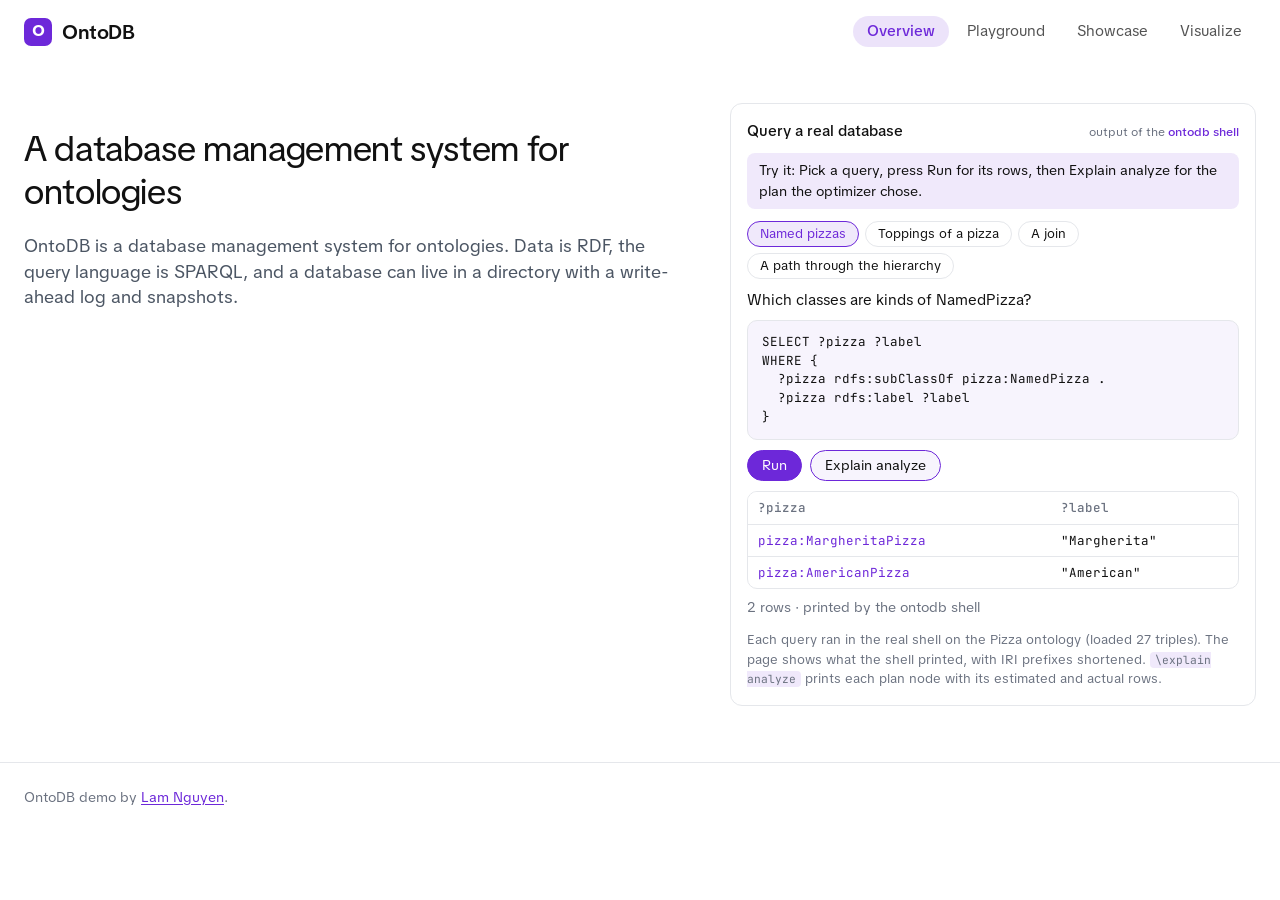
<file: index.html>
<!DOCTYPE html>
<html lang="en">
<head>
<meta charset="utf-8">
<meta name="viewport" content="width=device-width, initial-scale=1">
<link rel="preconnect" href="https://fonts.googleapis.com">
<link rel="preconnect" href="https://fonts.gstatic.com" crossorigin>
<link href="https://fonts.googleapis.com/css2?family=TikTok+Sans:wght@400;500;600;700&family=JetBrains+Mono:wght@400;500&display=swap" rel="stylesheet">
<link rel="icon" href="favicon.svg" type="image/svg+xml">
<link rel="stylesheet" href="style.css">
<title>OntoDB demo</title>
</head>
<body>
<a class="skip" href="#content">Skip to content</a>
<style>
.dsh { --dsh-acc: #6d28d9; box-sizing: border-box; max-width: 1280px; margin: 0 auto; padding: 16px 24px; display: flex; align-items: center;
  justify-content: space-between; gap: 12px 24px; flex-wrap: wrap; font-family: "TikTok Sans", system-ui, -apple-system, sans-serif; line-height: 1.4; }
.dsh a { text-decoration: none; color: inherit; }
.dsh-logo { display: flex; align-items: center; gap: 10px; font-size: 20px; font-weight: 600; letter-spacing: -0.02em; }
.dsh-mark { width: 28px; height: 28px; border-radius: 7px; background: #6d28d9; color: #fff; display: grid; place-items: center; font-size: 16px; font-weight: 700; }
.dsh-nav { display: flex; flex-wrap: wrap; gap: 4px; }
.dsh-nav a { padding: 5px 14px; border-radius: 999px; font-size: 15px; opacity: 0.72; }
.dsh-nav a:hover { opacity: 1; }
.dsh-nav a[aria-current] { opacity: 1; color: var(--dsh-acc); background: color-mix(in srgb, var(--dsh-acc) 13%, transparent); font-weight: 500; }
@media (max-width: 640px) { .dsh { padding: 12px 16px; } .dsh-nav a { padding: 4px 10px; font-size: 14px; } }
@media (prefers-color-scheme: dark) { .dsh { --dsh-acc: #a78bfa; } }
</style>
<header class="dsh">
  <a class="dsh-logo" href="index.html"><span class="dsh-mark">O</span><span>OntoDB</span></a>
  <nav class="dsh-nav" aria-label="Demos"><a href="index.html" aria-current="page">Overview</a><a href="playground.html">Playground</a><a href="showcase/">Showcase</a><a href="visualize.html">Visualize</a></nav>
</header>
<main class="wrap" id="content" style="max-width:1280px">
<section class="hero">
  <div>
    <h1>A database management system for ontologies</h1>
    <p class="lede">OntoDB is a database management system for ontologies. Data is RDF, the query language is SPARQL, and a database can live in a directory with a write-ahead log and snapshots.</p>
  </div>
  <div class="demo-card" id="demo">
    <div class="head"><h3>Query a real database</h3><span class="tag">output of the <b>ontodb shell</b></span></div>
    <p class="try">Try it: Pick a query, press Run for its rows, then Explain analyze for the plan the optimizer chose.</p>
    <div class="tabs" id="tabs" role="tablist"></div>
    <p class="q" id="question"></p>
    <pre class="sparql" id="sparql"></pre>
    <div class="actions"><button type="button" class="btn solid" id="run">Run</button><button type="button" class="btn" id="explain">Explain analyze</button></div>
    <div class="out" id="out" aria-live="polite">Press Run.</div>
    <p class="note">Each query ran in the real shell on the Pizza ontology (loaded 27 triples). The page shows what the shell printed, with IRI prefixes shortened. <code>\explain analyze</code> prints each plan node with its estimated and actual rows.</p>
  </div>
</section>
<script src="pg.js"></script>
<script src="demo.js"></script>
</main>
<footer class="site">OntoDB demo by <a href="https://lamng3.com/">Lam Nguyen</a>.</footer>
</body>
</html>
</file>
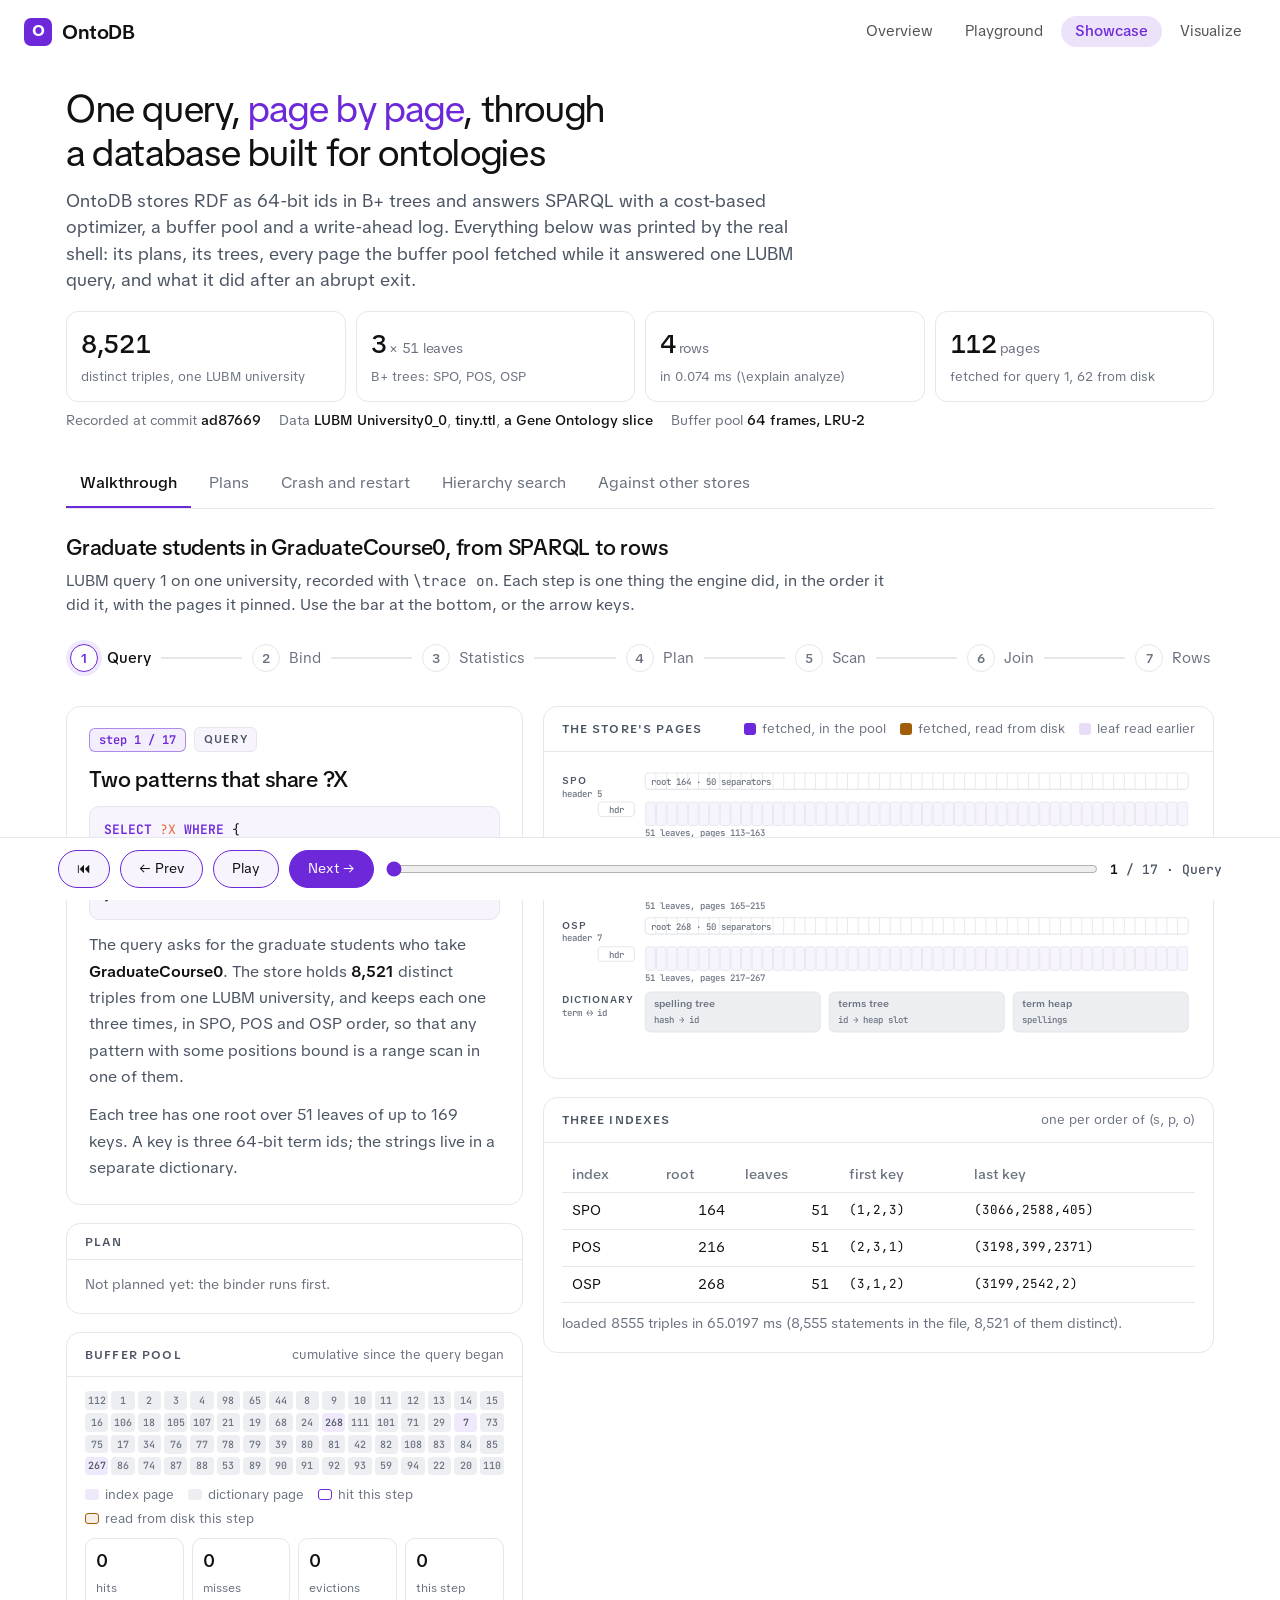
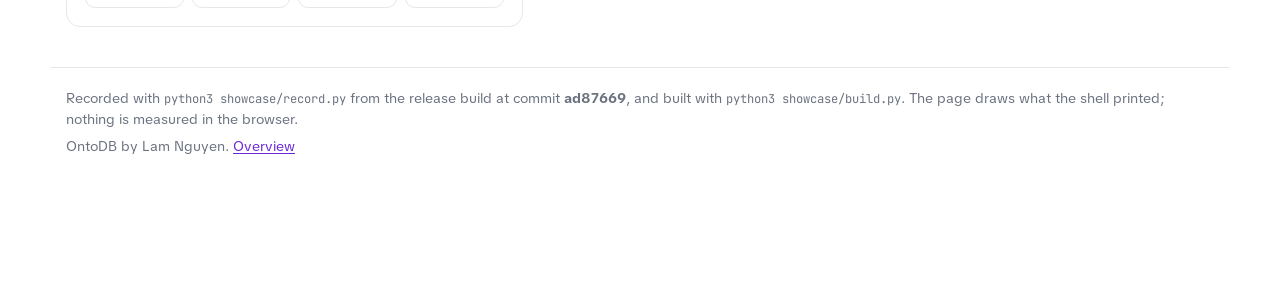
<file: showcase/index.html>
<!DOCTYPE html>
<html lang="en">
<head>
<meta charset="utf-8">
<meta name="viewport" content="width=device-width, initial-scale=1, viewport-fit=cover">
<title>OntoDB Showcase</title>
<meta name="description" content="One SPARQL query through OntoDB, page by page: dictionary lookups, the statistics pass, the plan, B+ tree scans and the buffer pool; then a crash and restart, hierarchy search, and the benchmark against other stores.">
<link rel="icon" href="data:image/svg+xml,%3Csvg xmlns='http://www.w3.org/2000/svg' viewBox='0 0 32 32'%3E%3Crect width='32' height='32' rx='7' fill='%236d28d9'/%3E%3Ctext x='16' y='22' text-anchor='middle' font-family='system-ui' font-weight='700' font-size='15' fill='white'%3EDB%3C/text%3E%3C/svg%3E">
<link rel="preconnect" href="https://fonts.googleapis.com">
<link rel="preconnect" href="https://fonts.gstatic.com" crossorigin>
<link href="https://fonts.googleapis.com/css2?family=TikTok+Sans:wght@400;500;600;700&family=JetBrains+Mono:wght@400;500;600&display=swap" rel="stylesheet">
<style>
/* Layout: the manuals' single page with tabs; the walkthrough is a stepper (notes left, the store's pages right) over a fixed control bar.
   Engines keep one hue each across every chart: OntoDB violet, then the four stores it is measured against. */
:root {
  --primary: #6d28d9; --primary-dark: #a78bfa;
  --e-ontodb: #6d28d9; --e-oxrocks: #eb6834; --e-oxmem: #2a78d6; --e-jena: #eda100; --e-sqlite: #1baf7a;
  --dict: #64748b;
}
@media (prefers-color-scheme: dark) {
  :root:not([data-theme="light"]) { --e-ontodb: #8b5cf6; --e-oxrocks: #d95926; --e-oxmem: #3987e5; --e-jena: #c98500; --e-sqlite: #199e70; --dict: #94a3b8; }
}
/* Shared by the showcases: the manuals' design, as a single page with tabs.
   Set --primary per project (and --primary-dark for dark mode) before this file. */
:root {
  --primary-5: color-mix(in srgb, var(--primary) 5%, transparent);
  --primary-10: color-mix(in srgb, var(--primary) 10%, transparent);
  --primary-15: color-mix(in srgb, var(--primary) 16%, transparent);
  --primary-50: color-mix(in srgb, var(--primary) 50%, transparent);
  --bg: #ffffff; --fg: #111111; --muted: #4b5563; --subtle: #6b7280; --faint: #9ca3af; --border: #e5e7eb;
  --ok: #1d7f47; --ok-bg: rgba(29, 127, 71, 0.1); --bad: #b42318; --bad-bg: rgba(180, 35, 24, 0.09);
  --warn: #a15c07; --warn-bg: rgba(161, 92, 7, 0.1);
  --font: "TikTok Sans", ui-sans-serif, system-ui, -apple-system, "Segoe UI", sans-serif;
  --mono: "JetBrains Mono", ui-monospace, SFMono-Regular, Menlo, monospace;
}
@media (prefers-color-scheme: dark) {
  :root:not([data-theme="light"]) {
    --primary: var(--primary-dark);
    --bg: #111214; --fg: #ececec; --muted: #b4b8bf; --subtle: #9096a0; --faint: #6b7280; --border: #2a2d33;
    --ok: #5fd08f; --ok-bg: rgba(95, 208, 143, 0.12); --bad: #ff8a80; --bad-bg: rgba(255, 138, 128, 0.12);
    --warn: #f0b252; --warn-bg: rgba(240, 178, 82, 0.12); color-scheme: dark;
  }
}
* { box-sizing: border-box; }
html { -webkit-text-size-adjust: 100%; scroll-behavior: smooth; }
body { margin: 0; background: var(--bg); color: var(--fg); font: 16px/1.55 var(--font); }
::selection { background: var(--primary-15); }
a { color: var(--primary); text-underline-offset: 0.15em; }
button, select, input { font: inherit; color: inherit; }
button:not(:disabled) { cursor: pointer; }
button:focus-visible, select:focus-visible, input:focus-visible, a:focus-visible { outline: 2px solid var(--primary); outline-offset: 2px; }
.wrap { max-width: 1180px; margin: 0 auto; padding: 0 24px; }
.mono { font-family: var(--mono); font-size: 12.5px; }
.muted { color: var(--subtle); }

header.site { display: flex; align-items: center; justify-content: space-between; gap: 24px; padding: 16px 24px; max-width: 1180px; margin: 0 auto; }
.logo { display: flex; align-items: center; gap: 10px; text-decoration: none; color: var(--fg); font-size: 22px; font-weight: 600; letter-spacing: -0.02em; }
.logo-mark { width: 30px; height: 30px; border-radius: 8px; background: var(--primary); color: var(--bg); display: grid; place-items: center; font-size: 15px; font-weight: 700; }
.logo small { font-size: 14px; font-weight: 400; color: var(--subtle); margin-left: 2px; }
nav.site { display: flex; align-items: center; gap: 22px; }
nav.site a { text-decoration: none; color: var(--fg); }
nav.site a:hover { color: var(--primary); }
nav.site a.pill { background: var(--primary-15); padding: 4px 16px; border-radius: 999px; white-space: nowrap; }

.hero { padding: 24px 0 8px; }
.hero h1 { font-size: clamp(28px, 4vw, 38px); line-height: 1.15; font-weight: 400; letter-spacing: -0.01em; margin: 0 0 14px; max-width: 40rem; }
.hero .lede { font-size: 18px; line-height: 1.45; color: var(--muted); margin: 0 0 18px; max-width: 46rem; }
.stats { display: grid; grid-template-columns: repeat(auto-fit, minmax(170px, 1fr)); gap: 10px; margin: 18px 0 8px; }
.stat { border: 1px solid var(--border); border-radius: 12px; padding: 12px 14px; }
.stat b { display: block; font-size: 26px; font-weight: 500; letter-spacing: -0.01em; font-variant-numeric: tabular-nums; }
.stat span { font-size: 13px; color: var(--subtle); }

nav.tabs { display: flex; gap: 4px; border-bottom: 1px solid var(--border); margin: 22px 0 22px; overflow-x: auto; position: sticky; top: 0; background: var(--bg); z-index: 5; }
nav.tabs button { background: none; border: 0; padding: 10px 14px; color: var(--subtle); border-bottom: 2px solid transparent; white-space: nowrap; }
nav.tabs button[aria-selected="true"] { color: var(--fg); border-bottom-color: var(--primary); font-weight: 500; }
section.tab[hidden] { display: none; }
section.tab > h2 { font-size: 22px; font-weight: 500; margin: 0 0 4px; letter-spacing: -0.01em; }
section.tab > .sub { color: var(--muted); margin: 0 0 18px; max-width: 52rem; }

.panel { border: 1px solid var(--border); border-radius: 12px; padding: 16px; min-width: 0; }
.panel h3 { font-size: 15px; font-weight: 500; margin: 0 0 4px; }
.panel .sub { font-size: 13.5px; color: var(--subtle); margin: 0 0 12px; }
.grid { display: grid; gap: 16px; }
.cols-2 { grid-template-columns: repeat(2, minmax(0, 1fr)); }
.cols-3 { grid-template-columns: repeat(3, minmax(0, 1fr)); }
@media (max-width: 860px) { .cols-2, .cols-3 { grid-template-columns: minmax(0, 1fr); } }

.controls { display: flex; flex-wrap: wrap; gap: 10px 18px; align-items: center; margin: 0 0 14px; font-size: 14px; }
.controls label { display: inline-flex; align-items: center; gap: 8px; color: var(--subtle); }
.controls select { border: 1px solid var(--border); background: transparent; border-radius: 8px; padding: 5px 8px; }
.controls input[type="range"] { accent-color: var(--primary); width: 160px; }
.controls output { color: var(--fg); min-width: 4.5em; font-variant-numeric: tabular-nums; }
.seg { display: inline-flex; gap: 6px; flex-wrap: wrap; }
.seg button { border: 1px solid var(--border); background: transparent; border-radius: 999px; padding: 2px 12px; font-size: 13.5px; }
.seg button[aria-pressed="true"] { border-color: var(--primary); background: var(--primary-10); color: var(--primary); }
.btn { border: 1px solid var(--primary); background: var(--primary-5); border-radius: 999px; padding: 4px 14px; font-size: 14px; text-decoration: none; color: var(--fg); }
.btn:hover:not(:disabled) { background: var(--primary-15); }
.btn.solid { background: var(--primary); color: var(--bg); }

.bars { display: grid; gap: 6px; }
.bar { display: grid; grid-template-columns: var(--lw, 7em) 1fr auto; gap: 10px; align-items: center; font-size: 13.5px; color: var(--subtle); }
.bar i { display: block; height: 11px; border-radius: 6px; background: var(--primary-10); position: relative; overflow: hidden; }
.bar i::after { content: ""; position: absolute; inset: 0 auto 0 0; width: var(--w); background: var(--c, var(--primary)); border-radius: 6px; transition: width 0.25s; }
.bar b { white-space: nowrap; font-weight: 500; color: var(--fg); text-align: right; font-variant-numeric: tabular-nums; }
.bar.alt { --c: var(--faint); }

svg.chart { width: 100%; height: auto; display: block; overflow: visible; }
svg.chart text { font: 11px var(--font); fill: var(--subtle); }
svg.chart .grid { stroke: var(--border); stroke-width: 1; }
svg.chart .axis { stroke: var(--faint); stroke-width: 1; }
svg.chart .line { fill: none; stroke-width: 2.2; stroke-linejoin: round; stroke-linecap: round; }
svg.chart .dot { stroke: var(--bg); stroke-width: 1.5; }
.legend { display: flex; flex-wrap: wrap; gap: 4px 14px; font-size: 12.5px; color: var(--subtle); margin-top: 8px; }
.legend span { display: inline-flex; align-items: center; gap: 6px; }
.legend i { width: 10px; height: 10px; border-radius: 3px; background: var(--c); display: inline-block; }

table { border-collapse: collapse; width: 100%; font-size: 14px; }
th, td { text-align: left; padding: 7px 10px; border-bottom: 1px solid var(--border); vertical-align: top; }
th { font-weight: 500; color: var(--subtle); white-space: nowrap; }
td.num, th.num { text-align: right; font-variant-numeric: tabular-nums; }
.scroll { overflow-x: auto; }
pre { background: var(--primary-5); border: 1px solid var(--border); border-radius: 10px; padding: 10px 12px; overflow-x: auto; font: 12.5px/1.5 var(--mono); margin: 0; white-space: pre-wrap; }
code { font-family: var(--mono); font-size: 0.9em; }
.chip { display: inline-block; font-size: 12px; padding: 1px 9px; border-radius: 999px; background: var(--primary-10); color: var(--primary); }
.chip.ok { background: var(--ok-bg); color: var(--ok); } .chip.bad { background: var(--bad-bg); color: var(--bad); }
.note { font-size: 13.5px; color: var(--subtle); margin: 12px 0 0; }
.callout { border-left: 3px solid var(--primary); background: var(--primary-5); border-radius: 0 10px 10px 0; padding: 10px 14px; font-size: 14.5px; }
.steps { display: grid; grid-template-columns: repeat(3, minmax(0, 1fr)); gap: 12px; counter-reset: s; }
@media (max-width: 860px) { .steps { grid-template-columns: minmax(0, 1fr); } }
.step { border: 1px solid var(--border); border-radius: 12px; padding: 14px 16px; counter-increment: s; }
.step::before { content: counter(s); display: inline-grid; place-items: center; width: 24px; height: 24px; border-radius: 50%; background: var(--primary); color: var(--bg); font-size: 13px; font-weight: 600; margin-bottom: 8px; }
.step h3 { font-size: 16px; font-weight: 500; margin: 0 0 4px; }
.step p { margin: 0; font-size: 14.5px; color: var(--muted); }
footer.site { max-width: 1180px; margin: 40px auto 0; padding: 20px 24px 40px; border-top: 1px solid var(--border); font-size: 13.5px; color: var(--subtle); }
footer.site p { margin: 0 0 6px; }
@media (max-width: 700px) { nav.site a:not(.pill) { display: none; } .wrap, header.site { padding-left: 16px; padding-right: 16px; } }

.btn.solid:hover:not(:disabled) { background: var(--primary); color: var(--bg); filter: brightness(1.12); }
.btn.solid:disabled { opacity: 0.5; }

:root[data-theme="dark"] {
  --primary: var(--primary-dark);
  --bg: #111214; --fg: #ececec; --muted: #b4b8bf; --subtle: #9096a0; --faint: #6b7280; --border: #2a2d33;
  --ok: #5fd08f; --ok-bg: rgba(95, 208, 143, 0.12); --bad: #ff8a80; --bad-bg: rgba(255, 138, 128, 0.12);
  --warn: #f0b252; --warn-bg: rgba(240, 178, 82, 0.12); color-scheme: dark;
  --e-ontodb: #8b5cf6; --e-oxrocks: #d95926; --e-oxmem: #3987e5; --e-jena: #c98500; --e-sqlite: #199e70; --dict: #94a3b8;
}
:root { --cur-tint: color-mix(in srgb, var(--primary) 8%, var(--bg)); --dict-10: color-mix(in srgb, var(--dict) 12%, var(--bg)); }
body::before { content: ""; position: fixed; inset: 0 0 auto; height: env(safe-area-inset-top, 0px); z-index: 10; background: var(--bg); }
.wrap, header.site, footer.site { padding-left: max(16px, env(safe-area-inset-left, 0px)); padding-right: max(16px, env(safe-area-inset-right, 0px)); }
nav.tabs { top: env(safe-area-inset-top, 0px); }
h1, h2, h3 { text-wrap: balance; }
.hero h1 em { font-style: normal; color: var(--primary); }
.hero .meta { display: flex; flex-wrap: wrap; gap: 6px 18px; font-size: 13.5px; color: var(--subtle); margin-top: 6px; }
.hero .meta b { color: var(--fg); font-weight: 500; }
.stat b small { font-size: 14px; color: var(--subtle); font-weight: 400; margin-left: 3px; }

/* Walkthrough */
.wrail { display: flex; align-items: center; margin: 4px 0 22px; overflow-x: auto; padding: 4px 2px 8px; }
.stg { display: flex; align-items: center; gap: 9px; background: none; border: 0; padding: 4px 2px; color: var(--subtle); white-space: nowrap; font-size: 14.5px; }
.stg .dot { width: 28px; height: 28px; border-radius: 50%; border: 1.5px solid var(--border); display: grid; place-items: center; font-size: 12.5px; font-weight: 600; background: var(--bg); }
.stg.past { color: var(--muted); } .stg.past .dot { background: var(--primary); border-color: var(--primary); color: var(--bg); }
.stg.on { color: var(--fg); font-weight: 500; } .stg.on .dot { border-color: var(--primary); color: var(--primary); box-shadow: 0 0 0 4px var(--primary-10); }
.rail-line { flex: 1 0 18px; height: 2px; background: var(--border); margin: 0 8px; } .rail-line.past { background: var(--primary); }
.wt { display: grid; gap: 20px; grid-template-columns: minmax(0, 1fr); margin-bottom: 40px; align-items: start; }
@media (min-width: 1000px) { .wt { grid-template-columns: minmax(0, 0.85fr) minmax(0, 1.25fr); } .w-right { position: sticky; top: calc(56px + env(safe-area-inset-top, 0px)); } }
.wside, .w-right { display: grid; gap: 18px; min-width: 0; }
.wp { background: var(--bg); border: 1px solid var(--border); border-radius: 14px; min-width: 0; }
.wph { display: flex; flex-wrap: wrap; gap: 6px 14px; align-items: center; justify-content: space-between; padding: 12px 18px; border-bottom: 1px solid var(--border); }
.wph h3 { margin: 0; font-size: 11.5px; line-height: 1; font-weight: 600; letter-spacing: 0.1em; text-transform: uppercase; color: var(--muted); }
.wph .meta { font-size: 12.5px; color: var(--subtle); margin: 0; }
.w-note { padding: 20px 22px 22px; display: grid; gap: 12px; }
.w-note .hd { display: flex; flex-wrap: wrap; gap: 8px; align-items: center; }
.wstep { font: 600 12px/1 var(--mono); color: var(--primary); background: var(--cur-tint); border: 1px solid var(--primary-50); padding: 5px 9px; border-radius: 6px; }
.wtag { font: 600 11px/1 var(--font); letter-spacing: 0.08em; text-transform: uppercase; padding: 6px 9px; border-radius: 6px; background: var(--primary-5); color: var(--muted); border: 1px solid var(--border); }
.w-note h3 { margin: 2px 0 0; font-size: 22px; line-height: 1.25; font-weight: 500; letter-spacing: -0.01em; }
.w-note p { margin: 0; font-size: 16px; line-height: 1.65; color: var(--muted); }
.w-note p b { color: var(--fg); font-weight: 600; }
.w-note code { font-size: 13.5px; color: var(--fg); background: var(--primary-5); padding: 1px 5px; border-radius: 4px; overflow-wrap: anywhere; }
.qtext { font: 13px/1.7 var(--mono); padding: 12px 14px; border-radius: 10px; background: var(--primary-5); border: 1px solid var(--border); overflow-wrap: anywhere; color: var(--fg); }
.qtext .kw { color: var(--primary); font-weight: 600; } .qtext .v { color: var(--e-oxrocks); }

/* plan tree */
.plan { padding: 14px 18px 18px; display: grid; gap: 6px; }
.pn { display: grid; gap: 4px; padding: 9px 12px; border: 1px solid var(--border); border-radius: 10px; background: var(--bg); margin-left: calc(var(--d) * 22px); position: relative; }
.pn::before { content: ""; position: absolute; left: -14px; top: -7px; bottom: 50%; width: 12px; border-left: 1.5px solid var(--border); border-bottom: 1.5px solid var(--border); border-bottom-left-radius: 6px; }
.pn[style*="--d:0"]::before { display: none; }
.pn .op { font: 600 13.5px var(--mono); } .pn .det { font: 12.5px/1.5 var(--mono); color: var(--subtle); overflow-wrap: anywhere; }
.pn .nums { display: flex; flex-wrap: wrap; gap: 6px; font-size: 12px; }
.pn .nums span { padding: 1px 8px; border-radius: 999px; border: 1px solid var(--border); color: var(--muted); font-variant-numeric: tabular-nums; }
.pn.on { border-color: var(--primary); background: var(--cur-tint); box-shadow: 0 0 0 3px var(--primary-10); }
.pn.done { border-color: var(--primary-50); }

/* buffer pool */
.bpm { padding: 14px 18px 18px; display: grid; gap: 10px; }
.frames { display: grid; grid-template-columns: repeat(16, minmax(0, 1fr)); gap: 3px; }
@media (max-width: 520px) { .frames { grid-template-columns: repeat(8, minmax(0, 1fr)); } }
.fr { aspect-ratio: 1.25; border-radius: 4px; display: grid; place-items: center; font: 500 10px var(--mono); color: var(--subtle); background: var(--dict-10); border: 1.5px solid transparent; position: relative; max-width: 100%; }
.fr.idx { background: var(--primary-10); color: var(--muted); }
.fr.hit { border-color: var(--primary); color: var(--fg); font-weight: 700; }
.fr.miss { border-color: var(--warn); background: var(--warn-bg); color: var(--fg); font-weight: 700; }
.bpm-key { display: flex; flex-wrap: wrap; gap: 4px 14px; font-size: 12.5px; color: var(--subtle); }
.bpm-key span { display: inline-flex; align-items: center; gap: 6px; }
.bpm-key i { width: 14px; height: 11px; border-radius: 3px; display: inline-block; background: var(--c); border: 1.5px solid var(--b, transparent); }
.counts { display: grid; grid-template-columns: repeat(4, minmax(0, 1fr)); gap: 8px; }
.counts div { border: 1px solid var(--border); border-radius: 10px; padding: 7px 10px; }
.counts b { display: block; font-size: 19px; font-weight: 500; font-variant-numeric: tabular-nums; }
.counts span { font-size: 12px; color: var(--subtle); }
.evlist { font: 12px/1.6 var(--mono); color: var(--subtle); }

/* the store */
.store { padding: 12px 18px 16px; overflow-x: auto; }
.store svg { display: block; width: 100%; min-width: 560px; height: auto; font-family: var(--font); }
.store text { font: 500 11px var(--font); fill: var(--subtle); }
.store text.lbl { font: 600 11.5px var(--font); letter-spacing: 0.08em; fill: var(--muted); }
.store text.pg { font: 500 10px var(--mono); fill: var(--subtle); }
.store .node { fill: var(--bg); stroke: var(--border); stroke-width: 1.2; }
.store .leaf { fill: var(--primary-5); stroke: var(--border); stroke-width: 1; }
.store .leaf.seen { fill: var(--primary-15); }
.store .on { fill: var(--primary); stroke: var(--primary); }
.store .on.miss { fill: var(--warn); stroke: var(--warn); }
.store .sep { stroke: var(--border); stroke-width: 1; }
.store .path { fill: none; stroke: var(--primary); stroke-width: 1.8; }
.store .path.miss { stroke: var(--warn); }
.store .dim { opacity: 0.45; }
.store .dnode { fill: var(--dict-10); stroke: var(--border); stroke-width: 1.2; }
.store .dnode.on { fill: var(--dict); stroke: var(--dict); }
.store text.on { fill: var(--bg); stroke: none; }
.detail { padding: 14px 18px 18px; display: grid; gap: 10px; }
.keys { width: 100%; font: 12.5px/1.45 var(--mono); border-collapse: collapse; }
.keys td, .keys th { padding: 4px 8px; border-bottom: 1px solid var(--border); white-space: nowrap; }
.keys th { font: 600 11px var(--font); letter-spacing: 0.06em; text-transform: uppercase; color: var(--subtle); }
.keys tr.found td { background: var(--ok-bg); color: var(--fg); font-weight: 600; }
.keys tr.gap td { color: var(--faint); font-style: italic; font-family: var(--font); }
.keys td.n { color: var(--faint); text-align: right; }
.chain { display: grid; gap: 10px; }
.link { display: grid; gap: 6px; }
.link .what { font-size: 13px; color: var(--muted); } .link .what b { color: var(--fg); font-weight: 600; }
.pages { display: flex; flex-wrap: wrap; align-items: center; gap: 6px; font: 12px var(--mono); }
.pg { padding: 3px 9px; border-radius: 7px; border: 1.5px solid var(--primary); background: var(--cur-tint); color: var(--fg); }
.pg.miss { border-color: var(--warn); background: var(--warn-bg); }
.pg.d { border-color: var(--dict); background: var(--dict-10); }
.pg small { color: var(--subtle); font-family: var(--font); margin-right: 4px; }
.arr { color: var(--faint); }
.result { padding: 10px 12px; border-radius: 10px; background: var(--ok-bg); font: 600 13px/1.5 var(--mono); color: var(--fg); overflow-wrap: anywhere; }
.wlegend { display: flex; flex-wrap: wrap; gap: 4px 14px; font-size: 12.5px; color: var(--subtle); }
.wlegend span { display: inline-flex; align-items: center; gap: 6px; }
.wlegend i { width: 12px; height: 12px; border-radius: 3px; display: inline-block; background: var(--c); }

.wbar { position: fixed; left: 0; right: 0; bottom: 0; z-index: 20; background: var(--bg); border-top: 1px solid var(--border); padding: 12px max(16px, env(safe-area-inset-right, 0px)) calc(12px + env(safe-area-inset-bottom, 0px)) max(16px, env(safe-area-inset-left, 0px)); }
.wbar-in { max-width: 1180px; margin: 0 auto; padding: 0 8px; display: flex; flex-wrap: wrap; gap: 8px 10px; align-items: center; }
.wbar .btn { height: 38px; display: inline-flex; align-items: center; padding: 0 18px; border-radius: 999px; }
#wscrub { flex: 1 1 200px; min-width: 0; accent-color: var(--primary); }
.wctr { font: 500 13px var(--mono); color: var(--muted); white-space: nowrap; } .wctr b { color: var(--fg); }
body.stepping { padding-bottom: 80px; }

/* Plans */
.qlist { display: grid; gap: 6px; align-content: start; }
.qbtn { display: grid; grid-template-columns: 3.2em minmax(0, 1fr) auto; gap: 10px; align-items: center; text-align: left; padding: 8px 12px; border: 1px solid var(--border); border-radius: 10px; background: var(--bg); font-size: 13.5px; }
.qbtn b { font: 600 13px var(--mono); } .qbtn span { color: var(--subtle); overflow: hidden; text-overflow: ellipsis; white-space: nowrap; }
.qbtn em { font-style: normal; font: 500 12px var(--mono); color: var(--muted); }
.qbtn[aria-pressed="true"] { border-color: var(--primary); background: var(--primary-5); }
.qbtn.zero em { color: var(--faint); }
.plans { grid-template-columns: minmax(0, 0.8fr) minmax(0, 1.5fr); align-items: start; }
@media (max-width: 860px) { .plans { grid-template-columns: minmax(0, 1fr); } }

/* Crash and restart */
.rgrid { grid-template-columns: minmax(0, 1fr) minmax(0, 1fr); align-items: start; }
@media (max-width: 900px) { .rgrid { grid-template-columns: minmax(0, 1fr); } }
.term { font: 12.5px/1.6 var(--mono); background: var(--primary-5); border: 1px solid var(--border); border-radius: 12px; padding: 12px 14px; display: grid; gap: 10px; max-height: 560px; overflow: auto; }
.term .cmd { color: var(--fg); overflow-wrap: anywhere; } .term .cmd::before { content: "OntoDB> "; color: var(--primary); font-weight: 600; }
.term .cmd.sh::before { content: "$ "; }
.term .out { color: var(--subtle); white-space: pre-wrap; overflow-wrap: anywhere; }
.term .blk { display: grid; gap: 2px; padding: 6px 8px; border-radius: 8px; }
.term .blk.on { background: var(--bg); box-shadow: 0 0 0 1.5px var(--primary); }
.term .blk.later { display: none; }
.term .out.warn { color: var(--warn); }
.files { display: grid; gap: 10px; }
.file { display: grid; grid-template-columns: 6.5em minmax(0, 1fr) 6em; gap: 10px; align-items: center; font-size: 13.5px; }
.file b { font: 600 13px var(--mono); } .file span { text-align: right; font: 500 12.5px var(--mono); color: var(--muted); font-variant-numeric: tabular-nums; }
.file i { display: block; height: 12px; border-radius: 6px; background: var(--primary-10); position: relative; overflow: hidden; }
.file i::after { content: ""; position: absolute; inset: 0 auto 0 0; width: var(--w); background: var(--c, var(--primary)); border-radius: 6px; transition: width 0.3s; }
.tape { display: flex; flex-wrap: wrap; gap: 3px; }
.rec { width: 13px; height: 18px; border-radius: 3px; background: var(--c); position: relative; }
.rec.cut { background: repeating-linear-gradient(135deg, var(--bad) 0 3px, transparent 3px 6px); outline: 1.5px solid var(--bad); }
.rec.dropped { opacity: 0.35; outline: 1.5px dashed var(--bad); outline-offset: 1px; }
.recs { font: 12px/1.55 var(--mono); display: grid; gap: 1px; max-height: 260px; overflow: auto; }
.recs div { display: grid; grid-template-columns: 4.5em 3.5em 5.5em minmax(0, 1fr); gap: 8px; padding: 1px 6px; border-radius: 4px; }
.recs div span:last-child { overflow: hidden; text-overflow: ellipsis; white-space: nowrap; color: var(--subtle); }
.recs div.dropped { background: var(--bad-bg); text-decoration: line-through; color: var(--bad); }
.rnav { display: flex; flex-wrap: wrap; gap: 8px; align-items: center; margin-bottom: 14px; }
.rdots { display: flex; gap: 5px; flex-wrap: wrap; }
.rdots button { border: 1px solid var(--border); background: var(--bg); border-radius: 999px; font-size: 12.5px; padding: 3px 10px; color: var(--muted); }
.rdots button[aria-pressed="true"] { border-color: var(--primary); background: var(--primary-10); color: var(--primary); }
.rdots button.past { color: var(--fg); }

/* Hierarchy */
.hits { display: grid; gap: 4px; font-size: 13.5px; }
.hit { display: grid; grid-template-columns: 3.4em minmax(0, 1fr); gap: 10px; align-items: center; }
.hit .sc { font: 500 12.5px var(--mono); color: var(--muted); text-align: right; font-variant-numeric: tabular-nums; }
.hit .nm { position: relative; padding: 4px 8px; border-radius: 6px; overflow: hidden; overflow-wrap: anywhere; }
.hit .nm::before { content: ""; position: absolute; inset: 0 auto 0 0; width: var(--w); background: var(--primary-10); z-index: -1; }
.hit .nm small { color: var(--faint); font-family: var(--mono); margin-left: 6px; }
.hit .nm { isolation: isolate; }
.cls { list-style: none; margin: 0; padding: 0; display: grid; gap: 3px; font-size: 13.5px; }
.cls li { display: flex; gap: 10px; justify-content: space-between; padding: 3px 8px; border-radius: 6px; }
.cls li:nth-child(odd) { background: var(--primary-5); }
.cls li small { font: 11.5px var(--mono); color: var(--faint); white-space: nowrap; }
.big { font-size: 30px; font-weight: 500; letter-spacing: -0.01em; font-variant-numeric: tabular-nums; }
.big small { font-size: 14px; color: var(--subtle); font-weight: 400; margin-left: 6px; }

/* Benchmarks */
.dots svg { display: block; width: 100%; height: auto; overflow: visible; }
.dots text { font: 11.5px var(--font); fill: var(--subtle); }
.dots text.q { font: 600 12px var(--mono); fill: var(--fg); }
.dots text.q.zero { fill: var(--faint); font-weight: 500; }
.dots .grid { stroke: var(--border); } .dots .lane { stroke: var(--border); stroke-dasharray: 2 3; }
.dots circle { stroke: var(--bg); stroke-width: 2; }
.dots circle.ring { fill: var(--bg); stroke-width: 2; }
.tip { position: fixed; pointer-events: none; background: var(--fg); color: var(--bg); font-size: 12.5px; padding: 6px 9px; border-radius: 6px; z-index: 30; display: none; max-width: 300px; }
details.tbl { margin-top: 12px; } details.tbl summary { cursor: pointer; color: var(--primary); font-size: 14px; }
details.tbl .scroll { margin-top: 8px; }
td.best { font-weight: 600; color: var(--fg); }
.legend i { border-radius: 50%; }
</style>
</head>
<body>
<style>
.dsh { --dsh-acc: #6d28d9; box-sizing: border-box; max-width: 1280px; margin: 0 auto; padding: 16px 24px; display: flex; align-items: center;
  justify-content: space-between; gap: 12px 24px; flex-wrap: wrap; font-family: "TikTok Sans", system-ui, -apple-system, sans-serif; line-height: 1.4; }
.dsh a { text-decoration: none; color: inherit; }
.dsh-logo { display: flex; align-items: center; gap: 10px; font-size: 20px; font-weight: 600; letter-spacing: -0.02em; }
.dsh-mark { width: 28px; height: 28px; border-radius: 7px; background: #6d28d9; color: #fff; display: grid; place-items: center; font-size: 16px; font-weight: 700; }
.dsh-nav { display: flex; flex-wrap: wrap; gap: 4px; }
.dsh-nav a { padding: 5px 14px; border-radius: 999px; font-size: 15px; opacity: 0.72; }
.dsh-nav a:hover { opacity: 1; }
.dsh-nav a[aria-current] { opacity: 1; color: var(--dsh-acc); background: color-mix(in srgb, var(--dsh-acc) 13%, transparent); font-weight: 500; }
@media (max-width: 640px) { .dsh { padding: 12px 16px; } .dsh-nav a { padding: 4px 10px; font-size: 14px; } }
@media (prefers-color-scheme: dark) { .dsh { --dsh-acc: #a78bfa; } }
</style>
<header class="dsh">
  <a class="dsh-logo" href="../index.html"><span class="dsh-mark">O</span><span>OntoDB</span></a>
  <nav class="dsh-nav" aria-label="Demos"><a href="../index.html">Overview</a><a href="../playground.html">Playground</a><a href="../showcase/" aria-current="page">Showcase</a><a href="../visualize.html">Visualize</a></nav>
</header>
<main class="wrap">
  <section class="hero">
    <h1>One query, <em>page by page</em>, through a database built for ontologies</h1>
    <p class="lede">OntoDB stores RDF as 64-bit ids in B+ trees and answers SPARQL with a cost-based optimizer, a buffer pool and a write-ahead log. Everything below was printed by the real shell: its plans, its trees, every page the buffer pool fetched while it answered one LUBM query, and what it did after an abrupt exit.</p>
    <div class="stats" id="stats"></div>
    <div class="meta" id="meta"></div>
  </section>
  <nav class="tabs" role="tablist">
    <button type="button" data-tab="walk" role="tab">Walkthrough</button>
    <button type="button" data-tab="plans" role="tab">Plans</button>
    <button type="button" data-tab="crash" role="tab">Crash and restart</button>
    <button type="button" data-tab="hierarchy" role="tab">Hierarchy search</button>
    <button type="button" data-tab="bench" role="tab">Against other stores</button>
  </nav>

  <section class="tab" id="tab-walk">
    <h2>Graduate students in GraduateCourse0, from SPARQL to rows</h2>
    <p class="sub">LUBM query 1 on one university, recorded with <code>\trace on</code>. Each step is one thing the engine did, in the order it did it, with the pages it pinned. Use the bar at the bottom, or the arrow keys.</p>
    <nav class="wrail" id="wrail" aria-label="Stages"></nav>
    <div class="wt">
      <div class="wside">
        <section class="wp w-note" id="wnote" aria-live="polite"></section>
        <section class="wp">
          <div class="wph"><h3>Plan</h3><span class="meta" id="plan-m"></span></div>
          <div class="plan" id="wplan"></div>
        </section>
        <section class="wp">
          <div class="wph"><h3>Buffer pool</h3><span class="meta" id="bpm-m"></span></div>
          <div class="bpm" id="wbpm"></div>
        </section>
      </div>
      <div class="w-right">
        <section class="wp">
          <div class="wph"><h3>The store's pages</h3><div class="wlegend" id="store-key"></div></div>
          <div class="store" id="wstore"></div>
        </section>
        <section class="wp">
          <div class="wph"><h3 id="detail-h">Detail</h3><span class="meta" id="detail-m"></span></div>
          <div class="detail" id="wdetail"></div>
        </section>
      </div>
    </div>
    <div class="wbar" id="wbar" hidden><div class="wbar-in">
      <button class="btn" id="wfirst" aria-label="First step">⏮</button>
      <button class="btn" id="wprev">← Prev</button>
      <button class="btn" id="wplay">Play</button>
      <button class="btn solid" id="wnext">Next →</button>
      <input type="range" id="wscrub" min="0" max="0" value="0" aria-label="Step">
      <span class="wctr" id="wctr"></span>
    </div></div>
  </section>

  <section class="tab" id="tab-plans" hidden>
    <h2>What the optimizer chose for each LUBM query</h2>
    <p class="sub">The fourteen LUBM queries under <code>\explain analyze</code> on the same university: each operator with the rows the optimizer estimated and the rows it produced. OntoDB does not do RDFS inference yet, so queries that rely on the class hierarchy return no rows here; LUBM's own note for each query says what it assumes.</p>
    <div class="grid plans">
      <div class="qlist" id="qlist"></div>
      <div class="panel" id="qplan"></div>
    </div>
  </section>

  <section class="tab" id="tab-crash" hidden>
    <h2>A database directory survives an abrupt exit</h2>
    <p class="sub"><code>ontodb mydb</code> runs each statement as a transaction and forces its log records to <code>mydb/wal</code> before the prompt returns. <code>\checkpoint</code> writes a snapshot and resets the log. Here the shell exits with <code>\crash</code>, which flushes nothing, and the last 10 bytes of the log are cut off by hand to stand in for a write the disk never finished.</p>
    <div class="rnav">
      <button class="btn" id="rprev">← Prev</button>
      <button class="btn solid" id="rnext">Next →</button>
      <div class="rdots" id="rdots"></div>
    </div>
    <div class="grid rgrid">
      <div class="term" id="rterm"></div>
      <div class="grid">
        <div class="callout" id="rnote"></div>
        <div class="panel">
          <h3>On disk</h3>
          <p class="sub">The two files in <code>mydb/</code>, to scale.</p>
          <div class="files" id="rfiles"></div>
        </div>
        <div class="panel">
          <h3>Log records</h3>
          <p class="sub" id="rwal-sub"></p>
          <div class="tape" id="rtape"></div>
          <div class="wlegend" id="rkey" style="margin:10px 0"></div>
          <div class="recs" id="rrecs"></div>
        </div>
      </div>
    </div>
  </section>

  <section class="tab" id="tab-hierarchy" hidden>
    <h2>Everything under a class is a range scan</h2>
    <p class="sub">On a slice of the Gene Ontology, <code>\hindex build</code> numbers the class hierarchy so that each class owns a few integer intervals, kept in a B+ tree. "Every class at or below C" becomes one range scan per interval. The same intervals can restrict a vector search to the classes under C.</p>
    <div class="grid cols-2" id="hgrid"></div>
  </section>

  <section class="tab" id="tab-bench" hidden>
    <h2>OntoDB against Oxigraph, Jena and SQLite</h2>
    <p class="sub" id="bench-sub"></p>
    <div class="grid">
      <div class="panel">
        <h3>LUBM(10), query latency</h3>
        <p class="sub">Mean time per query, log scale; lower is better. 1.3 million triples. Queries that return no rows rely on inference that none of these runs did.</p>
        <div class="dots" id="bq"></div>
        <details class="tbl"><summary>Show the table</summary><div class="scroll" id="bq-t"></div></details>
      </div>
      <div class="grid cols-2">
        <div class="panel">
          <h3>Instances of a class and its subclasses</h3>
          <p class="sub">Gene Ontology, 200,000 entities; 30 classes per bucket of descendant count. OntoDB as ids (the ring) and as strings, which is what the others return.</p>
          <div class="dots" id="bgo"></div>
          <details class="tbl"><summary>Show the table</summary><div class="scroll" id="bgo-t"></div></details>
        </div>
        <div class="panel">
          <h3>Lookups per second, by threads</h3>
          <p class="sub">The <code>(s,.,.)</code> and <code>(s,p,.)</code> lookups on LUBM(10), 3 seconds per cell. The machine has 8 performance cores.</p>
          <div id="bconc"></div>
          <details class="tbl"><summary>Show the table</summary><div class="scroll" id="bconc-t"></div></details>
        </div>
      </div>
      <div class="panel">
        <h3>Loading LUBM(10)</h3>
        <p class="sub">OntoDB is the slowest to load and the second largest in memory: it builds three B+ trees and the dictionary from one pass over the file.</p>
        <div class="scroll" id="bload"></div>
      </div>
    </div>
  </section>
</main>
<footer class="site" id="foot"></footer>
<div class="tip" id="tip"></div>
<script id="data" type="application/json">{"commit":"ad87669","walk":{"query":"PREFIX rdf: <http://www.w3.org/1999/02/22-rdf-syntax-ns#> PREFIX ub: <http://www.lehigh.edu/~zhp2/2004/0401/univ-bench.owl#> SELECT ?X WHERE { ?X rdf:type ub:GraduateStudent . ?X ub:takesCourse <http://www.Department0.University0.edu/GraduateCourse0> }","loaded":"loaded 8555 triples in 65.0197 ms","plan":{"plan":{"op":"Projection","detail":"[?X]","est":4,"actual":4,"kids":[{"op":"IndexNestedLoopJoin","detail":"","est":4,"actual":4,"kids":[{"op":"TripleScan","detail":"{?X <http://www.lehigh.edu/~zhp2/2004/0401/univ-bench.owl#takesCourse> <http://www.Department0.University0.edu/GraduateCourse0>}","est":4,"actual":4,"kids":[]},{"op":"TripleScan","detail":"{?X <http://www.w3.org/1999/02/22-rdf-syntax-ns#type> <http://www.lehigh.edu/~zhp2/2004/0401/univ-bench.owl#GraduateStudent>}","est":146,"actual":null,"kids":[]}]}]},"ms":0.074},"rows":"?X\n<http://www.Department0.University0.edu/GraduateStudent44>\n<http://www.Department0.University0.edu/GraduateStudent101>\n<http://www.Department0.University0.edu/GraduateStudent124>\n<http://www.Department0.University0.edu/GraduateStudent142>\n(4 rows)","trees":{"spo":{"root":164,"levels":[[{"page":164,"leaf":false,"seps":[[95,8,3078],[175,22,179],[252,17,257],[324,30,31],[400,2,3129],[467,417,275],[530,2,413],[593,417,65],[653,417,129],[713,417,148],[776,8,777],[839,2,413],[902,2,413],[965,30,31],[1025,417,360],[1085,430,324],[1145,417,367],[1208,8,1209],[1268,417,291],[1331,30,31],[1391,417,217],[1457,8,1458],[1517,28,1519],[1577,430,244],[1640,2,413],[1700,415,10],[1760,417,359],[1820,415,10],[1883,417,216],[1949,8,1950],[2012,415,10],[2072,2,7],[2135,415,10],[2198,2,7],[2261,417,66],[2324,417,197],[2386,417,369],[2453,2,3197],[2515,30,31],[2577,2,2575],[2647,2588,2507],[2689,8,2612],[2732,2588,2218],[2780,8,2614],[2826,2,2586],[2869,8,2602],[2913,2588,2035],[2956,2588,244],[3002,2,2586],[3035,8,2594]]}],[{"page":113,"leaf":true,"count":169,"first":[1,2,3],"last":[95,2,3067]},{"page":114,"leaf":true,"count":169,"first":[95,8,3078],"last":[175,17,178]},{"page":115,"leaf":true,"count":169,"first":[175,22,179],"last":[252,17,256]},{"page":116,"leaf":true,"count":169,"first":[252,17,257],"last":[324,28,333]},{"page":117,"leaf":true,"count":169,"first":[324,30,31],"last":[399,8,3127]},{"page":118,"leaf":true,"count":169,"first":[400,2,3129],"last":[467,417,177]},{"page":119,"leaf":true,"count":169,"first":[467,417,275],"last":[527,417,275]},{"page":120,"leaf":true,"count":169,"first":[530,2,413],"last":[593,415,10]},{"page":121,"leaf":true,"count":169,"first":[593,417,65],"last":[653,415,10]},{"page":122,"leaf":true,"count":169,"first":[653,417,129],"last":[713,417,36]},{"page":123,"leaf":true,"count":169,"first":[713,417,148],"last":[776,2,413]},{"page":124,"leaf":true,"count":169,"first":[776,8,777],"last":[836,417,360]},{"page":125,"leaf":true,"count":169,"first":[839,2,413],"last":[899,430,93]},{"page":126,"leaf":true,"count":169,"first":[902,2,413],"last":[965,28,967]},{"page":127,"leaf":true,"count":169,"first":[965,30,31],"last":[1025,417,307]},{"page":128,"leaf":true,"count":169,"first":[1025,417,360],"last":[1085,417,139]},{"page":129,"leaf":true,"count":169,"first":[1085,430,324],"last":[1145,417,299]},{"page":130,"leaf":true,"count":169,"first":[1145,417,367],"last":[1208,2,413]},{"page":131,"leaf":true,"count":169,"first":[1208,8,1209],"last":[1268,417,246]},{"page":132,"leaf":true,"count":169,"first":[1268,417,291],"last":[1331,28,1333]},{"page":133,"leaf":true,"count":169,"first":[1331,30,31],"last":[1391,417,168]},{"page":134,"leaf":true,"count":169,"first":[1391,417,217],"last":[1457,2,413]},{"page":135,"leaf":true,"count":169,"first":[1457,8,1458],"last":[1517,8,1518]},{"page":136,"leaf":true,"count":169,"first":[1517,28,1519],"last":[1577,417,391]},{"page":137,"leaf":true,"count":169,"first":[1577,430,244],"last":[1637,430,93]},{"page":138,"leaf":true,"count":169,"first":[1640,2,413],"last":[1700,30,31]},{"page":139,"leaf":true,"count":169,"first":[1700,415,10],"last":[1760,417,186]},{"page":140,"leaf":true,"count":169,"first":[1760,417,359],"last":[1820,30,31]},{"page":141,"leaf":true,"count":169,"first":[1820,415,10],"last":[1883,417,196]},{"page":142,"leaf":true,"count":169,"first":[1883,417,216],"last":[1949,2,413]},{"page":143,"leaf":true,"count":169,"first":[1949,8,1950],"last":[2012,30,31]},{"page":144,"leaf":true,"count":169,"first":[2012,415,10],"last":[2069,3198,106]},{"page":145,"leaf":true,"count":169,"first":[2072,2,7],"last":[2135,30,31]},{"page":146,"leaf":true,"count":169,"first":[2135,415,10],"last":[2195,430,14],"keys":[[2135,415,10],[2135,417,37],[2135,417,140],[2135,430,43],[2138,2,7],[2139,2,2013],[2139,8,2140],[2139,22,2142],[2139,28,2141],[2139,30,31],[2139,415,10],[2139,417,131],[2139,417,256],[2139,417,369],[2139,430,252],[2142,2,7],[2143,2,2013],[2143,2,3197],[2143,8,2144],[2143,22,2146],[2143,28,2145],[2143,30,31],[2143,415,10],[2143,417,131],[2143,417,228],[2143,417,393],[2143,430,289],[2143,3198,196],[2146,2,7],[2147,2,2013],[2147,2,3199],[2147,8,2148],[2147,22,277],[2147,28,2149],[2147,30,31],[2147,415,10],[2147,417,308],[2147,430,233],[2150,2,2013],[2150,8,2151],[2150,22,2153],[2150,28,2152],[2150,30,31],[2150,415,10],[2150,417,77],[2150,430,146],[2153,2,7],[2154,2,2013],[2154,8,2155],[2154,22,410],[2154,28,2156],[2154,30,31],[2154,415,10],[2154,417,150],[2154,417,257],[2154,430,43],[2157,2,2013],[2157,2,3199],[2157,8,2158],[2157,22,2160],[2157,28,2159],[2157,30,31],[2157,415,10],[2157,417,108],[2157,417,350],[2157,430,233],[2160,2,7],[2161,2,2013],[2161,2,3199],[2161,8,2162],[2161,22,2084],[2161,28,2163],[2161,30,31],[2161,415,10],[2161,417,328],[2161,417,339],[2161,417,386],[2161,430,223],[2164,2,2013],[2164,8,2165],[2164,22,2167],[2164,28,2166],[2164,30,31],[2164,415,10],[2164,417,140],[2164,417,386],[2164,430,193],[2167,2,7],[2168,2,2013],[2168,8,2169],[2168,22,160],[2168,28,2170],[2168,30,31],[2168,415,10],[2168,417,58],[2168,417,401],[2168,430,334],[2171,2,2013],[2171,2,3199],[2171,8,2172],[2171,22,2174],[2171,28,2173],[2171,30,31],[2171,415,10],[2171,417,408],[2171,430,305],[2174,2,7],[2175,2,2013],[2175,2,3197],[2175,8,2176],[2175,22,2178],[2175,28,2177],[2175,30,31],[2175,415,10],[2175,417,58],[2175,430,175],[2175,3198,117],[2178,2,7],[2179,2,2013],[2179,8,2180],[2179,22,2182],[2179,28,2181],[2179,30,31],[2179,415,10],[2179,417,19],[2179,417,140],[2179,417,308],[2179,430,204],[2182,2,7],[2183,2,2013],[2183,8,2184],[2183,22,2186],[2183,28,2185],[2183,30,31],[2183,415,10],[2183,417,97],[2183,417,150],[2183,430,156],[2186,2,7],[2187,2,2013],[2187,2,3197],[2187,8,2188],[2187,22,2190],[2187,28,2189],[2187,30,31],[2187,415,10],[2187,417,187],[2187,430,252],[2187,3198,360],[2190,2,7],[2191,2,2013],[2191,8,2192],[2191,22,2194],[2191,28,2193],[2191,30,31],[2191,415,10],[2191,417,218],[2191,417,256],[2191,417,401],[2191,430,289],[2194,2,7],[2195,2,2013],[2195,8,2196],[2195,22,2198],[2195,28,2197],[2195,30,31],[2195,415,10],[2195,417,377],[2195,430,14]]},{"page":147,"leaf":true,"count":169,"first":[2198,2,7],"last":[2261,415,10]},{"page":148,"leaf":true,"count":169,"first":[2261,417,66],"last":[2324,417,57]},{"page":149,"leaf":true,"count":169,"first":[2324,417,197],"last":[2386,415,10]},{"page":150,"leaf":true,"count":169,"first":[2386,417,369],"last":[2453,2,2013],"keys":[[2386,417,369],[2386,430,282],[2389,2,7],[2390,2,2013],[2390,2,3199],[2390,8,2391],[2390,22,2393],[2390,28,2392],[2390,30,31],[2390,415,10],[2390,417,400],[2390,430,34],[2393,2,7],[2394,2,2013],[2394,8,2395],[2394,22,2397],[2394,28,2396],[2394,30,31],[2394,415,10],[2394,417,237],[2394,417,267],[2394,417,339],[2394,430,314],[2397,2,7],[2398,2,2013],[2398,8,2399],[2398,22,121],[2398,28,2400],[2398,30,31],[2398,415,10],[2398,417,57],[2398,430,146],[2401,2,2013],[2401,8,2402],[2401,22,2404],[2401,28,2403],[2401,30,31],[2401,415,10],[2401,417,19],[2401,417,401],[2401,430,93],[2404,2,7],[2405,2,2013],[2405,8,2406],[2405,22,2408],[2405,28,2407],[2405,30,31],[2405,415,10],[2405,417,361],[2405,430,184],[2408,2,7],[2409,2,2013],[2409,8,2410],[2409,22,2412],[2409,28,2411],[2409,30,31],[2409,415,10],[2409,417,118],[2409,430,244],[2412,2,7],[2413,2,2013],[2413,2,3199],[2413,8,2414],[2413,22,2416],[2413,28,2415],[2413,30,31],[2413,415,10],[2413,417,76],[2413,417,198],[2413,417,408],[2413,430,334],[2416,2,7],[2417,2,2013],[2417,2,3199],[2417,8,2418],[2417,22,2420],[2417,28,2419],[2417,30,31],[2417,415,10],[2417,417,300],[2417,430,193],[2420,2,7],[2421,2,2013],[2421,8,2422],[2421,22,2424],[2421,28,2423],[2421,30,31],[2421,415,10],[2421,417,130],[2421,430,273],[2424,2,7],[2425,2,2013],[2425,8,2426],[2425,22,2428],[2425,28,2427],[2425,30,31],[2425,415,10],[2425,417,20],[2425,417,141],[2425,417,218],[2425,430,193],[2428,2,7],[2429,2,2013],[2429,8,2430],[2429,22,2432],[2429,28,2431],[2429,30,31],[2429,415,10],[2429,417,151],[2429,430,184],[2432,2,7],[2433,2,2013],[2433,2,3197],[2433,8,2434],[2433,22,2436],[2433,28,2435],[2433,30,31],[2433,415,10],[2433,417,401],[2433,430,214],[2433,3198,206],[2436,2,7],[2437,2,2013],[2437,2,3197],[2437,8,2438],[2437,22,2440],[2437,28,2439],[2437,30,31],[2437,415,10],[2437,417,178],[2437,417,207],[2437,430,73],[2437,3198,18],[2440,2,7],[2441,2,2013],[2441,8,2442],[2441,22,2444],[2441,28,2443],[2441,30,31],[2441,415,10],[2441,417,119],[2441,417,131],[2441,430,305],[2444,2,7],[2445,2,2013],[2445,2,3199],[2445,8,2446],[2445,22,2448],[2445,28,2447],[2445,30,31],[2445,415,10],[2445,417,218],[2445,417,247],[2445,430,214],[2448,2,7],[2449,2,2013],[2449,2,3197],[2449,8,2450],[2449,22,2452],[2449,28,2451],[2449,30,31],[2449,415,10],[2449,417,178],[2449,417,257],[2449,417,318],[2449,430,165],[2449,3198,226],[2452,2,7],[2453,2,2013]]},{"page":151,"leaf":true,"count":169,"first":[2453,2,3197],"last":[2515,28,2517],"keys":[[2453,2,3197],[2453,8,2454],[2453,22,2456],[2453,28,2455],[2453,30,31],[2453,415,10],[2453,417,76],[2453,417,119],[2453,417,408],[2453,430,63],[2453,3198,327],[2456,2,7],[2457,2,2013],[2457,8,2458],[2457,22,2460],[2457,28,2459],[2457,30,31],[2457,415,10],[2457,417,37],[2457,417,98],[2457,430,73],[2460,2,7],[2461,2,2013],[2461,8,2462],[2461,22,180],[2461,28,2463],[2461,30,31],[2461,415,10],[2461,417,292],[2461,417,369],[2461,430,262],[2464,2,2013],[2464,2,3199],[2464,8,2465],[2464,22,2467],[2464,28,2466],[2464,30,31],[2464,415,10],[2464,417,20],[2464,417,308],[2464,430,184],[2467,2,7],[2468,2,2013],[2468,8,2469],[2468,22,2471],[2468,28,2470],[2468,30,31],[2468,415,10],[2468,417,256],[2468,417,286],[2468,417,350],[2468,430,314],[2471,2,7],[2472,2,2013],[2472,8,2473],[2472,22,2475],[2472,28,2474],[2472,30,31],[2472,415,10],[2472,417,308],[2472,430,297],[2475,2,7],[2476,2,2013],[2476,8,2477],[2476,22,2479],[2476,28,2478],[2476,30,31],[2476,415,10],[2476,417,393],[2476,430,297],[2479,2,7],[2480,2,2013],[2480,2,3199],[2480,8,2481],[2480,22,2483],[2480,28,2482],[2480,30,31],[2480,415,10],[2480,417,141],[2480,430,43],[2483,2,7],[2484,2,2013],[2484,2,3199],[2484,8,2485],[2484,22,2487],[2484,28,2486],[2484,30,31],[2484,415,10],[2484,417,47],[2484,430,43],[2487,2,7],[2488,2,2013],[2488,8,2489],[2488,22,363],[2488,28,2490],[2488,30,31],[2488,415,10],[2488,417,97],[2488,417,400],[2488,430,273],[2491,2,2013],[2491,8,2492],[2491,22,2494],[2491,28,2493],[2491,30,31],[2491,415,10],[2491,417,19],[2491,417,107],[2491,417,408],[2491,430,273],[2494,2,7],[2495,2,2013],[2495,8,2496],[2495,22,2498],[2495,28,2497],[2495,30,31],[2495,415,10],[2495,417,218],[2495,417,369],[2495,430,204],[2498,2,7],[2499,2,2013],[2499,8,2500],[2499,22,2502],[2499,28,2501],[2499,30,31],[2499,415,10],[2499,417,108],[2499,417,268],[2499,417,377],[2499,430,104],[2502,2,7],[2503,2,2013],[2503,8,2504],[2503,22,2506],[2503,28,2505],[2503,30,31],[2503,415,10],[2503,417,227],[2503,430,214],[2506,2,7],[2507,2,2013],[2507,2,3199],[2507,8,2508],[2507,22,2510],[2507,28,2509],[2507,30,31],[2507,415,10],[2507,417,187],[2507,417,286],[2507,417,349],[2507,430,297],[2510,2,7],[2511,2,2013],[2511,8,2512],[2511,22,2514],[2511,28,2513],[2511,30,31],[2511,415,10],[2511,417,268],[2511,417,349],[2511,417,401],[2511,430,193],[2514,2,7],[2515,2,2013],[2515,2,3197],[2515,8,2516],[2515,22,2518],[2515,28,2517]]},{"page":152,"leaf":true,"count":169,"first":[2515,30,31],"last":[2576,13,10],"keys":[[2515,30,31],[2515,415,10],[2515,417,47],[2515,430,34],[2515,3198,236],[2518,2,7],[2519,2,2013],[2519,2,3199],[2519,8,2520],[2519,22,2522],[2519,28,2521],[2519,30,31],[2519,415,10],[2519,417,238],[2519,417,292],[2519,430,314],[2522,2,7],[2523,2,2013],[2523,2,3199],[2523,8,2524],[2523,22,2526],[2523,28,2525],[2523,30,31],[2523,415,10],[2523,417,256],[2523,430,63],[2526,2,7],[2527,2,2013],[2527,8,2528],[2527,22,221],[2527,28,2529],[2527,30,31],[2527,415,10],[2527,417,150],[2527,417,339],[2527,417,369],[2527,430,345],[2530,2,2013],[2530,8,2531],[2530,22,2533],[2530,28,2532],[2530,30,31],[2530,415,10],[2530,417,131],[2530,417,286],[2530,417,368],[2530,430,214],[2533,2,7],[2534,2,2013],[2534,2,3199],[2534,8,2535],[2534,22,2537],[2534,28,2536],[2534,30,31],[2534,415,10],[2534,417,66],[2534,417,77],[2534,417,97],[2534,430,289],[2537,2,7],[2538,2,2013],[2538,8,2539],[2538,22,2541],[2538,28,2540],[2538,30,31],[2538,415,10],[2538,417,350],[2538,430,262],[2541,2,7],[2542,2,2013],[2542,2,3199],[2542,8,2543],[2542,22,2408],[2542,28,2544],[2542,30,31],[2542,415,10],[2542,417,66],[2542,417,300],[2542,430,289],[2545,2,2013],[2545,8,2546],[2545,22,2548],[2545,28,2547],[2545,30,31],[2545,415,10],[2545,417,118],[2545,417,338],[2545,417,400],[2545,430,104],[2548,2,7],[2549,2,2013],[2549,8,2550],[2549,22,2552],[2549,28,2551],[2549,30,31],[2549,415,10],[2549,417,97],[2549,430,334],[2552,2,7],[2553,2,2013],[2553,8,2554],[2553,22,2556],[2553,28,2555],[2553,30,31],[2553,415,10],[2553,417,20],[2553,417,408],[2553,430,282],[2556,2,7],[2557,2,2013],[2557,8,2558],[2557,22,287],[2557,28,2559],[2557,30,31],[2557,415,10],[2557,417,285],[2557,417,386],[2557,430,93],[2560,2,2013],[2560,2,3197],[2560,8,2561],[2560,22,2563],[2560,28,2562],[2560,30,31],[2560,415,10],[2560,417,19],[2560,417,268],[2560,417,400],[2560,430,214],[2560,3198,376],[2563,2,7],[2564,2,2013],[2564,2,3197],[2564,8,2565],[2564,22,2567],[2564,28,2566],[2564,30,31],[2564,415,10],[2564,417,169],[2564,417,317],[2564,417,339],[2564,430,334],[2564,3198,45],[2567,2,7],[2568,2,2013],[2568,2,3197],[2568,8,2569],[2568,22,88],[2568,28,2570],[2568,30,31],[2568,415,10],[2568,417,97],[2568,417,151],[2568,430,282],[2568,3198,254],[2571,2,2013],[2571,8,2572],[2571,22,2099],[2571,28,2573],[2571,30,31],[2571,415,10],[2571,417,47],[2571,417,58],[2571,417,197],[2571,430,324],[2574,2,2575],[2574,13,10],[2576,2,2575],[2576,13,10]]},{"page":153,"leaf":true,"count":169,"first":[2577,2,2575],"last":[2647,2588,43]},{"page":154,"leaf":true,"count":169,"first":[2647,2588,2507],"last":[2689,2,2586]},{"page":155,"leaf":true,"count":169,"first":[2689,8,2612],"last":[2732,2588,93]},{"page":156,"leaf":true,"count":169,"first":[2732,2588,2218],"last":[2780,2,2586]},{"page":157,"leaf":true,"count":169,"first":[2780,8,2614],"last":[2825,2588,2560]},{"page":158,"leaf":true,"count":169,"first":[2826,2,2586],"last":[2869,2,2586]},{"page":159,"leaf":true,"count":169,"first":[2869,8,2602],"last":[2913,2588,214]},{"page":160,"leaf":true,"count":169,"first":[2913,2588,2035],"last":[2956,8,2602]},{"page":161,"leaf":true,"count":169,"first":[2956,2588,244],"last":[3001,2588,2269]},{"page":162,"leaf":true,"count":120,"first":[3002,2,2586],"last":[3035,2,2586]},{"page":163,"leaf":true,"count":120,"first":[3035,8,2594],"last":[3066,2588,405]}]]},"pos":{"root":216,"levels":[[{"page":216,"leaf":false,"seps":[[2,7,2268],[2,413,590],[2,413,1097],[2,413,1604],[2,2013,2139],[2,2586,2653],[2,2586,2822],[2,2586,2991],[2,3129,227],[8,483,482],[8,990,989],[8,1497,1496],[8,2004,2003],[8,2587,2922],[8,2598,2719],[8,2610,2708],[8,3136,66],[17,327,324],[22,2359,2356],[27,10,389],[28,793,791],[28,1300,1298],[28,1807,1805],[28,2400,2398],[30,31,662],[30,31,1169],[30,31,1676],[30,31,2230],[415,10,551],[415,10,1058],[415,10,1565],[415,10,2089],[417,36,1019],[417,65,1925],[417,116,794],[417,139,1262],[417,177,467],[417,216,1697],[417,246,602],[417,284,427],[417,326,755],[417,350,2468],[417,385,1340],[430,63,872],[430,273,2488],[2588,83,2714],[2588,193,2883],[2588,345,3052],[2588,2230,2722],[2588,2441,2968]]}],[{"page":165,"leaf":true,"count":169,"first":[2,3,1],"last":[2,7,2264]},{"page":166,"leaf":true,"count":169,"first":[2,7,2268],"last":[2,413,587]},{"page":167,"leaf":true,"count":169,"first":[2,413,590],"last":[2,413,1094]},{"page":168,"leaf":true,"count":169,"first":[2,413,1097],"last":[2,413,1601]},{"page":169,"leaf":true,"count":169,"first":[2,413,1604],"last":[2,2013,2135]},{"page":170,"leaf":true,"count":169,"first":[2,2013,2139],"last":[2,2586,2652]},{"page":171,"leaf":true,"count":169,"first":[2,2586,2653],"last":[2,2586,2821]},{"page":172,"leaf":true,"count":169,"first":[2,2586,2822],"last":[2,2586,2990]},{"page":173,"leaf":true,"count":169,"first":[2,2586,2991],"last":[2,3129,218]},{"page":174,"leaf":true,"count":169,"first":[2,3129,227],"last":[8,480,479]},{"page":175,"leaf":true,"count":169,"first":[8,483,482],"last":[8,987,986]},{"page":176,"leaf":true,"count":169,"first":[8,990,989],"last":[8,1494,1493]},{"page":177,"leaf":true,"count":169,"first":[8,1497,1496],"last":[8,2001,2000]},{"page":178,"leaf":true,"count":169,"first":[8,2004,2003],"last":[8,2587,2906]},{"page":179,"leaf":true,"count":169,"first":[8,2587,2922],"last":[8,2598,2702]},{"page":180,"leaf":true,"count":169,"first":[8,2598,2719],"last":[8,2610,2688]},{"page":181,"leaf":true,"count":169,"first":[8,2610,2708],"last":[8,3135,58]},{"page":182,"leaf":true,"count":169,"first":[8,3136,66],"last":[17,326,324]},{"page":183,"leaf":true,"count":169,"first":[17,327,324],"last":[22,2355,2352]},{"page":184,"leaf":true,"count":169,"first":[22,2359,2356],"last":[27,10,382]},{"page":185,"leaf":true,"count":169,"first":[27,10,389],"last":[28,790,788]},{"page":186,"leaf":true,"count":169,"first":[28,793,791],"last":[28,1297,1295]},{"page":187,"leaf":true,"count":169,"first":[28,1300,1298],"last":[28,1804,1802]},{"page":188,"leaf":true,"count":169,"first":[28,1807,1805],"last":[28,2396,2394]},{"page":189,"leaf":true,"count":169,"first":[28,2400,2398],"last":[30,31,659]},{"page":190,"leaf":true,"count":169,"first":[30,31,662],"last":[30,31,1166]},{"page":191,"leaf":true,"count":169,"first":[30,31,1169],"last":[30,31,1673]},{"page":192,"leaf":true,"count":169,"first":[30,31,1676],"last":[30,31,2226]},{"page":193,"leaf":true,"count":169,"first":[30,31,2230],"last":[415,10,548]},{"page":194,"leaf":true,"count":169,"first":[415,10,551],"last":[415,10,1055]},{"page":195,"leaf":true,"count":169,"first":[415,10,1058],"last":[415,10,1562]},{"page":196,"leaf":true,"count":169,"first":[415,10,1565],"last":[415,10,2085]},{"page":197,"leaf":true,"count":169,"first":[415,10,2089],"last":[417,36,992],"keys":[[415,10,2089],[415,10,2092],[415,10,2096],[415,10,2100],[415,10,2104],[415,10,2108],[415,10,2112],[415,10,2116],[415,10,2120],[415,10,2124],[415,10,2128],[415,10,2132],[415,10,2135],[415,10,2139],[415,10,2143],[415,10,2147],[415,10,2150],[415,10,2154],[415,10,2157],[415,10,2161],[415,10,2164],[415,10,2168],[415,10,2171],[415,10,2175],[415,10,2179],[415,10,2183],[415,10,2187],[415,10,2191],[415,10,2195],[415,10,2199],[415,10,2203],[415,10,2206],[415,10,2210],[415,10,2214],[415,10,2218],[415,10,2222],[415,10,2226],[415,10,2230],[415,10,2234],[415,10,2238],[415,10,2242],[415,10,2246],[415,10,2249],[415,10,2253],[415,10,2257],[415,10,2261],[415,10,2265],[415,10,2269],[415,10,2273],[415,10,2277],[415,10,2281],[415,10,2285],[415,10,2289],[415,10,2293],[415,10,2297],[415,10,2301],[415,10,2305],[415,10,2309],[415,10,2312],[415,10,2316],[415,10,2320],[415,10,2324],[415,10,2328],[415,10,2332],[415,10,2336],[415,10,2340],[415,10,2344],[415,10,2348],[415,10,2352],[415,10,2356],[415,10,2360],[415,10,2364],[415,10,2368],[415,10,2371],[415,10,2375],[415,10,2379],[415,10,2383],[415,10,2386],[415,10,2390],[415,10,2394],[415,10,2398],[415,10,2401],[415,10,2405],[415,10,2409],[415,10,2413],[415,10,2417],[415,10,2421],[415,10,2425],[415,10,2429],[415,10,2433],[415,10,2437],[415,10,2441],[415,10,2445],[415,10,2449],[415,10,2453],[415,10,2457],[415,10,2461],[415,10,2464],[415,10,2468],[415,10,2472],[415,10,2476],[415,10,2480],[415,10,2484],[415,10,2488],[415,10,2491],[415,10,2495],[415,10,2499],[415,10,2503],[415,10,2507],[415,10,2511],[415,10,2515],[415,10,2519],[415,10,2523],[415,10,2527],[415,10,2530],[415,10,2534],[415,10,2538],[415,10,2542],[415,10,2545],[415,10,2549],[415,10,2553],[415,10,2557],[415,10,2560],[415,10,2564],[415,10,2568],[415,10,2571],[417,18,446],[417,18,464],[417,18,482],[417,18,542],[417,18,734],[417,18,764],[417,18,806],[417,18,818],[417,18,911],[417,18,977],[417,18,1019],[417,18,1151],[417,18,1154],[417,18,1163],[417,18,1175],[417,18,1190],[417,18,1196],[417,18,1223],[417,18,1238],[417,18,1247],[417,18,1295],[417,18,1595],[417,18,1601],[417,18,1622],[417,18,1646],[417,18,1715],[417,18,1766],[417,18,1787],[417,18,1850],[417,18,1919],[417,19,2179],[417,19,2401],[417,19,2491],[417,19,2560],[417,20,2425],[417,20,2464],[417,20,2553],[417,36,421],[417,36,713],[417,36,785],[417,36,890],[417,36,944],[417,36,992]]},{"page":198,"leaf":true,"count":169,"first":[417,36,1019],"last":[417,65,1718]},{"page":199,"leaf":true,"count":169,"first":[417,65,1925],"last":[417,116,722]},{"page":200,"leaf":true,"count":169,"first":[417,116,794],"last":[417,139,1199]},{"page":201,"leaf":true,"count":169,"first":[417,139,1262],"last":[417,177,449]},{"page":202,"leaf":true,"count":169,"first":[417,177,467],"last":[417,216,1673]},{"page":203,"leaf":true,"count":169,"first":[417,216,1697],"last":[417,246,482]},{"page":204,"leaf":true,"count":169,"first":[417,246,602],"last":[417,275,1901]},{"page":205,"leaf":true,"count":169,"first":[417,284,427],"last":[417,326,725]},{"page":206,"leaf":true,"count":169,"first":[417,326,755],"last":[417,350,2305]},{"page":207,"leaf":true,"count":169,"first":[417,350,2468],"last":[417,385,1331]},{"page":208,"leaf":true,"count":169,"first":[417,385,1340],"last":[430,53,2265]},{"page":209,"leaf":true,"count":169,"first":[430,63,872],"last":[430,273,2421]},{"page":210,"leaf":true,"count":169,"first":[430,273,2488],"last":[2588,73,2713]},{"page":211,"leaf":true,"count":169,"first":[2588,83,2714],"last":[2588,193,2882]},{"page":212,"leaf":true,"count":169,"first":[2588,193,2883],"last":[2588,345,3051]},{"page":213,"leaf":true,"count":169,"first":[2588,345,3052],"last":[2588,2230,2634]},{"page":214,"leaf":true,"count":120,"first":[2588,2230,2722],"last":[2588,2441,2880]},{"page":215,"leaf":true,"count":120,"first":[2588,2441,2968],"last":[3198,399,2371]}]]},"osp":{"root":268,"levels":[[{"page":268,"leaf":false,"seps":[[7,2256,2],[10,578,415],[10,1085,415],[10,1592,415],[10,2124,415],[18,977,417],[31,692,30],[31,1199,30],[31,1706,30],[31,2269,30],[43,2653,2588],[58,2218,417],[85,1229,417],[106,479,417],[126,223,2],[141,2480,417],[158,1781,417],[186,842,417],[206,1769,417],[225,2000,417],[246,935,417],[265,1832,417],[289,2012,430],[314,3027,2588],[336,1970,417],[360,356,17],[385,1331,417],[408,2453,417],[413,902,2],[413,1409,2],[413,1916,2],[622,620,28],[876,875,8],[1129,1127,28],[1383,1382,8],[1636,1634,28],[1890,1889,8],[2013,2328,2],[2089,2970,2588],[2207,2206,8],[2321,2320,8],[2454,2453,8],[2575,2574,2],[2586,2766,2],[2586,2935,2],[2590,2589,8],[2598,2970,8],[2612,2631,8],[3091,168,8],[3145,118,8]]}],[{"page":217,"leaf":true,"count":169,"first":[3,1,2],"last":[7,2252,2]},{"page":218,"leaf":true,"count":169,"first":[7,2256,2],"last":[10,575,415]},{"page":219,"leaf":true,"count":169,"first":[10,578,415],"last":[10,1082,415]},{"page":220,"leaf":true,"count":169,"first":[10,1085,415],"last":[10,1589,415]},{"page":221,"leaf":true,"count":169,"first":[10,1592,415],"last":[10,2120,415]},{"page":222,"leaf":true,"count":169,"first":[10,2124,415],"last":[18,911,417]},{"page":223,"leaf":true,"count":169,"first":[18,977,417],"last":[31,689,30]},{"page":224,"leaf":true,"count":169,"first":[31,692,30],"last":[31,1196,30]},{"page":225,"leaf":true,"count":169,"first":[31,1199,30],"last":[31,1703,30]},{"page":226,"leaf":true,"count":169,"first":[31,1706,30],"last":[31,2265,30]},{"page":227,"leaf":true,"count":169,"first":[31,2269,30],"last":[43,2652,2588]},{"page":228,"leaf":true,"count":169,"first":[43,2653,2588],"last":[58,2175,417]},{"page":229,"leaf":true,"count":169,"first":[58,2218,417],"last":[85,1205,417]},{"page":230,"leaf":true,"count":169,"first":[85,1229,417],"last":[106,470,417]},{"page":231,"leaf":true,"count":169,"first":[106,479,417],"last":[126,214,2]},{"page":232,"leaf":true,"count":169,"first":[126,223,2],"last":[141,2425,417]},{"page":233,"leaf":true,"count":169,"first":[141,2480,417],"last":[158,1757,417]},{"page":234,"leaf":true,"count":169,"first":[158,1781,417],"last":[186,839,417]},{"page":235,"leaf":true,"count":169,"first":[186,842,417],"last":[206,1724,417]},{"page":236,"leaf":true,"count":169,"first":[206,1769,417],"last":[225,1709,417]},{"page":237,"leaf":true,"count":169,"first":[225,2000,417],"last":[246,863,417]},{"page":238,"leaf":true,"count":169,"first":[246,935,417],"last":[265,1784,417]},{"page":239,"leaf":true,"count":169,"first":[265,1832,417],"last":[289,878,430]},{"page":240,"leaf":true,"count":169,"first":[289,2012,430],"last":[314,3026,2588]},{"page":241,"leaf":true,"count":169,"first":[314,3027,2588],"last":[336,1949,417]},{"page":242,"leaf":true,"count":169,"first":[336,1970,417],"last":[359,2009,417]},{"page":243,"leaf":true,"count":169,"first":[360,356,17],"last":[385,1328,417]},{"page":244,"leaf":true,"count":169,"first":[385,1331,417],"last":[408,2413,417]},{"page":245,"leaf":true,"count":169,"first":[408,2453,417],"last":[413,899,2]},{"page":246,"leaf":true,"count":169,"first":[413,902,2],"last":[413,1406,2]},{"page":247,"leaf":true,"count":169,"first":[413,1409,2],"last":[413,1913,2]},{"page":248,"leaf":true,"count":169,"first":[413,1916,2],"last":[621,620,8]},{"page":249,"leaf":true,"count":169,"first":[622,620,28],"last":[874,872,28]},{"page":250,"leaf":true,"count":169,"first":[876,875,8],"last":[1128,1127,8]},{"page":251,"leaf":true,"count":169,"first":[1129,1127,28],"last":[1381,1379,28]},{"page":252,"leaf":true,"count":169,"first":[1383,1382,8],"last":[1635,1634,8]},{"page":253,"leaf":true,"count":169,"first":[1636,1634,28],"last":[1888,1886,28]},{"page":254,"leaf":true,"count":169,"first":[1890,1889,8],"last":[2013,2324,2]},{"page":255,"leaf":true,"count":169,"first":[2013,2328,2],"last":[2089,2892,2588]},{"page":256,"leaf":true,"count":169,"first":[2089,2970,2588],"last":[2206,3062,2588]},{"page":257,"leaf":true,"count":169,"first":[2207,2206,8],"last":[2320,2903,2588]},{"page":258,"leaf":true,"count":169,"first":[2321,2320,8],"last":[2453,3031,2588]},{"page":259,"leaf":true,"count":169,"first":[2454,2453,8],"last":[2573,2571,28]},{"page":260,"leaf":true,"count":169,"first":[2575,2574,2],"last":[2586,2765,2]},{"page":261,"leaf":true,"count":169,"first":[2586,2766,2],"last":[2586,2934,2]},{"page":262,"leaf":true,"count":169,"first":[2586,2935,2],"last":[2587,3062,8]},{"page":263,"leaf":true,"count":169,"first":[2590,2589,8],"last":[2598,2954,8]},{"page":264,"leaf":true,"count":169,"first":[2598,2970,8],"last":[2612,2611,8]},{"page":265,"leaf":true,"count":169,"first":[2612,2631,8],"last":[3090,167,8]},{"page":266,"leaf":true,"count":120,"first":[3091,168,8],"last":[3144,108,8]},{"page":267,"leaf":true,"count":120,"first":[3145,118,8],"last":[3199,2542,2]}]]}},"bpm":{"frames":64,"k":2,"resident":{"0":112,"1":1,"2":2,"3":3,"4":4,"5":98,"6":65,"7":44,"8":8,"9":9,"10":10,"11":11,"12":12,"13":13,"14":14,"15":15,"16":16,"17":106,"18":18,"19":105,"20":107,"21":21,"22":19,"23":68,"24":24,"25":268,"26":111,"27":101,"28":71,"29":29,"30":7,"31":73,"32":75,"33":17,"34":34,"35":76,"36":77,"37":78,"38":79,"39":39,"40":80,"41":81,"42":42,"43":82,"44":108,"45":83,"46":84,"47":85,"48":267,"49":86,"50":74,"51":87,"52":88,"53":53,"54":89,"55":90,"56":91,"57":92,"58":93,"59":59,"60":94,"61":22,"62":20,"63":110}},"steps":[{"kind":"bind","visits":[{"pages":[{"page":3,"hit":true,"frame":null},{"page":14,"hit":true,"frame":null},{"page":65,"hit":true,"frame":null}],"evictions":[],"writes":[]},{"pages":[{"page":2,"hit":true,"frame":null},{"page":12,"hit":true,"frame":null},{"page":8,"hit":true,"frame":null}],"evictions":[],"writes":[]},{"pages":[{"page":1,"hit":true,"frame":null}],"evictions":[],"writes":[]}],"term":"http://www.w3.org/1999/02/22-rdf-syntax-ns#type","id":2},{"kind":"bind","visits":[{"pages":[{"page":3,"hit":true,"frame":null},{"page":14,"hit":true,"frame":null},{"page":44,"hit":true,"frame":null}],"evictions":[],"writes":[]},{"pages":[{"page":2,"hit":true,"frame":null},{"page":12,"hit":true,"frame":null},{"page":76,"hit":true,"frame":null}],"evictions":[],"writes":[]},{"pages":[{"page":71,"hit":true,"frame":null}],"evictions":[],"writes":[]}],"term":"http://www.lehigh.edu/~zhp2/2004/0401/univ-bench.owl#GraduateStudent","id":2013},{"kind":"bind","visits":[{"pages":[{"page":3,"hit":true,"frame":null},{"page":14,"hit":true,"frame":null},{"page":98,"hit":true,"frame":null}],"evictions":[],"writes":[]},{"pages":[{"page":2,"hit":true,"frame":null},{"page":12,"hit":true,"frame":null},{"page":22,"hit":true,"frame":null}],"evictions":[],"writes":[]},{"pages":[{"page":20,"hit":true,"frame":null}],"evictions":[],"writes":[]}],"term":"http://www.lehigh.edu/~zhp2/2004/0401/univ-bench.owl#takesCourse","id":417},{"kind":"bind","visits":[{"pages":[{"page":3,"hit":true,"frame":null},{"page":14,"hit":true,"frame":null},{"page":77,"hit":true,"frame":null}],"evictions":[],"writes":[]},{"pages":[{"page":2,"hit":true,"frame":null},{"page":12,"hit":true,"frame":null},{"page":8,"hit":true,"frame":null}],"evictions":[],"writes":[]},{"pages":[{"page":1,"hit":true,"frame":null}],"evictions":[],"writes":[]}],"term":"http://www.Department0.University0.edu/GraduateCourse0","id":19},{"kind":"stats","perm":"spo","visits":[{"pages":[{"page":5,"hit":false,"frame":30},{"page":164,"hit":false,"frame":48},{"page":113,"hit":false,"frame":25}],"evictions":[{"page":7,"frame":30,"kdist":"inf"},{"page":267,"frame":48,"kdist":"inf"},{"page":268,"frame":25,"kdist":"inf"}],"writes":[7,267,268]},{"pages":[{"page":114,"hit":false,"frame":30}],"evictions":[{"page":5,"frame":30,"kdist":"inf"}],"writes":[]},{"pages":[{"page":115,"hit":false,"frame":48}],"evictions":[{"page":164,"frame":48,"kdist":"inf"}],"writes":[]},{"pages":[{"page":116,"hit":false,"frame":25}],"evictions":[{"page":113,"frame":25,"kdist":"inf"}],"writes":[]},{"pages":[{"page":117,"hit":false,"frame":30}],"evictions":[{"page":114,"frame":30,"kdist":"inf"}],"writes":[]},{"pages":[{"page":118,"hit":false,"frame":48}],"evictions":[{"page":115,"frame":48,"kdist":"inf"}],"writes":[]},{"pages":[{"page":119,"hit":false,"frame":25}],"evictions":[{"page":116,"frame":25,"kdist":"inf"}],"writes":[]},{"pages":[{"page":120,"hit":false,"frame":30}],"evictions":[{"page":117,"frame":30,"kdist":"inf"}],"writes":[]},{"pages":[{"page":121,"hit":false,"frame":48}],"evictions":[{"page":118,"frame":48,"kdist":"inf"}],"writes":[]},{"pages":[{"page":122,"hit":false,"frame":25}],"evictions":[{"page":119,"frame":25,"kdist":"inf"}],"writes":[]},{"pages":[{"page":123,"hit":false,"frame":30}],"evictions":[{"page":120,"frame":30,"kdist":"inf"}],"writes":[]},{"pages":[{"page":124,"hit":false,"frame":48}],"evictions":[{"page":121,"frame":48,"kdist":"inf"}],"writes":[]},{"pages":[{"page":125,"hit":false,"frame":25}],"evictions":[{"page":122,"frame":25,"kdist":"inf"}],"writes":[]},{"pages":[{"page":126,"hit":false,"frame":30}],"evictions":[{"page":123,"frame":30,"kdist":"inf"}],"writes":[]},{"pages":[{"page":127,"hit":false,"frame":48}],"evictions":[{"page":124,"frame":48,"kdist":"inf"}],"writes":[]},{"pages":[{"page":128,"hit":false,"frame":25}],"evictions":[{"page":125,"frame":25,"kdist":"inf"}],"writes":[]},{"pages":[{"page":129,"hit":false,"frame":30}],"evictions":[{"page":126,"frame":30,"kdist":"inf"}],"writes":[]},{"pages":[{"page":130,"hit":false,"frame":48}],"evictions":[{"page":127,"frame":48,"kdist":"inf"}],"writes":[]},{"pages":[{"page":131,"hit":false,"frame":25}],"evictions":[{"page":128,"frame":25,"kdist":"inf"}],"writes":[]},{"pages":[{"page":132,"hit":false,"frame":30}],"evictions":[{"page":129,"frame":30,"kdist":"inf"}],"writes":[]},{"pages":[{"page":133,"hit":false,"frame":48}],"evictions":[{"page":130,"frame":48,"kdist":"inf"}],"writes":[]},{"pages":[{"page":134,"hit":false,"frame":25}],"evictions":[{"page":131,"frame":25,"kdist":"inf"}],"writes":[]},{"pages":[{"page":135,"hit":false,"frame":30}],"evictions":[{"page":132,"frame":30,"kdist":"inf"}],"writes":[]},{"pages":[{"page":136,"hit":false,"frame":48}],"evictions":[{"page":133,"frame":48,"kdist":"inf"}],"writes":[]},{"pages":[{"page":137,"hit":false,"frame":25}],"evictions":[{"page":134,"frame":25,"kdist":"inf"}],"writes":[]},{"pages":[{"page":138,"hit":false,"frame":30}],"evictions":[{"page":135,"frame":30,"kdist":"inf"}],"writes":[]},{"pages":[{"page":139,"hit":false,"frame":48}],"evictions":[{"page":136,"frame":48,"kdist":"inf"}],"writes":[]},{"pages":[{"page":140,"hit":false,"frame":25}],"evictions":[{"page":137,"frame":25,"kdist":"inf"}],"writes":[]},{"pages":[{"page":141,"hit":false,"frame":30}],"evictions":[{"page":138,"frame":30,"kdist":"inf"}],"writes":[]},{"pages":[{"page":142,"hit":false,"frame":48}],"evictions":[{"page":139,"frame":48,"kdist":"inf"}],"writes":[]},{"pages":[{"page":143,"hit":false,"frame":25}],"evictions":[{"page":140,"frame":25,"kdist":"inf"}],"writes":[]},{"pages":[{"page":144,"hit":false,"frame":30}],"evictions":[{"page":141,"frame":30,"kdist":"inf"}],"writes":[]},{"pages":[{"page":145,"hit":false,"frame":48}],"evictions":[{"page":142,"frame":48,"kdist":"inf"}],"writes":[]},{"pages":[{"page":146,"hit":false,"frame":25}],"evictions":[{"page":143,"frame":25,"kdist":"inf"}],"writes":[]},{"pages":[{"page":147,"hit":false,"frame":30}],"evictions":[{"page":144,"frame":30,"kdist":"inf"}],"writes":[]},{"pages":[{"page":148,"hit":false,"frame":48}],"evictions":[{"page":145,"frame":48,"kdist":"inf"}],"writes":[]},{"pages":[{"page":149,"hit":false,"frame":25}],"evictions":[{"page":146,"frame":25,"kdist":"inf"}],"writes":[]},{"pages":[{"page":150,"hit":false,"frame":30}],"evictions":[{"page":147,"frame":30,"kdist":"inf"}],"writes":[]},{"pages":[{"page":151,"hit":false,"frame":48}],"evictions":[{"page":148,"frame":48,"kdist":"inf"}],"writes":[]},{"pages":[{"page":152,"hit":false,"frame":25}],"evictions":[{"page":149,"frame":25,"kdist":"inf"}],"writes":[]},{"pages":[{"page":153,"hit":false,"frame":30}],"evictions":[{"page":150,"frame":30,"kdist":"inf"}],"writes":[]},{"pages":[{"page":154,"hit":false,"frame":48}],"evictions":[{"page":151,"frame":48,"kdist":"inf"}],"writes":[]},{"pages":[{"page":155,"hit":false,"frame":25}],"evictions":[{"page":152,"frame":25,"kdist":"inf"}],"writes":[]},{"pages":[{"page":156,"hit":false,"frame":30}],"evictions":[{"page":153,"frame":30,"kdist":"inf"}],"writes":[]},{"pages":[{"page":157,"hit":false,"frame":48}],"evictions":[{"page":154,"frame":48,"kdist":"inf"}],"writes":[]},{"pages":[{"page":158,"hit":false,"frame":25}],"evictions":[{"page":155,"frame":25,"kdist":"inf"}],"writes":[]},{"pages":[{"page":159,"hit":false,"frame":30}],"evictions":[{"page":156,"frame":30,"kdist":"inf"}],"writes":[]},{"pages":[{"page":160,"hit":false,"frame":48}],"evictions":[{"page":157,"frame":48,"kdist":"inf"}],"writes":[]},{"pages":[{"page":161,"hit":false,"frame":25}],"evictions":[{"page":158,"frame":25,"kdist":"inf"}],"writes":[]},{"pages":[{"page":162,"hit":false,"frame":30}],"evictions":[{"page":159,"frame":30,"kdist":"inf"}],"writes":[]},{"pages":[{"page":163,"hit":false,"frame":48}],"evictions":[{"page":160,"frame":48,"kdist":"inf"}],"writes":[]}],"leaves":[113,114,115,116,117,118,119,120,121,122,123,124,125,126,127,128,129,130,131,132,133,134,135,136,137,138,139,140,141,142,143,144,145,146,147,148,149,150,151,152,153,154,155,156,157,158,159,160,161,162,163]},{"kind":"scan","perm":"pos","visits":[{"pages":[{"page":6,"hit":false,"frame":25},{"page":216,"hit":false,"frame":30},{"page":197,"hit":false,"frame":48}],"evictions":[{"page":161,"frame":25,"kdist":"inf"},{"page":162,"frame":30,"kdist":"inf"},{"page":163,"frame":48,"kdist":"inf"}],"writes":[]}],"range":[417,19],"found":[[417,19,2179],[417,19,2401],[417,19,2491],[417,19,2560]],"leaf":197},{"kind":"scan","perm":"spo","visits":[{"pages":[{"page":5,"hit":false,"frame":25},{"page":164,"hit":false,"frame":30},{"page":146,"hit":false,"frame":48}],"evictions":[{"page":6,"frame":25,"kdist":"inf"},{"page":216,"frame":30,"kdist":"inf"},{"page":197,"frame":48,"kdist":"inf"}],"writes":[]}],"probe":[2179,2,2013],"found":[[2179,2,2013]],"leaf":146},{"kind":"decode","visits":[{"pages":[{"page":2,"hit":true,"frame":null},{"page":12,"hit":true,"frame":null},{"page":82,"hit":true,"frame":null}],"evictions":[],"writes":[]},{"pages":[{"page":79,"hit":true,"frame":null}],"evictions":[],"writes":[]}],"term":"http://www.Department0.University0.edu/GraduateStudent44","id":2179},{"kind":"scan","perm":"spo","visits":[{"pages":[{"page":5,"hit":true,"frame":null},{"page":164,"hit":true,"frame":null},{"page":150,"hit":false,"frame":48}],"evictions":[{"page":146,"frame":48,"kdist":"inf"}],"writes":[]}],"probe":[2401,2,2013],"found":[[2401,2,2013]],"leaf":150},{"kind":"decode","visits":[{"pages":[{"page":2,"hit":true,"frame":null},{"page":12,"hit":true,"frame":null},{"page":90,"hit":true,"frame":null}],"evictions":[],"writes":[]},{"pages":[{"page":86,"hit":true,"frame":null}],"evictions":[],"writes":[]}],"term":"http://www.Department0.University0.edu/GraduateStudent101","id":2401},{"kind":"scan","perm":"spo","visits":[{"pages":[{"page":5,"hit":true,"frame":null},{"page":164,"hit":true,"frame":null},{"page":151,"hit":false,"frame":48}],"evictions":[{"page":150,"frame":48,"kdist":"inf"}],"writes":[]}],"probe":[2491,2,2013],"found":[[2491,2,2013]],"leaf":151},{"kind":"decode","visits":[{"pages":[{"page":2,"hit":true,"frame":null},{"page":12,"hit":true,"frame":null},{"page":92,"hit":true,"frame":null}],"evictions":[],"writes":[]},{"pages":[{"page":89,"hit":true,"frame":null}],"evictions":[],"writes":[]}],"term":"http://www.Department0.University0.edu/GraduateStudent124","id":2491},{"kind":"scan","perm":"spo","visits":[{"pages":[{"page":5,"hit":true,"frame":null},{"page":164,"hit":true,"frame":null},{"page":152,"hit":false,"frame":48}],"evictions":[{"page":151,"frame":48,"kdist":"inf"}],"writes":[]}],"probe":[2560,2,2013],"found":[[2560,2,2013]],"leaf":152},{"kind":"decode","visits":[{"pages":[{"page":2,"hit":true,"frame":null},{"page":12,"hit":true,"frame":null},{"page":94,"hit":true,"frame":null}],"evictions":[],"writes":[]},{"pages":[{"page":91,"hit":true,"frame":null}],"evictions":[],"writes":[]}],"term":"http://www.Department0.University0.edu/GraduateStudent142","id":2560}],"stats_after":"page reads: 75\npage writes: 218\nbuffer hits: 195513\nbuffer misses: 75\nlog flushes: 0","terms":{"2":"<http://www.w3.org/1999/02/22-rdf-syntax-ns#type>","7":"<http://www.lehigh.edu/~zhp2/2004/0401/univ-bench.owl#University>","8":"<http://www.lehigh.edu/~zhp2/2004/0401/univ-bench.owl#name>","10":"<http://www.Department0.University0.edu>","13":"<http://www.lehigh.edu/~zhp2/2004/0401/univ-bench.owl#subOrganizationOf>","14":"<http://www.Department0.University0.edu/FullProfessor0>","18":"<http://www.Department0.University0.edu/Course0>","19":"<http://www.Department0.University0.edu/GraduateCourse0>","20":"<http://www.Department0.University0.edu/GraduateCourse1>","22":"<http://www.lehigh.edu/~zhp2/2004/0401/univ-bench.owl#undergraduateDegreeFrom>","28":"<http://www.lehigh.edu/~zhp2/2004/0401/univ-bench.owl#emailAddress>","30":"<http://www.lehigh.edu/~zhp2/2004/0401/univ-bench.owl#telephone>","31":"\"xxx-xxx-xxxx\"","34":"<http://www.Department0.University0.edu/FullProfessor1>","2084":"<http://www.University239.edu>","37":"<http://www.Department0.University0.edu/GraduateCourse2>","36":"<http://www.Department0.University0.edu/Course1>","2450":"\"GraduateStudent113\"","2089":"<http://www.Department0.University0.edu/GraduateStudent20>","43":"<http://www.Department0.University0.edu/FullProfessor2>","2092":"<http://www.Department0.University0.edu/GraduateStudent21>","45":"<http://www.Department0.University0.edu/Course2>","47":"<http://www.Department0.University0.edu/GraduateCourse3>","2096":"<http://www.Department0.University0.edu/GraduateStudent22>","2099":"<http://www.University852.edu>","2100":"<http://www.Department0.University0.edu/GraduateStudent23>","2104":"<http://www.Department0.University0.edu/GraduateStudent24>","57":"<http://www.Department0.University0.edu/GraduateCourse4>","58":"<http://www.Department0.University0.edu/GraduateCourse5>","2108":"<http://www.Department0.University0.edu/GraduateStudent25>","63":"<http://www.Department0.University0.edu/FullProfessor4>","2112":"<http://www.Department0.University0.edu/GraduateStudent26>","66":"<http://www.Department0.University0.edu/GraduateCourse6>","2116":"<http://www.Department0.University0.edu/GraduateStudent27>","421":"<http://www.Department0.University0.edu/UndergraduateStudent2>","2120":"<http://www.Department0.University0.edu/GraduateStudent28>","73":"<http://www.Department0.University0.edu/FullProfessor5>","2457":"<http://www.Department0.University0.edu/GraduateStudent115>","76":"<http://www.Department0.University0.edu/GraduateCourse8>","77":"<http://www.Department0.University0.edu/GraduateCourse9>","2124":"<http://www.Department0.University0.edu/GraduateStudent29>","2128":"<http://www.Department0.University0.edu/GraduateStudent30>","2132":"<http://www.Department0.University0.edu/GraduateStudent31>","2135":"<http://www.Department0.University0.edu/GraduateStudent32>","88":"<http://www.University297.edu>","2138":"<http://www.University422.edu>","2139":"<http://www.Department0.University0.edu/GraduateStudent33>","2140":"\"GraduateStudent33\"","2141":"\"GraduateStudent33@Department0.University0.edu\"","2142":"<http://www.University765.edu>","2143":"<http://www.Department0.University0.edu/GraduateStudent34>","2144":"\"GraduateStudent34\"","2145":"\"GraduateStudent34@Department0.University0.edu\"","2146":"<http://www.University950.edu>","2147":"<http://www.Department0.University0.edu/GraduateStudent35>","2148":"\"GraduateStudent35\"","2149":"\"GraduateStudent35@Department0.University0.edu\"","2150":"<http://www.Department0.University0.edu/GraduateStudent36>","2151":"\"GraduateStudent36\"","104":"<http://www.Department0.University0.edu/FullProfessor8>","2152":"\"GraduateStudent36@Department0.University0.edu\"","2153":"<http://www.University630.edu>","107":"<http://www.Department0.University0.edu/GraduateCourse13>","2154":"<http://www.Department0.University0.edu/GraduateStudent37>","2155":"\"GraduateStudent37\"","2156":"\"GraduateStudent37@Department0.University0.edu\"","2157":"<http://www.Department0.University0.edu/GraduateStudent38>","2158":"\"GraduateStudent38\"","2159":"\"GraduateStudent38@Department0.University0.edu\"","2160":"<http://www.University990.edu>","108":"<http://www.Department0.University0.edu/GraduateCourse14>","2161":"<http://www.Department0.University0.edu/GraduateStudent39>","117":"<http://www.Department0.University0.edu/Course14>","118":"<http://www.Department0.University0.edu/GraduateCourse15>","119":"<http://www.Department0.University0.edu/GraduateCourse16>","2162":"\"GraduateStudent39\"","2163":"\"GraduateStudent39@Department0.University0.edu\"","2164":"<http://www.Department0.University0.edu/GraduateStudent40>","2166":"\"GraduateStudent40@Department0.University0.edu\"","2167":"<http://www.University475.edu>","2168":"<http://www.Department0.University0.edu/GraduateStudent41>","2169":"\"GraduateStudent41\"","2170":"\"GraduateStudent41@Department0.University0.edu\"","2171":"<http://www.Department0.University0.edu/GraduateStudent42>","2172":"\"GraduateStudent42\"","2174":"<http://www.University139.edu>","2173":"\"GraduateStudent42@Department0.University0.edu\"","131":"<http://www.Department0.University0.edu/GraduateCourse18>","2175":"<http://www.Department0.University0.edu/GraduateStudent43>","2176":"\"GraduateStudent43\"","2178":"<http://www.University527.edu>","2177":"\"GraduateStudent43@Department0.University0.edu\"","2179":"<http://www.Department0.University0.edu/GraduateStudent44>","2180":"\"GraduateStudent44\"","2182":"<http://www.University144.edu>","2181":"\"GraduateStudent44@Department0.University0.edu\"","140":"<http://www.Department0.University0.edu/GraduateCourse19>","2183":"<http://www.Department0.University0.edu/GraduateStudent45>","2184":"\"GraduateStudent45\"","2186":"<http://www.University440.edu>","2185":"\"GraduateStudent45@Department0.University0.edu\"","2187":"<http://www.Department0.University0.edu/GraduateStudent46>","146":"<http://www.Department0.University0.edu/AssociateProfessor2>","2188":"\"GraduateStudent46\"","2190":"<http://www.University971.edu>","2189":"\"GraduateStudent46@Department0.University0.edu\"","150":"<http://www.Department0.University0.edu/GraduateCourse21>","2191":"<http://www.Department0.University0.edu/GraduateStudent47>","2192":"\"GraduateStudent47\"","2194":"<http://www.University252.edu>","2195":"<http://www.Department0.University0.edu/GraduateStudent48>","156":"<http://www.Department0.University0.edu/AssociateProfessor3>","2196":"\"GraduateStudent48\"","2198":"<http://www.University869.edu>","151":"<http://www.Department0.University0.edu/GraduateCourse22>","160":"<http://www.University986.edu>","2203":"<http://www.Department0.University0.edu/GraduateStudent50>","2206":"<http://www.Department0.University0.edu/GraduateStudent51>","2210":"<http://www.Department0.University0.edu/GraduateStudent52>","165":"<http://www.Department0.University0.edu/AssociateProfessor4>","2214":"<http://www.Department0.University0.edu/GraduateStudent53>","169":"<http://www.Department0.University0.edu/GraduateCourse24>","2218":"<http://www.Department0.University0.edu/GraduateStudent54>","2222":"<http://www.Department0.University0.edu/GraduateStudent55>","175":"<http://www.Department0.University0.edu/AssociateProfessor5>","178":"<http://www.Department0.University0.edu/GraduateCourse25>","2226":"<http://www.Department0.University0.edu/GraduateStudent56>","180":"<http://www.University98.edu>","2230":"<http://www.Department0.University0.edu/GraduateStudent57>","184":"<http://www.Department0.University0.edu/AssociateProfessor6>","2234":"<http://www.Department0.University0.edu/GraduateStudent58>","187":"<http://www.Department0.University0.edu/GraduateCourse26>","2238":"<http://www.Department0.University0.edu/GraduateStudent59>","193":"<http://www.Department0.University0.edu/AssociateProfessor7>","2242":"<http://www.Department0.University0.edu/GraduateStudent60>","196":"<http://www.Department0.University0.edu/Course27>","197":"<http://www.Department0.University0.edu/GraduateCourse27>","198":"<http://www.Department0.University0.edu/GraduateCourse28>","2246":"<http://www.Department0.University0.edu/GraduateStudent61>","446":"<http://www.Department0.University0.edu/UndergraduateStudent10>","2249":"<http://www.Department0.University0.edu/GraduateStudent62>","204":"<http://www.Department0.University0.edu/AssociateProfessor8>","2253":"<http://www.Department0.University0.edu/GraduateStudent63>","206":"<http://www.Department0.University0.edu/Course28>","207":"<http://www.Department0.University0.edu/GraduateCourse29>","2257":"<http://www.Department0.University0.edu/GraduateStudent64>","2261":"<http://www.Department0.University0.edu/GraduateStudent65>","214":"<http://www.Department0.University0.edu/AssociateProfessor9>","2265":"<http://www.Department0.University0.edu/GraduateStudent66>","218":"<http://www.Department0.University0.edu/GraduateCourse31>","221":"<http://www.University494.edu>","2269":"<http://www.Department0.University0.edu/GraduateStudent67>","223":"<http://www.Department0.University0.edu/AssociateProfessor10>","2273":"<http://www.Department0.University0.edu/GraduateStudent68>","226":"<http://www.Department0.University0.edu/Course32>","227":"<http://www.Department0.University0.edu/GraduateCourse32>","228":"<http://www.Department0.University0.edu/GraduateCourse33>","2277":"<http://www.Department0.University0.edu/GraduateStudent69>","233":"<http://www.Department0.University0.edu/AssociateProfessor11>","2281":"<http://www.Department0.University0.edu/GraduateStudent70>","236":"<http://www.Department0.University0.edu/Course34>","237":"<http://www.Department0.University0.edu/GraduateCourse34>","238":"<http://www.Department0.University0.edu/GraduateCourse35>","2285":"<http://www.Department0.University0.edu/GraduateStudent71>","2289":"<http://www.Department0.University0.edu/GraduateStudent72>","244":"<http://www.Department0.University0.edu/AssociateProfessor12>","2293":"<http://www.Department0.University0.edu/GraduateStudent73>","247":"<http://www.Department0.University0.edu/GraduateCourse36>","2297":"<http://www.Department0.University0.edu/GraduateStudent74>","252":"<http://www.Department0.University0.edu/AssociateProfessor13>","2301":"<http://www.Department0.University0.edu/GraduateStudent75>","254":"<http://www.Department0.University0.edu/Course36>","256":"<http://www.Department0.University0.edu/GraduateCourse37>","257":"<http://www.Department0.University0.edu/GraduateCourse38>","2305":"<http://www.Department0.University0.edu/GraduateStudent76>","2309":"<http://www.Department0.University0.edu/GraduateStudent77>","262":"<http://www.Department0.University0.edu/AssistantProfessor0>","2312":"<http://www.Department0.University0.edu/GraduateStudent78>","267":"<http://www.Department0.University0.edu/GraduateCourse39>","268":"<http://www.Department0.University0.edu/GraduateCourse40>","2316":"<http://www.Department0.University0.edu/GraduateStudent79>","2320":"<http://www.Department0.University0.edu/GraduateStudent80>","273":"<http://www.Department0.University0.edu/AssistantProfessor1>","2324":"<http://www.Department0.University0.edu/GraduateStudent81>","277":"<http://www.University644.edu>","2328":"<http://www.Department0.University0.edu/GraduateStudent82>","282":"<http://www.Department0.University0.edu/AssistantProfessor2>","2332":"<http://www.Department0.University0.edu/GraduateStudent83>","285":"<http://www.Department0.University0.edu/GraduateCourse42>","286":"<http://www.Department0.University0.edu/GraduateCourse43>","287":"<http://www.University158.edu>","2336":"<http://www.Department0.University0.edu/GraduateStudent84>","289":"<http://www.Department0.University0.edu/AssistantProfessor3>","464":"<http://www.Department0.University0.edu/UndergraduateStudent16>","292":"<http://www.Department0.University0.edu/GraduateCourse44>","2340":"<http://www.Department0.University0.edu/GraduateStudent85>","2501":"\"GraduateStudent126@Department0.University0.edu\"","297":"<http://www.Department0.University0.edu/AssistantProfessor4>","2344":"<http://www.Department0.University0.edu/GraduateStudent86>","300":"<http://www.Department0.University0.edu/GraduateCourse45>","2348":"<http://www.Department0.University0.edu/GraduateStudent87>","2352":"<http://www.Department0.University0.edu/GraduateStudent88>","305":"<http://www.Department0.University0.edu/AssistantProfessor5>","308":"<http://www.Department0.University0.edu/GraduateCourse46>","2356":"<http://www.Department0.University0.edu/GraduateStudent89>","2360":"<http://www.Department0.University0.edu/GraduateStudent90>","314":"<http://www.Department0.University0.edu/AssistantProfessor6>","2536":"\"GraduateStudent135@Department0.University0.edu\"","2364":"<http://www.Department0.University0.edu/GraduateStudent91>","317":"<http://www.Department0.University0.edu/GraduateCourse48>","318":"<http://www.Department0.University0.edu/GraduateCourse49>","2368":"<http://www.Department0.University0.edu/GraduateStudent92>","2371":"<http://www.Department0.University0.edu/GraduateStudent93>","324":"<http://www.Department0.University0.edu/AssistantProfessor7>","327":"<http://www.Department0.University0.edu/Course47>","328":"<http://www.Department0.University0.edu/GraduateCourse50>","2375":"<http://www.Department0.University0.edu/GraduateStudent94>","2508":"\"GraduateStudent128\"","2379":"<http://www.Department0.University0.edu/GraduateStudent95>","334":"<http://www.Department0.University0.edu/AssistantProfessor8>","2383":"<http://www.Department0.University0.edu/GraduateStudent96>","2386":"<http://www.Department0.University0.edu/GraduateStudent97>","339":"<http://www.Department0.University0.edu/GraduateCourse53>","338":"<http://www.Department0.University0.edu/GraduateCourse52>","2389":"<http://www.University927.edu>","2390":"<http://www.Department0.University0.edu/GraduateStudent98>","2391":"\"GraduateStudent98\"","2392":"\"GraduateStudent98@Department0.University0.edu\"","2393":"<http://www.University156.edu>","2394":"<http://www.Department0.University0.edu/GraduateStudent99>","2395":"\"GraduateStudent99\"","2396":"\"GraduateStudent99@Department0.University0.edu\"","349":"<http://www.Department0.University0.edu/GraduateCourse54>","2397":"<http://www.University2.edu>","350":"<http://www.Department0.University0.edu/GraduateCourse55>","2398":"<http://www.Department0.University0.edu/GraduateStudent100>","2399":"\"GraduateStudent100\"","2400":"\"GraduateStudent100@Department0.University0.edu\"","2401":"<http://www.Department0.University0.edu/GraduateStudent101>","2402":"\"GraduateStudent101\"","2404":"<http://www.University366.edu>","2403":"\"GraduateStudent101@Department0.University0.edu\"","2405":"<http://www.Department0.University0.edu/GraduateStudent102>","2406":"\"GraduateStudent102\"","360":"<http://www.Department0.University0.edu/Course53>","2408":"<http://www.University648.edu>","363":"<http://www.University259.edu>","2407":"\"GraduateStudent102@Department0.University0.edu\"","361":"<http://www.Department0.University0.edu/GraduateCourse56>","2409":"<http://www.Department0.University0.edu/GraduateStudent103>","2410":"\"GraduateStudent103\"","2412":"<http://www.University995.edu>","2411":"\"GraduateStudent103@Department0.University0.edu\"","2413":"<http://www.Department0.University0.edu/GraduateStudent104>","369":"<http://www.Department0.University0.edu/GraduateCourse58>","2414":"\"GraduateStudent104\"","2416":"<http://www.University45.edu>","2415":"\"GraduateStudent104@Department0.University0.edu\"","2417":"<http://www.Department0.University0.edu/GraduateStudent105>","2418":"\"GraduateStudent105\"","2420":"<http://www.University890.edu>","2419":"\"GraduateStudent105@Department0.University0.edu\"","377":"<http://www.Department0.University0.edu/GraduateCourse59>","2421":"<http://www.Department0.University0.edu/GraduateStudent106>","2422":"\"GraduateStudent106\"","2424":"<http://www.University851.edu>","2423":"\"GraduateStudent106@Department0.University0.edu\"","2425":"<http://www.Department0.University0.edu/GraduateStudent107>","2426":"\"GraduateStudent107\"","2428":"<http://www.University915.edu>","2427":"\"GraduateStudent107@Department0.University0.edu\"","386":"<http://www.Department0.University0.edu/GraduateCourse60>","2429":"<http://www.Department0.University0.edu/GraduateStudent108>","2430":"\"GraduateStudent108\"","2432":"<http://www.University697.edu>","2431":"\"GraduateStudent108@Department0.University0.edu\"","2433":"<http://www.Department0.University0.edu/GraduateStudent109>","2434":"\"GraduateStudent109\"","2443":"\"GraduateStudent111@Department0.University0.edu\"","393":"<http://www.Department0.University0.edu/GraduateCourse63>","2436":"<http://www.University880.edu>","2437":"<http://www.Department0.University0.edu/GraduateStudent110>","2447":"\"GraduateStudent112@Department0.University0.edu\"","2440":"<http://www.University65.edu>","400":"<http://www.Department0.University0.edu/GraduateCourse64>","401":"<http://www.Department0.University0.edu/GraduateCourse65>","2451":"\"GraduateStudent113@Department0.University0.edu\"","2444":"<http://www.University876.edu>","2445":"<http://www.Department0.University0.edu/GraduateStudent112>","2446":"\"GraduateStudent112\"","2455":"\"GraduateStudent114@Department0.University0.edu\"","2448":"<http://www.University314.edu>","408":"<http://www.Department0.University0.edu/GraduateCourse66>","2449":"<http://www.Department0.University0.edu/GraduateStudent113>","2459":"\"GraduateStudent115@Department0.University0.edu\"","410":"<http://www.University661.edu>","2452":"<http://www.University162.edu>","2453":"<http://www.Department0.University0.edu/GraduateStudent114>","2454":"\"GraduateStudent114\"","415":"<http://www.lehigh.edu/~zhp2/2004/0401/univ-bench.owl#memberOf>","2456":"<http://www.University989.edu>","417":"<http://www.lehigh.edu/~zhp2/2004/0401/univ-bench.owl#takesCourse>","2458":"\"GraduateStudent115\"","2460":"<http://www.University638.edu>","2461":"<http://www.Department0.University0.edu/GraduateStudent116>","2470":"\"GraduateStudent118@Department0.University0.edu\"","2462":"\"GraduateStudent116\"","2463":"\"GraduateStudent116@Department0.University0.edu\"","2464":"<http://www.Department0.University0.edu/GraduateStudent117>","2465":"\"GraduateStudent117\"","2467":"<http://www.University952.edu>","2468":"<http://www.Department0.University0.edu/GraduateStudent118>","2469":"\"GraduateStudent118\"","430":"<http://www.lehigh.edu/~zhp2/2004/0401/univ-bench.owl#advisor>","2471":"<http://www.University321.edu>","2472":"<http://www.Department0.University0.edu/GraduateStudent119>","2473":"\"GraduateStudent119\"","2475":"<http://www.University687.edu>","2474":"\"GraduateStudent119@Department0.University0.edu\"","2476":"<http://www.Department0.University0.edu/GraduateStudent120>","2477":"\"GraduateStudent120\"","2479":"<http://www.University857.edu>","2478":"\"GraduateStudent120@Department0.University0.edu\"","2480":"<http://www.Department0.University0.edu/GraduateStudent121>","2481":"\"GraduateStudent121\"","2483":"<http://www.University474.edu>","2482":"\"GraduateStudent121@Department0.University0.edu\"","2484":"<http://www.Department0.University0.edu/GraduateStudent122>","2485":"\"GraduateStudent122\"","2487":"<http://www.University590.edu>","2486":"\"GraduateStudent122@Department0.University0.edu\"","2488":"<http://www.Department0.University0.edu/GraduateStudent123>","2489":"\"GraduateStudent123\"","2490":"\"GraduateStudent123@Department0.University0.edu\"","2491":"<http://www.Department0.University0.edu/GraduateStudent124>","2492":"\"GraduateStudent124\"","2494":"<http://www.University114.edu>","2493":"\"GraduateStudent124@Department0.University0.edu\"","2495":"<http://www.Department0.University0.edu/GraduateStudent125>","2496":"\"GraduateStudent125\"","2498":"<http://www.University368.edu>","2497":"\"GraduateStudent125@Department0.University0.edu\"","2499":"<http://www.Department0.University0.edu/GraduateStudent126>","2500":"\"GraduateStudent126\"","2509":"\"GraduateStudent128@Department0.University0.edu\"","2502":"<http://www.University423.edu>","2503":"<http://www.Department0.University0.edu/GraduateStudent127>","2504":"\"GraduateStudent127\"","2506":"<http://www.University4.edu>","2505":"\"GraduateStudent127@Department0.University0.edu\"","2507":"<http://www.Department0.University0.edu/GraduateStudent128>","93":"<http://www.Department0.University0.edu/FullProfessor7>","2517":"\"GraduateStudent130@Department0.University0.edu\"","2510":"<http://www.University669.edu>","2511":"<http://www.Department0.University0.edu/GraduateStudent129>","2512":"\"GraduateStudent129\"","2514":"<http://www.University672.edu>","2513":"\"GraduateStudent129@Department0.University0.edu\"","2515":"<http://www.Department0.University0.edu/GraduateStudent130>","2516":"\"GraduateStudent130\"","2518":"<http://www.University1.edu>","2519":"<http://www.Department0.University0.edu/GraduateStudent131>","2520":"\"GraduateStudent131\"","2522":"<http://www.University543.edu>","2521":"\"GraduateStudent131@Department0.University0.edu\"","2523":"<http://www.Department0.University0.edu/GraduateStudent132>","2524":"\"GraduateStudent132\"","2526":"<http://www.University36.edu>","2525":"\"GraduateStudent132@Department0.University0.edu\"","2527":"<http://www.Department0.University0.edu/GraduateStudent133>","2528":"\"GraduateStudent133\"","2529":"\"GraduateStudent133@Department0.University0.edu\"","97":"<http://www.Department0.University0.edu/GraduateCourse11>","2530":"<http://www.Department0.University0.edu/GraduateStudent134>","2531":"\"GraduateStudent134\"","2533":"<http://www.University59.edu>","2532":"\"GraduateStudent134@Department0.University0.edu\"","98":"<http://www.Department0.University0.edu/GraduateCourse12>","2534":"<http://www.Department0.University0.edu/GraduateStudent135>","2535":"\"GraduateStudent135\"","2537":"<http://www.University877.edu>","2538":"<http://www.Department0.University0.edu/GraduateStudent136>","2539":"\"GraduateStudent136\"","2541":"<http://www.University564.edu>","2540":"\"GraduateStudent136@Department0.University0.edu\"","2542":"<http://www.Department0.University0.edu/GraduateStudent137>","2543":"\"GraduateStudent137\"","2544":"\"GraduateStudent137@Department0.University0.edu\"","2545":"<http://www.Department0.University0.edu/GraduateStudent138>","2546":"\"GraduateStudent138\"","2548":"<http://www.University940.edu>","2547":"\"GraduateStudent138@Department0.University0.edu\"","2549":"<http://www.Department0.University0.edu/GraduateStudent139>","2550":"\"GraduateStudent139\"","2552":"<http://www.University850.edu>","2551":"\"GraduateStudent139@Department0.University0.edu\"","2553":"<http://www.Department0.University0.edu/GraduateStudent140>","2554":"\"GraduateStudent140\"","2556":"<http://www.University846.edu>","2555":"\"GraduateStudent140@Department0.University0.edu\"","2557":"<http://www.Department0.University0.edu/GraduateStudent141>","2558":"\"GraduateStudent141\"","2559":"\"GraduateStudent141@Department0.University0.edu\"","2560":"<http://www.Department0.University0.edu/GraduateStudent142>","2561":"\"GraduateStudent142\"","2563":"<http://www.University103.edu>","2562":"\"GraduateStudent142@Department0.University0.edu\"","2564":"<http://www.Department0.University0.edu/GraduateStudent143>","2565":"\"GraduateStudent143\"","2567":"<http://www.University417.edu>","2566":"\"GraduateStudent143@Department0.University0.edu\"","2568":"<http://www.Department0.University0.edu/GraduateStudent144>","2569":"\"GraduateStudent144\"","2570":"\"GraduateStudent144@Department0.University0.edu\"","2571":"<http://www.Department0.University0.edu/GraduateStudent145>","2572":"\"GraduateStudent145\"","2573":"\"GraduateStudent145@Department0.University0.edu\"","2574":"<http://www.Department0.University0.edu/ResearchGroup0>","2575":"<http://www.lehigh.edu/~zhp2/2004/0401/univ-bench.owl#ResearchGroup>","2576":"<http://www.Department0.University0.edu/ResearchGroup1>","542":"<http://www.Department0.University0.edu/UndergraduateStudent42>","2466":"\"GraduateStudent117@Department0.University0.edu\"","121":"<http://www.University963.edu>","2165":"\"GraduateStudent40\"","130":"<http://www.Department0.University0.edu/GraduateCourse17>","141":"<http://www.Department0.University0.edu/GraduateCourse20>","713":"<http://www.Department0.University0.edu/UndergraduateStudent99>","734":"<http://www.Department0.University0.edu/UndergraduateStudent106>","764":"<http://www.Department0.University0.edu/UndergraduateStudent116>","785":"<http://www.Department0.University0.edu/UndergraduateStudent123>","2193":"\"GraduateStudent47@Department0.University0.edu\"","806":"<http://www.Department0.University0.edu/UndergraduateStudent130>","2197":"\"GraduateStudent48@Department0.University0.edu\"","818":"<http://www.Department0.University0.edu/UndergraduateStudent134>","2199":"<http://www.Department0.University0.edu/GraduateStudent49>","890":"<http://www.Department0.University0.edu/UndergraduateStudent158>","911":"<http://www.Department0.University0.edu/UndergraduateStudent165>","944":"<http://www.Department0.University0.edu/UndergraduateStudent176>","977":"<http://www.Department0.University0.edu/UndergraduateStudent187>","992":"<http://www.Department0.University0.edu/UndergraduateStudent192>","1019":"<http://www.Department0.University0.edu/UndergraduateStudent201>","3197":"<http://www.lehigh.edu/~zhp2/2004/0401/univ-bench.owl#TeachingAssistant>","3198":"<http://www.lehigh.edu/~zhp2/2004/0401/univ-bench.owl#teachingAssistantOf>","3199":"<http://www.lehigh.edu/~zhp2/2004/0401/univ-bench.owl#ResearchAssistant>","1151":"<http://www.Department0.University0.edu/UndergraduateStudent245>","1154":"<http://www.Department0.University0.edu/UndergraduateStudent246>","1163":"<http://www.Department0.University0.edu/UndergraduateStudent249>","1175":"<http://www.Department0.University0.edu/UndergraduateStudent253>","1190":"<http://www.Department0.University0.edu/UndergraduateStudent258>","1196":"<http://www.Department0.University0.edu/UndergraduateStudent260>","1223":"<http://www.Department0.University0.edu/UndergraduateStudent269>","1238":"<http://www.Department0.University0.edu/UndergraduateStudent274>","1247":"<http://www.Department0.University0.edu/UndergraduateStudent277>","1295":"<http://www.Department0.University0.edu/UndergraduateStudent293>","1595":"<http://www.Department0.University0.edu/UndergraduateStudent393>","1601":"<http://www.Department0.University0.edu/UndergraduateStudent395>","1622":"<http://www.Department0.University0.edu/UndergraduateStudent402>","1646":"<http://www.Department0.University0.edu/UndergraduateStudent410>","1715":"<http://www.Department0.University0.edu/UndergraduateStudent433>","345":"<http://www.Department0.University0.edu/AssistantProfessor9>","1766":"<http://www.Department0.University0.edu/UndergraduateStudent450>","1787":"<http://www.Department0.University0.edu/UndergraduateStudent457>","1850":"<http://www.Department0.University0.edu/UndergraduateStudent478>","368":"<http://www.Department0.University0.edu/GraduateCourse57>","482":"<http://www.Department0.University0.edu/UndergraduateStudent22>","376":"<http://www.Department0.University0.edu/Course55>","1919":"<http://www.Department0.University0.edu/UndergraduateStudent501>","2435":"\"GraduateStudent109@Department0.University0.edu\"","2013":"<http://www.lehigh.edu/~zhp2/2004/0401/univ-bench.owl#GraduateStudent>","2438":"\"GraduateStudent110\"","2439":"\"GraduateStudent110@Department0.University0.edu\"","2441":"<http://www.Department0.University0.edu/GraduateStudent111>","2442":"\"GraduateStudent111\""},"triples":8521,"pages":{"header":{"5":"spo","6":"pos"},"heap":1,"terms":2,"spelling":3},"ids":{"type":2,"GraduateStudent":2013,"takesCourse":417,"GraduateCourse0":19}},"plans":[{"name":"q01","query":"PREFIX rdf: <http://www.w3.org/1999/02/22-rdf-syntax-ns#> PREFIX ub: <http://www.lehigh.edu/~zhp2/2004/0401/univ-bench.owl#> SELECT ?X WHERE {?X rdf:type ub:GraduateStudent . ?X ub:takesCourse <http://www.Department0.University0.edu/GraduateCourse0>}","note":"This query bears large input and high selectivity. It queries about just one class and one property and does not assume any hierarchy information or inference.","plan":{"op":"Projection","detail":"[?X]","est":4,"actual":4,"kids":[{"op":"IndexNestedLoopJoin","detail":"","est":4,"actual":4,"kids":[{"op":"TripleScan","detail":"{?X <http://www.lehigh.edu/~zhp2/2004/0401/univ-bench.owl#takesCourse> <http://www.Department0.University0.edu/GraduateCourse0>}","est":4,"actual":4,"kids":[]},{"op":"TripleScan","detail":"{?X <http://www.w3.org/1999/02/22-rdf-syntax-ns#type> <http://www.lehigh.edu/~zhp2/2004/0401/univ-bench.owl#GraduateStudent>}","est":146,"actual":null,"kids":[]}]}]},"ms":0.062833},{"name":"q02","query":"PREFIX rdf: <http://www.w3.org/1999/02/22-rdf-syntax-ns#> PREFIX ub: <http://www.lehigh.edu/~zhp2/2004/0401/univ-bench.owl#> SELECT ?X ?Y ?Z WHERE {?X rdf:type ub:GraduateStudent . ?Y rdf:type ub:University . ?Z rdf:type ub:Department . ?X ub:memberOf ?Z . ?Z ub:subOrganizationOf ?Y . ?X ub:undergraduateDegreeFrom ?Y}","note":"This query increases in complexity: 3 classes and 3 properties are involved. Additionally, there is a triangular pattern of relationships between the objects involved.","plan":{"op":"Projection","detail":"[?X, ?Y, ?Z]","est":1,"actual":0,"kids":[{"op":"IndexNestedLoopJoin","detail":"","est":1,"actual":0,"kids":[{"op":"IndexNestedLoopJoin","detail":"","est":1,"actual":0,"kids":[{"op":"IndexNestedLoopJoin","detail":"","est":1,"actual":0,"kids":[{"op":"IndexNestedLoopJoin","detail":"","est":1,"actual":1,"kids":[{"op":"IndexNestedLoopJoin","detail":"","est":1,"actual":1,"kids":[{"op":"TripleScan","detail":"{?Z <http://www.w3.org/1999/02/22-rdf-syntax-ns#type> <http://www.lehigh.edu/~zhp2/2004/0401/univ-bench.owl#Department>}","est":1,"actual":1,"kids":[]},{"op":"TripleScan","detail":"{?Z <http://www.lehigh.edu/~zhp2/2004/0401/univ-bench.owl#subOrganizationOf> ?Y}","est":11,"actual":null,"kids":[]}]},{"op":"TripleScan","detail":"{?Y <http://www.w3.org/1999/02/22-rdf-syntax-ns#type> <http://www.lehigh.edu/~zhp2/2004/0401/univ-bench.owl#University>}","est":237,"actual":null,"kids":[]}]},{"op":"TripleScan","detail":"{?X <http://www.lehigh.edu/~zhp2/2004/0401/univ-bench.owl#undergraduateDegreeFrom> ?Y}","est":187,"actual":null,"kids":[]}]},{"op":"TripleScan","detail":"{?X <http://www.w3.org/1999/02/22-rdf-syntax-ns#type> <http://www.lehigh.edu/~zhp2/2004/0401/univ-bench.owl#GraduateStudent>}","est":146,"actual":null,"kids":[]}]},{"op":"TripleScan","detail":"{?X <http://www.lehigh.edu/~zhp2/2004/0401/univ-bench.owl#memberOf> ?Z}","est":678,"actual":null,"kids":[]}]}]},"ms":0.060042},{"name":"q03","query":"PREFIX rdf: <http://www.w3.org/1999/02/22-rdf-syntax-ns#> PREFIX ub: <http://www.lehigh.edu/~zhp2/2004/0401/univ-bench.owl#> SELECT ?X WHERE {?X rdf:type ub:Publication . ?X ub:publicationAuthor <http://www.Department0.University0.edu/AssistantProfessor0>}","note":"This query is similar to Query 1 but class Publication has a wide hierarchy.","plan":{"op":"Projection","detail":"[?X]","est":6,"actual":6,"kids":[{"op":"IndexNestedLoopJoin","detail":"","est":6,"actual":6,"kids":[{"op":"TripleScan","detail":"{?X <http://www.lehigh.edu/~zhp2/2004/0401/univ-bench.owl#publicationAuthor> <http://www.Department0.University0.edu/AssistantProfessor0>}","est":6,"actual":6,"kids":[]},{"op":"TripleScan","detail":"{?X <http://www.w3.org/1999/02/22-rdf-syntax-ns#type> <http://www.lehigh.edu/~zhp2/2004/0401/univ-bench.owl#Publication>}","est":460,"actual":null,"kids":[]}]}]},"ms":0.0325},{"name":"q04","query":"PREFIX rdf: <http://www.w3.org/1999/02/22-rdf-syntax-ns#> PREFIX ub: <http://www.lehigh.edu/~zhp2/2004/0401/univ-bench.owl#> SELECT ?X ?Y1 ?Y2 ?Y3 WHERE {?X rdf:type ub:Professor . ?X ub:worksFor <http://www.Department0.University0.edu> . ?X ub:name ?Y1 . ?X ub:emailAddress ?Y2 . ?X ub:telephone ?Y3}","note":"This query has small input and high selectivity. It assumes subClassOf relationship between Professor and its subclasses. Class Professor has a wide hierarchy. Another feature is that it queries about multiple properties of a single class.","plan":{"op":"Projection","detail":"[?X, ?Y1, ?Y2, ?Y3]","est":0,"actual":0,"kids":[{"op":"IndexNestedLoopJoin","detail":"","est":0,"actual":0,"kids":[{"op":"IndexNestedLoopJoin","detail":"","est":0,"actual":0,"kids":[{"op":"IndexNestedLoopJoin","detail":"","est":0,"actual":0,"kids":[{"op":"IndexNestedLoopJoin","detail":"","est":0,"actual":0,"kids":[{"op":"TripleScan","detail":"{?X <http://www.w3.org/1999/02/22-rdf-syntax-ns#type> <http://www.lehigh.edu/~zhp2/2004/0401/univ-bench.owl#Professor>}","est":0,"actual":0,"kids":[]},{"op":"TripleScan","detail":"{?X <http://www.lehigh.edu/~zhp2/2004/0401/univ-bench.owl#worksFor> <http://www.Department0.University0.edu>}","est":41,"actual":null,"kids":[]}]},{"op":"TripleScan","detail":"{?X <http://www.lehigh.edu/~zhp2/2004/0401/univ-bench.owl#name> ?Y1}","est":1309,"actual":null,"kids":[]}]},{"op":"TripleScan","detail":"{?X <http://www.lehigh.edu/~zhp2/2004/0401/univ-bench.owl#emailAddress> ?Y2}","est":719,"actual":null,"kids":[]}]},{"op":"TripleScan","detail":"{?X <http://www.lehigh.edu/~zhp2/2004/0401/univ-bench.owl#telephone> ?Y3}","est":719,"actual":null,"kids":[]}]}]},"ms":0.001083},{"name":"q05","query":"PREFIX rdf: <http://www.w3.org/1999/02/22-rdf-syntax-ns#> PREFIX ub: <http://www.lehigh.edu/~zhp2/2004/0401/univ-bench.owl#> SELECT ?X WHERE {?X rdf:type ub:Person . ?X ub:memberOf <http://www.Department0.University0.edu>}","note":"This query assumes subClassOf relationship between Person and its subclasses and subPropertyOf relationship between memberOf and its subproperties. Moreover, class Person features a deep and wide hierarchy.","plan":{"op":"Projection","detail":"[?X]","est":0,"actual":0,"kids":[{"op":"IndexNestedLoopJoin","detail":"","est":0,"actual":0,"kids":[{"op":"TripleScan","detail":"{?X <http://www.w3.org/1999/02/22-rdf-syntax-ns#type> <http://www.lehigh.edu/~zhp2/2004/0401/univ-bench.owl#Person>}","est":0,"actual":0,"kids":[]},{"op":"TripleScan","detail":"{?X <http://www.lehigh.edu/~zhp2/2004/0401/univ-bench.owl#memberOf> <http://www.Department0.University0.edu>}","est":678,"actual":null,"kids":[]}]}]},"ms":0.000541},{"name":"q06","query":"PREFIX rdf: <http://www.w3.org/1999/02/22-rdf-syntax-ns#> PREFIX ub: <http://www.lehigh.edu/~zhp2/2004/0401/univ-bench.owl#> SELECT ?X WHERE {?X rdf:type ub:Student}","note":"This query queries about only one class. But it assumes both the explicit subClassOf relationship between UndergraduateStudent and Student and the implicit one between GraduateStudent and Student. In addition, it has large input and low selectivity.","plan":{"op":"Projection","detail":"[?X]","est":0,"actual":0,"kids":[{"op":"TripleScan","detail":"{?X <http://www.w3.org/1999/02/22-rdf-syntax-ns#type> <http://www.lehigh.edu/~zhp2/2004/0401/univ-bench.owl#Student>}","est":0,"actual":0,"kids":[]}]},"ms":0.000333},{"name":"q07","query":"PREFIX rdf: <http://www.w3.org/1999/02/22-rdf-syntax-ns#> PREFIX ub: <http://www.lehigh.edu/~zhp2/2004/0401/univ-bench.owl#> SELECT ?X ?Y WHERE {?X rdf:type ub:Student . ?Y rdf:type ub:Course . ?X ub:takesCourse ?Y . <http://www.Department0.University0.edu/AssociateProfessor0> ub:teacherOf ?Y .}","note":"This query is similar to Query 6 in terms of class Student but it increases in the number of classes and properties and its selectivity is high.","plan":{"op":"Projection","detail":"[?X, ?Y]","est":0,"actual":0,"kids":[{"op":"IndexNestedLoopJoin","detail":"","est":0,"actual":0,"kids":[{"op":"IndexNestedLoopJoin","detail":"","est":0,"actual":0,"kids":[{"op":"IndexNestedLoopJoin","detail":"","est":0,"actual":0,"kids":[{"op":"TripleScan","detail":"{?X <http://www.w3.org/1999/02/22-rdf-syntax-ns#type> <http://www.lehigh.edu/~zhp2/2004/0401/univ-bench.owl#Student>}","est":0,"actual":0,"kids":[]},{"op":"TripleScan","detail":"{?X <http://www.lehigh.edu/~zhp2/2004/0401/univ-bench.owl#takesCourse> ?Y}","est":1878,"actual":null,"kids":[]}]},{"op":"TripleScan","detail":"{?Y <http://www.w3.org/1999/02/22-rdf-syntax-ns#type> <http://www.lehigh.edu/~zhp2/2004/0401/univ-bench.owl#Course>}","est":61,"actual":null,"kids":[]}]},{"op":"TripleScan","detail":"{<http://www.Department0.University0.edu/AssociateProfessor0> <http://www.lehigh.edu/~zhp2/2004/0401/univ-bench.owl#teacherOf> ?Y}","est":4,"actual":null,"kids":[]}]}]},"ms":0.00075},{"name":"q08","query":"PREFIX rdf: <http://www.w3.org/1999/02/22-rdf-syntax-ns#> PREFIX ub: <http://www.lehigh.edu/~zhp2/2004/0401/univ-bench.owl#> SELECT ?X ?Y ?Z WHERE {?X rdf:type ub:Student . ?Y rdf:type ub:Department . ?X ub:memberOf ?Y . ?Y ub:subOrganizationOf <http://www.University0.edu> . ?X ub:emailAddress ?Z}","note":"This query is further more complex than Query 7 by including one more property.","plan":{"op":"Projection","detail":"[?X, ?Y, ?Z]","est":0,"actual":0,"kids":[{"op":"IndexNestedLoopJoin","detail":"","est":0,"actual":0,"kids":[{"op":"IndexNestedLoopJoin","detail":"","est":0,"actual":0,"kids":[{"op":"IndexNestedLoopJoin","detail":"","est":0,"actual":0,"kids":[{"op":"IndexNestedLoopJoin","detail":"","est":0,"actual":0,"kids":[{"op":"TripleScan","detail":"{?X <http://www.w3.org/1999/02/22-rdf-syntax-ns#type> <http://www.lehigh.edu/~zhp2/2004/0401/univ-bench.owl#Student>}","est":0,"actual":0,"kids":[]},{"op":"TripleScan","detail":"{?X <http://www.lehigh.edu/~zhp2/2004/0401/univ-bench.owl#memberOf> ?Y}","est":678,"actual":null,"kids":[]}]},{"op":"TripleScan","detail":"{?Y <http://www.w3.org/1999/02/22-rdf-syntax-ns#type> <http://www.lehigh.edu/~zhp2/2004/0401/univ-bench.owl#Department>}","est":1,"actual":null,"kids":[]}]},{"op":"TripleScan","detail":"{?Y <http://www.lehigh.edu/~zhp2/2004/0401/univ-bench.owl#subOrganizationOf> <http://www.University0.edu>}","est":1,"actual":null,"kids":[]}]},{"op":"TripleScan","detail":"{?X <http://www.lehigh.edu/~zhp2/2004/0401/univ-bench.owl#emailAddress> ?Z}","est":719,"actual":null,"kids":[]}]}]},"ms":0.001},{"name":"q09","query":"PREFIX rdf: <http://www.w3.org/1999/02/22-rdf-syntax-ns#> PREFIX ub: <http://www.lehigh.edu/~zhp2/2004/0401/univ-bench.owl#> SELECT ?X ?Y ?Z WHERE {?X rdf:type ub:Student . ?Y rdf:type ub:Faculty . ?Z rdf:type ub:Course . ?X ub:advisor ?Y . ?Y ub:teacherOf ?Z . ?X ub:takesCourse ?Z}","note":"Besides the aforementioned features of class Student and the wide hierarchy of class Faculty, like Query 2, this query is characterized by the most classes and properties in the query set and there is a triangular pattern of relationships.","plan":{"op":"Projection","detail":"[?X, ?Y, ?Z]","est":0,"actual":0,"kids":[{"op":"IndexNestedLoopJoin","detail":"","est":0,"actual":0,"kids":[{"op":"IndexNestedLoopJoin","detail":"","est":0,"actual":0,"kids":[{"op":"IndexNestedLoopJoin","detail":"","est":0,"actual":0,"kids":[{"op":"IndexNestedLoopJoin","detail":"","est":0,"actual":0,"kids":[{"op":"IndexNestedLoopJoin","detail":"","est":0,"actual":0,"kids":[{"op":"TripleScan","detail":"{?X <http://www.w3.org/1999/02/22-rdf-syntax-ns#type> <http://www.lehigh.edu/~zhp2/2004/0401/univ-bench.owl#Student>}","est":0,"actual":0,"kids":[]},{"op":"TripleScan","detail":"{?X <http://www.lehigh.edu/~zhp2/2004/0401/univ-bench.owl#advisor> ?Y}","est":255,"actual":null,"kids":[]}]},{"op":"TripleScan","detail":"{?Y <http://www.w3.org/1999/02/22-rdf-syntax-ns#type> <http://www.lehigh.edu/~zhp2/2004/0401/univ-bench.owl#Faculty>}","est":0,"actual":null,"kids":[]}]},{"op":"TripleScan","detail":"{?Y <http://www.lehigh.edu/~zhp2/2004/0401/univ-bench.owl#teacherOf> ?Z}","est":128,"actual":null,"kids":[]}]},{"op":"TripleScan","detail":"{?Z <http://www.w3.org/1999/02/22-rdf-syntax-ns#type> <http://www.lehigh.edu/~zhp2/2004/0401/univ-bench.owl#Course>}","est":61,"actual":null,"kids":[]}]},{"op":"TripleScan","detail":"{?X <http://www.lehigh.edu/~zhp2/2004/0401/univ-bench.owl#takesCourse> ?Z}","est":1878,"actual":null,"kids":[]}]}]},"ms":0.001625},{"name":"q10","query":"PREFIX rdf: <http://www.w3.org/1999/02/22-rdf-syntax-ns#> PREFIX ub: <http://www.lehigh.edu/~zhp2/2004/0401/univ-bench.owl#> SELECT ?X WHERE {?X rdf:type ub:Student . ?X ub:takesCourse <http://www.Department0.University0.edu/GraduateCourse0>}","note":"This query differs from Query 6, 7, 8 and 9 in that it only requires the (implicit) subClassOf relationship between GraduateStudent and Student, i.e., subClassOf rela-tionship between UndergraduateStudent and Student does not add to the results.","plan":{"op":"Projection","detail":"[?X]","est":0,"actual":0,"kids":[{"op":"IndexNestedLoopJoin","detail":"","est":0,"actual":0,"kids":[{"op":"TripleScan","detail":"{?X <http://www.w3.org/1999/02/22-rdf-syntax-ns#type> <http://www.lehigh.edu/~zhp2/2004/0401/univ-bench.owl#Student>}","est":0,"actual":0,"kids":[]},{"op":"TripleScan","detail":"{?X <http://www.lehigh.edu/~zhp2/2004/0401/univ-bench.owl#takesCourse> <http://www.Department0.University0.edu/GraduateCourse0>}","est":4,"actual":null,"kids":[]}]}]},"ms":0.000625},{"name":"q11","query":"PREFIX rdf: <http://www.w3.org/1999/02/22-rdf-syntax-ns#> PREFIX ub: <http://www.lehigh.edu/~zhp2/2004/0401/univ-bench.owl#> SELECT ?X WHERE {?X rdf:type ub:ResearchGroup . ?X ub:subOrganizationOf <http://www.University0.edu>}","note":"Query 11, 12 and 13 are intended to verify the presence of certain OWL reasoning capabilities in the system. In this query, property subOrganizationOf is defined as transitive. Since in the benchmark data, instances of ResearchGroup are stated as a sub-organization of a Department individual and the later suborganization of a University individual, inference about the subOrgnizationOf relationship between instances of ResearchGroup and University is required to answer this query. Additionally, its input is small.","plan":{"op":"Projection","detail":"[?X]","est":1,"actual":0,"kids":[{"op":"IndexNestedLoopJoin","detail":"","est":1,"actual":0,"kids":[{"op":"TripleScan","detail":"{?X <http://www.lehigh.edu/~zhp2/2004/0401/univ-bench.owl#subOrganizationOf> <http://www.University0.edu>}","est":1,"actual":1,"kids":[]},{"op":"TripleScan","detail":"{?X <http://www.w3.org/1999/02/22-rdf-syntax-ns#type> <http://www.lehigh.edu/~zhp2/2004/0401/univ-bench.owl#ResearchGroup>}","est":10,"actual":null,"kids":[]}]}]},"ms":0.03125},{"name":"q12","query":"PREFIX rdf: <http://www.w3.org/1999/02/22-rdf-syntax-ns#> PREFIX ub: <http://www.lehigh.edu/~zhp2/2004/0401/univ-bench.owl#> SELECT ?X ?Y WHERE {?X rdf:type ub:Chair . ?Y rdf:type ub:Department . ?X ub:worksFor ?Y . ?Y ub:subOrganizationOf <http://www.University0.edu>}","note":"The benchmark data do not produce any instances of class Chair. Instead, each Department individual is linked to the chair professor of that department by property headOf. Hence this query requires realization, i.e., inference that that professor is an instance of class Chair because he or she is the head of a department. Input of this query is small as well.","plan":{"op":"Projection","detail":"[?X, ?Y]","est":0,"actual":0,"kids":[{"op":"IndexNestedLoopJoin","detail":"","est":0,"actual":0,"kids":[{"op":"IndexNestedLoopJoin","detail":"","est":0,"actual":0,"kids":[{"op":"IndexNestedLoopJoin","detail":"","est":0,"actual":0,"kids":[{"op":"TripleScan","detail":"{?X <http://www.w3.org/1999/02/22-rdf-syntax-ns#type> <http://www.lehigh.edu/~zhp2/2004/0401/univ-bench.owl#Chair>}","est":0,"actual":0,"kids":[]},{"op":"TripleScan","detail":"{?X <http://www.lehigh.edu/~zhp2/2004/0401/univ-bench.owl#worksFor> ?Y}","est":41,"actual":null,"kids":[]}]},{"op":"TripleScan","detail":"{?Y <http://www.w3.org/1999/02/22-rdf-syntax-ns#type> <http://www.lehigh.edu/~zhp2/2004/0401/univ-bench.owl#Department>}","est":1,"actual":null,"kids":[]}]},{"op":"TripleScan","detail":"{?Y <http://www.lehigh.edu/~zhp2/2004/0401/univ-bench.owl#subOrganizationOf> <http://www.University0.edu>}","est":1,"actual":null,"kids":[]}]}]},"ms":0.000625},{"name":"q13","query":"PREFIX rdf: <http://www.w3.org/1999/02/22-rdf-syntax-ns#> PREFIX ub: <http://www.lehigh.edu/~zhp2/2004/0401/univ-bench.owl#> SELECT ?X WHERE {?X rdf:type ub:Person . <http://www.University0.edu> ub:hasAlumnus ?X}","note":"Property hasAlumnus is defined in the benchmark ontology as the inverse of property degreeFrom, which has three subproperties: undergraduateDegreeFrom, mastersDegreeFrom, and doctoralDegreeFrom. The benchmark data state a person as an alumnus of a university using one of these three subproperties instead of hasAlumnus. Therefore, this query assumes subPropertyOf relationships between degreeFrom and its subproperties, and also requires inference about inverseOf.","plan":{"op":"Projection","detail":"[?X]","est":0,"actual":0,"kids":[{"op":"IndexNestedLoopJoin","detail":"","est":0,"actual":0,"kids":[{"op":"TripleScan","detail":"{?X <http://www.w3.org/1999/02/22-rdf-syntax-ns#type> <http://www.lehigh.edu/~zhp2/2004/0401/univ-bench.owl#Person>}","est":0,"actual":0,"kids":[]},{"op":"TripleScan","detail":"{<http://www.University0.edu> <http://www.lehigh.edu/~zhp2/2004/0401/univ-bench.owl#hasAlumnus> ?X}","est":0,"actual":null,"kids":[]}]}]},"ms":0.000458},{"name":"q14","query":"PREFIX rdf: <http://www.w3.org/1999/02/22-rdf-syntax-ns#> PREFIX ub: <http://www.lehigh.edu/~zhp2/2004/0401/univ-bench.owl#> SELECT ?X WHERE {?X rdf:type ub:UndergraduateStudent}","note":"This query is the simplest in the test set. This query represents those with large input and low selectivity and does not assume any hierarchy information or inference.","plan":{"op":"Projection","detail":"[?X]","est":532,"actual":532,"kids":[{"op":"TripleScan","detail":"{?X <http://www.w3.org/1999/02/22-rdf-syntax-ns#type> <http://www.lehigh.edu/~zhp2/2004/0401/univ-bench.owl#UndergraduateStudent>}","est":532,"actual":532,"kids":[]}]},"ms":0.061459}],"recovery":{"steps":[{"kind":"open","cmd":"ontodb mydb","out":"opened mydb: no snapshot; wal 0 records, 0 committed, 0 uncommitted dropped; 0 triples","wal":[],"wal_bytes":0,"snapshot_bytes":0},{"kind":"load","cmd":"\\load …/ontodb/data/tiny.ttl","out":"loaded 53 triples in 0.788292 ms","wal":[{"lsn":1,"txn":1,"kind":"begin","body":""},{"lsn":2,"txn":1,"kind":"term","body":"1 <http://example.edu/univ#CS>"},{"lsn":3,"txn":1,"kind":"term","body":"2 <http://www.w3.org/1999/02/22-rdf-syntax-ns#type>"},{"lsn":4,"txn":1,"kind":"term","body":"3 <http://example.edu/univ#Department>"},{"lsn":5,"txn":1,"kind":"term","body":"4 <http://example.edu/univ#name>"},{"lsn":6,"txn":1,"kind":"term","body":"5 \"Computer Science\""},{"lsn":7,"txn":1,"kind":"term","body":"6 <http://example.edu/univ#Math>"},{"lsn":8,"txn":1,"kind":"term","body":"7 \"Mathematics\""},{"lsn":9,"txn":1,"kind":"term","body":"8 <http://example.edu/univ#Alice>"},{"lsn":10,"txn":1,"kind":"term","body":"9 <http://example.edu/univ#Student>"},{"lsn":11,"txn":1,"kind":"term","body":"10 \"Alice\""},{"lsn":12,"txn":1,"kind":"term","body":"11 <http://example.edu/univ#age>"},{"lsn":13,"txn":1,"kind":"term","body":"12 \"20\"^^<http://www.w3.org/2001/XMLSchema#integer>"},{"lsn":14,"txn":1,"kind":"term","body":"13 <http://example.edu/univ#email>"},{"lsn":15,"txn":1,"kind":"term","body":"14 \"alice@example.edu\""},{"lsn":16,"txn":1,"kind":"term","body":"15 <http://example.edu/univ#memberOf>"},{"lsn":17,"txn":1,"kind":"term","body":"16 <http://example.edu/univ#takes>"},{"lsn":18,"txn":1,"kind":"term","body":"17 <http://example.edu/univ#CS101>"},{"lsn":19,"txn":1,"kind":"term","body":"18 <http://example.edu/univ#CS102>"},{"lsn":20,"txn":1,"kind":"term","body":"19 <http://example.edu/univ#Bob>"},{"lsn":21,"txn":1,"kind":"term","body":"20 \"Bob\""},{"lsn":22,"txn":1,"kind":"term","body":"21 \"22\"^^<http://www.w3.org/2001/XMLSchema#integer>"},{"lsn":23,"txn":1,"kind":"term","body":"22 \"bob@example.edu\""},{"lsn":24,"txn":1,"kind":"term","body":"23 <http://example.edu/univ#Cara>"},{"lsn":25,"txn":1,"kind":"term","body":"24 \"Cara\""},{"lsn":26,"txn":1,"kind":"term","body":"25 \"19\"^^<http://www.w3.org/2001/XMLSchema#integer>"},{"lsn":27,"txn":1,"kind":"term","body":"26 \"cara@example.edu\""},{"lsn":28,"txn":1,"kind":"term","body":"27 <http://example.edu/univ#MA201>"},{"lsn":29,"txn":1,"kind":"term","body":"28 <http://example.edu/univ#Dana>"},{"lsn":30,"txn":1,"kind":"term","body":"29 <http://example.edu/univ#Professor>"},{"lsn":31,"txn":1,"kind":"term","body":"30 \"Dana\""},{"lsn":32,"txn":1,"kind":"term","body":"31 \"45\"^^<http://www.w3.org/2001/XMLSchema#integer>"},{"lsn":33,"txn":1,"kind":"term","body":"32 \"dana@example.edu\""},{"lsn":34,"txn":1,"kind":"term","body":"33 <http://example.edu/univ#worksFor>"},{"lsn":35,"txn":1,"kind":"term","body":"34 <http://example.edu/univ#teaches>"},{"lsn":36,"txn":1,"kind":"term","body":"35 <http://example.edu/univ#Evan>"},{"lsn":37,"txn":1,"kind":"term","body":"36 \"Evan\""},{"lsn":38,"txn":1,"kind":"term","body":"37 \"38\"^^<http://www.w3.org/2001/XMLSchema#integer>"},{"lsn":39,"txn":1,"kind":"term","body":"38 \"evan@example.edu\""},{"lsn":40,"txn":1,"kind":"term","body":"39 <http://example.edu/univ#Fay>"},{"lsn":41,"txn":1,"kind":"term","body":"40 \"Fay\""},{"lsn":42,"txn":1,"kind":"term","body":"41 \"51\"^^<http://www.w3.org/2001/XMLSchema#integer>"},{"lsn":43,"txn":1,"kind":"term","body":"42 \"fay@example.edu\""},{"lsn":44,"txn":1,"kind":"term","body":"43 <http://example.edu/univ#Course>"},{"lsn":45,"txn":1,"kind":"term","body":"44 \"Intro to Databases\""},{"lsn":46,"txn":1,"kind":"term","body":"45 <http://example.edu/univ#credits>"},{"lsn":47,"txn":1,"kind":"term","body":"46 \"3\"^^<http://www.w3.org/2001/XMLSchema#integer>"},{"lsn":48,"txn":1,"kind":"term","body":"47 <http://example.edu/univ#offeredBy>"},{"lsn":49,"txn":1,"kind":"term","body":"48 \"Operating Systems\""},{"lsn":50,"txn":1,"kind":"term","body":"49 \"4\"^^<http://www.w3.org/2001/XMLSchema#integer>"},{"lsn":51,"txn":1,"kind":"term","body":"50 \"Linear Algebra\""},{"lsn":52,"txn":1,"kind":"update","body":"insert (1 2 3)"},{"lsn":53,"txn":1,"kind":"update","body":"insert (1 4 5)"},{"lsn":54,"txn":1,"kind":"update","body":"insert (6 2 3)"},{"lsn":55,"txn":1,"kind":"update","body":"insert (6 4 7)"},{"lsn":56,"txn":1,"kind":"update","body":"insert (8 2 9)"},{"lsn":57,"txn":1,"kind":"update","body":"insert (8 4 10)"},{"lsn":58,"txn":1,"kind":"update","body":"insert (8 11 12)"},{"lsn":59,"txn":1,"kind":"update","body":"insert (8 13 14)"},{"lsn":60,"txn":1,"kind":"update","body":"insert (8 15 1)"},{"lsn":61,"txn":1,"kind":"update","body":"insert (8 16 17)"},{"lsn":62,"txn":1,"kind":"update","body":"insert (8 16 18)"},{"lsn":63,"txn":1,"kind":"update","body":"insert (19 2 9)"},{"lsn":64,"txn":1,"kind":"update","body":"insert (19 4 20)"},{"lsn":65,"txn":1,"kind":"update","body":"insert (19 11 21)"},{"lsn":66,"txn":1,"kind":"update","body":"insert (19 13 22)"},{"lsn":67,"txn":1,"kind":"update","body":"insert (19 15 1)"},{"lsn":68,"txn":1,"kind":"update","body":"insert (19 16 17)"},{"lsn":69,"txn":1,"kind":"update","body":"insert (23 2 9)"},{"lsn":70,"txn":1,"kind":"update","body":"insert (23 4 24)"},{"lsn":71,"txn":1,"kind":"update","body":"insert (23 11 25)"},{"lsn":72,"txn":1,"kind":"update","body":"insert (23 13 26)"},{"lsn":73,"txn":1,"kind":"update","body":"insert (23 15 6)"},{"lsn":74,"txn":1,"kind":"update","body":"insert (23 16 27)"},{"lsn":75,"txn":1,"kind":"update","body":"insert (28 2 29)"},{"lsn":76,"txn":1,"kind":"update","body":"insert (28 4 30)"},{"lsn":77,"txn":1,"kind":"update","body":"insert (28 11 31)"},{"lsn":78,"txn":1,"kind":"update","body":"insert (28 13 32)"},{"lsn":79,"txn":1,"kind":"update","body":"insert (28 33 1)"},{"lsn":80,"txn":1,"kind":"update","body":"insert (28 34 17)"},{"lsn":81,"txn":1,"kind":"update","body":"insert (35 2 29)"},{"lsn":82,"txn":1,"kind":"update","body":"insert (35 4 36)"},{"lsn":83,"txn":1,"kind":"update","body":"insert (35 11 37)"},{"lsn":84,"txn":1,"kind":"update","body":"insert (35 13 38)"},{"lsn":85,"txn":1,"kind":"update","body":"insert (35 33 1)"},{"lsn":86,"txn":1,"kind":"update","body":"insert (35 34 18)"},{"lsn":87,"txn":1,"kind":"update","body":"insert (39 2 29)"},{"lsn":88,"txn":1,"kind":"update","body":"insert (39 4 40)"},{"lsn":89,"txn":1,"kind":"update","body":"insert (39 11 41)"},{"lsn":90,"txn":1,"kind":"update","body":"insert (39 13 42)"},{"lsn":91,"txn":1,"kind":"update","body":"insert (39 33 6)"},{"lsn":92,"txn":1,"kind":"update","body":"insert (39 34 27)"},{"lsn":93,"txn":1,"kind":"update","body":"insert (17 2 43)"},{"lsn":94,"txn":1,"kind":"update","body":"insert (17 4 44)"},{"lsn":95,"txn":1,"kind":"update","body":"insert (17 45 46)"},{"lsn":96,"txn":1,"kind":"update","body":"insert (17 47 1)"},{"lsn":97,"txn":1,"kind":"update","body":"insert (18 2 43)"},{"lsn":98,"txn":1,"kind":"update","body":"insert (18 4 48)"},{"lsn":99,"txn":1,"kind":"update","body":"insert (18 45 49)"},{"lsn":100,"txn":1,"kind":"update","body":"insert (18 47 1)"},{"lsn":101,"txn":1,"kind":"update","body":"insert (27 2 43)"},{"lsn":102,"txn":1,"kind":"update","body":"insert (27 4 50)"},{"lsn":103,"txn":1,"kind":"update","body":"insert (27 45 46)"},{"lsn":104,"txn":1,"kind":"update","body":"insert (27 47 6)"},{"lsn":105,"txn":1,"kind":"commit","body":""}],"wal_bytes":7017,"snapshot_bytes":0},{"kind":"insert","cmd":"PREFIX ub: <http://example.edu/univ#> INSERT DATA { ub:Fay a ub:Student . ub:Fay ub:memberOf ub:Math . }","out":"inserted 2 triples","wal":[{"lsn":1,"txn":1,"kind":"begin","body":""},{"lsn":2,"txn":1,"kind":"term","body":"1 <http://example.edu/univ#CS>"},{"lsn":3,"txn":1,"kind":"term","body":"2 <http://www.w3.org/1999/02/22-rdf-syntax-ns#type>"},{"lsn":4,"txn":1,"kind":"term","body":"3 <http://example.edu/univ#Department>"},{"lsn":5,"txn":1,"kind":"term","body":"4 <http://example.edu/univ#name>"},{"lsn":6,"txn":1,"kind":"term","body":"5 \"Computer Science\""},{"lsn":7,"txn":1,"kind":"term","body":"6 <http://example.edu/univ#Math>"},{"lsn":8,"txn":1,"kind":"term","body":"7 \"Mathematics\""},{"lsn":9,"txn":1,"kind":"term","body":"8 <http://example.edu/univ#Alice>"},{"lsn":10,"txn":1,"kind":"term","body":"9 <http://example.edu/univ#Student>"},{"lsn":11,"txn":1,"kind":"term","body":"10 \"Alice\""},{"lsn":12,"txn":1,"kind":"term","body":"11 <http://example.edu/univ#age>"},{"lsn":13,"txn":1,"kind":"term","body":"12 \"20\"^^<http://www.w3.org/2001/XMLSchema#integer>"},{"lsn":14,"txn":1,"kind":"term","body":"13 <http://example.edu/univ#email>"},{"lsn":15,"txn":1,"kind":"term","body":"14 \"alice@example.edu\""},{"lsn":16,"txn":1,"kind":"term","body":"15 <http://example.edu/univ#memberOf>"},{"lsn":17,"txn":1,"kind":"term","body":"16 <http://example.edu/univ#takes>"},{"lsn":18,"txn":1,"kind":"term","body":"17 <http://example.edu/univ#CS101>"},{"lsn":19,"txn":1,"kind":"term","body":"18 <http://example.edu/univ#CS102>"},{"lsn":20,"txn":1,"kind":"term","body":"19 <http://example.edu/univ#Bob>"},{"lsn":21,"txn":1,"kind":"term","body":"20 \"Bob\""},{"lsn":22,"txn":1,"kind":"term","body":"21 \"22\"^^<http://www.w3.org/2001/XMLSchema#integer>"},{"lsn":23,"txn":1,"kind":"term","body":"22 \"bob@example.edu\""},{"lsn":24,"txn":1,"kind":"term","body":"23 <http://example.edu/univ#Cara>"},{"lsn":25,"txn":1,"kind":"term","body":"24 \"Cara\""},{"lsn":26,"txn":1,"kind":"term","body":"25 \"19\"^^<http://www.w3.org/2001/XMLSchema#integer>"},{"lsn":27,"txn":1,"kind":"term","body":"26 \"cara@example.edu\""},{"lsn":28,"txn":1,"kind":"term","body":"27 <http://example.edu/univ#MA201>"},{"lsn":29,"txn":1,"kind":"term","body":"28 <http://example.edu/univ#Dana>"},{"lsn":30,"txn":1,"kind":"term","body":"29 <http://example.edu/univ#Professor>"},{"lsn":31,"txn":1,"kind":"term","body":"30 \"Dana\""},{"lsn":32,"txn":1,"kind":"term","body":"31 \"45\"^^<http://www.w3.org/2001/XMLSchema#integer>"},{"lsn":33,"txn":1,"kind":"term","body":"32 \"dana@example.edu\""},{"lsn":34,"txn":1,"kind":"term","body":"33 <http://example.edu/univ#worksFor>"},{"lsn":35,"txn":1,"kind":"term","body":"34 <http://example.edu/univ#teaches>"},{"lsn":36,"txn":1,"kind":"term","body":"35 <http://example.edu/univ#Evan>"},{"lsn":37,"txn":1,"kind":"term","body":"36 \"Evan\""},{"lsn":38,"txn":1,"kind":"term","body":"37 \"38\"^^<http://www.w3.org/2001/XMLSchema#integer>"},{"lsn":39,"txn":1,"kind":"term","body":"38 \"evan@example.edu\""},{"lsn":40,"txn":1,"kind":"term","body":"39 <http://example.edu/univ#Fay>"},{"lsn":41,"txn":1,"kind":"term","body":"40 \"Fay\""},{"lsn":42,"txn":1,"kind":"term","body":"41 \"51\"^^<http://www.w3.org/2001/XMLSchema#integer>"},{"lsn":43,"txn":1,"kind":"term","body":"42 \"fay@example.edu\""},{"lsn":44,"txn":1,"kind":"term","body":"43 <http://example.edu/univ#Course>"},{"lsn":45,"txn":1,"kind":"term","body":"44 \"Intro to Databases\""},{"lsn":46,"txn":1,"kind":"term","body":"45 <http://example.edu/univ#credits>"},{"lsn":47,"txn":1,"kind":"term","body":"46 \"3\"^^<http://www.w3.org/2001/XMLSchema#integer>"},{"lsn":48,"txn":1,"kind":"term","body":"47 <http://example.edu/univ#offeredBy>"},{"lsn":49,"txn":1,"kind":"term","body":"48 \"Operating Systems\""},{"lsn":50,"txn":1,"kind":"term","body":"49 \"4\"^^<http://www.w3.org/2001/XMLSchema#integer>"},{"lsn":51,"txn":1,"kind":"term","body":"50 \"Linear Algebra\""},{"lsn":52,"txn":1,"kind":"update","body":"insert (1 2 3)"},{"lsn":53,"txn":1,"kind":"update","body":"insert (1 4 5)"},{"lsn":54,"txn":1,"kind":"update","body":"insert (6 2 3)"},{"lsn":55,"txn":1,"kind":"update","body":"insert (6 4 7)"},{"lsn":56,"txn":1,"kind":"update","body":"insert (8 2 9)"},{"lsn":57,"txn":1,"kind":"update","body":"insert (8 4 10)"},{"lsn":58,"txn":1,"kind":"update","body":"insert (8 11 12)"},{"lsn":59,"txn":1,"kind":"update","body":"insert (8 13 14)"},{"lsn":60,"txn":1,"kind":"update","body":"insert (8 15 1)"},{"lsn":61,"txn":1,"kind":"update","body":"insert (8 16 17)"},{"lsn":62,"txn":1,"kind":"update","body":"insert (8 16 18)"},{"lsn":63,"txn":1,"kind":"update","body":"insert (19 2 9)"},{"lsn":64,"txn":1,"kind":"update","body":"insert (19 4 20)"},{"lsn":65,"txn":1,"kind":"update","body":"insert (19 11 21)"},{"lsn":66,"txn":1,"kind":"update","body":"insert (19 13 22)"},{"lsn":67,"txn":1,"kind":"update","body":"insert (19 15 1)"},{"lsn":68,"txn":1,"kind":"update","body":"insert (19 16 17)"},{"lsn":69,"txn":1,"kind":"update","body":"insert (23 2 9)"},{"lsn":70,"txn":1,"kind":"update","body":"insert (23 4 24)"},{"lsn":71,"txn":1,"kind":"update","body":"insert (23 11 25)"},{"lsn":72,"txn":1,"kind":"update","body":"insert (23 13 26)"},{"lsn":73,"txn":1,"kind":"update","body":"insert (23 15 6)"},{"lsn":74,"txn":1,"kind":"update","body":"insert (23 16 27)"},{"lsn":75,"txn":1,"kind":"update","body":"insert (28 2 29)"},{"lsn":76,"txn":1,"kind":"update","body":"insert (28 4 30)"},{"lsn":77,"txn":1,"kind":"update","body":"insert (28 11 31)"},{"lsn":78,"txn":1,"kind":"update","body":"insert (28 13 32)"},{"lsn":79,"txn":1,"kind":"update","body":"insert (28 33 1)"},{"lsn":80,"txn":1,"kind":"update","body":"insert (28 34 17)"},{"lsn":81,"txn":1,"kind":"update","body":"insert (35 2 29)"},{"lsn":82,"txn":1,"kind":"update","body":"insert (35 4 36)"},{"lsn":83,"txn":1,"kind":"update","body":"insert (35 11 37)"},{"lsn":84,"txn":1,"kind":"update","body":"insert (35 13 38)"},{"lsn":85,"txn":1,"kind":"update","body":"insert (35 33 1)"},{"lsn":86,"txn":1,"kind":"update","body":"insert (35 34 18)"},{"lsn":87,"txn":1,"kind":"update","body":"insert (39 2 29)"},{"lsn":88,"txn":1,"kind":"update","body":"insert (39 4 40)"},{"lsn":89,"txn":1,"kind":"update","body":"insert (39 11 41)"},{"lsn":90,"txn":1,"kind":"update","body":"insert (39 13 42)"},{"lsn":91,"txn":1,"kind":"update","body":"insert (39 33 6)"},{"lsn":92,"txn":1,"kind":"update","body":"insert (39 34 27)"},{"lsn":93,"txn":1,"kind":"update","body":"insert (17 2 43)"},{"lsn":94,"txn":1,"kind":"update","body":"insert (17 4 44)"},{"lsn":95,"txn":1,"kind":"update","body":"insert (17 45 46)"},{"lsn":96,"txn":1,"kind":"update","body":"insert (17 47 1)"},{"lsn":97,"txn":1,"kind":"update","body":"insert (18 2 43)"},{"lsn":98,"txn":1,"kind":"update","body":"insert (18 4 48)"},{"lsn":99,"txn":1,"kind":"update","body":"insert (18 45 49)"},{"lsn":100,"txn":1,"kind":"update","body":"insert (18 47 1)"},{"lsn":101,"txn":1,"kind":"update","body":"insert (27 2 43)"},{"lsn":102,"txn":1,"kind":"update","body":"insert (27 4 50)"},{"lsn":103,"txn":1,"kind":"update","body":"insert (27 45 46)"},{"lsn":104,"txn":1,"kind":"update","body":"insert (27 47 6)"},{"lsn":105,"txn":1,"kind":"commit","body":""},{"lsn":106,"txn":2,"kind":"begin","body":""},{"lsn":107,"txn":2,"kind":"update","body":"insert (39 2 9)"},{"lsn":108,"txn":2,"kind":"update","body":"insert (39 15 6)"},{"lsn":109,"txn":2,"kind":"commit","body":""}],"wal_bytes":7207,"snapshot_bytes":0},{"kind":"checkpoint","cmd":"\\checkpoint","out":"checkpoint at lsn 109: 50 terms, 55 triples; wal reset","wal":[],"wal_bytes":0,"snapshot_bytes":2187},{"kind":"insert","cmd":"PREFIX ub: <http://example.edu/univ#> INSERT DATA { ub:Gus a ub:Student . }","out":"inserted 1 triple","wal":[{"lsn":110,"txn":3,"kind":"begin","body":""},{"lsn":111,"txn":3,"kind":"term","body":"51 <http://example.edu/univ#Gus>"},{"lsn":112,"txn":3,"kind":"update","body":"insert (51 2 9)"},{"lsn":113,"txn":3,"kind":"commit","body":""}],"wal_bytes":202,"snapshot_bytes":2187},{"kind":"insert","cmd":"PREFIX ub: <http://example.edu/univ#> INSERT DATA { ub:Hal a ub:Student . }","out":"inserted 1 triple","wal":[{"lsn":110,"txn":3,"kind":"begin","body":""},{"lsn":111,"txn":3,"kind":"term","body":"51 <http://example.edu/univ#Gus>"},{"lsn":112,"txn":3,"kind":"update","body":"insert (51 2 9)"},{"lsn":113,"txn":3,"kind":"commit","body":""},{"lsn":114,"txn":4,"kind":"begin","body":""},{"lsn":115,"txn":4,"kind":"term","body":"52 <http://example.edu/univ#Hal>"},{"lsn":116,"txn":4,"kind":"update","body":"insert (52 2 9)"},{"lsn":117,"txn":4,"kind":"commit","body":""}],"wal_bytes":404,"snapshot_bytes":2187},{"kind":"delete","cmd":"PREFIX ub: <http://example.edu/univ#> DELETE DATA { ub:Alice a ub:Student . }","out":"deleted 1 triple","wal":[{"lsn":110,"txn":3,"kind":"begin","body":""},{"lsn":111,"txn":3,"kind":"term","body":"51 <http://example.edu/univ#Gus>"},{"lsn":112,"txn":3,"kind":"update","body":"insert (51 2 9)"},{"lsn":113,"txn":3,"kind":"commit","body":""},{"lsn":114,"txn":4,"kind":"begin","body":""},{"lsn":115,"txn":4,"kind":"term","body":"52 <http://example.edu/univ#Hal>"},{"lsn":116,"txn":4,"kind":"update","body":"insert (52 2 9)"},{"lsn":117,"txn":4,"kind":"commit","body":""},{"lsn":118,"txn":5,"kind":"begin","body":""},{"lsn":119,"txn":5,"kind":"update","body":"delete (8 2 9)"},{"lsn":120,"txn":5,"kind":"commit","body":""}],"wal_bytes":532,"snapshot_bytes":2187},{"kind":"crash","cmd":"\\crash","out":"","cut":10,"before":{"wal_bytes":532,"snapshot_bytes":2187},"wal":[{"lsn":110,"txn":3,"kind":"begin","body":""},{"lsn":111,"txn":3,"kind":"term","body":"51 <http://example.edu/univ#Gus>"},{"lsn":112,"txn":3,"kind":"update","body":"insert (51 2 9)"},{"lsn":113,"txn":3,"kind":"commit","body":""},{"lsn":114,"txn":4,"kind":"begin","body":""},{"lsn":115,"txn":4,"kind":"term","body":"52 <http://example.edu/univ#Hal>"},{"lsn":116,"txn":4,"kind":"update","body":"insert (52 2 9)"},{"lsn":117,"txn":4,"kind":"commit","body":""},{"lsn":118,"txn":5,"kind":"begin","body":""},{"lsn":119,"txn":5,"kind":"update","body":"delete (8 2 9)"},{"lsn":120,"txn":5,"kind":"commit","body":""}],"wal_bytes":522,"snapshot_bytes":2187},{"kind":"restart","cmd":"ontodb mydb","out":"opened mydb: snapshot at lsn 109 (55 triples); wal 10 records, 2 committed, 1 uncommitted dropped; 57 triples\nwarning: wal stopped: log record: buffer shorter than the record at byte 499; discarded 23 bytes after the last valid record","wal":[{"lsn":110,"txn":3,"kind":"begin","body":""},{"lsn":111,"txn":3,"kind":"term","body":"51 <http://example.edu/univ#Gus>"},{"lsn":112,"txn":3,"kind":"update","body":"insert (51 2 9)"},{"lsn":113,"txn":3,"kind":"commit","body":""},{"lsn":114,"txn":4,"kind":"begin","body":""},{"lsn":115,"txn":4,"kind":"term","body":"52 <http://example.edu/univ#Hal>"},{"lsn":116,"txn":4,"kind":"update","body":"insert (52 2 9)"},{"lsn":117,"txn":4,"kind":"commit","body":""},{"lsn":118,"txn":5,"kind":"begin","body":""},{"lsn":119,"txn":5,"kind":"update","body":"delete (8 2 9)"}],"wal_bytes":499,"snapshot_bytes":2187},{"kind":"query","cmd":"PREFIX ub: <http://example.edu/univ#> SELECT ?s WHERE { ?s a ub:Student }","out":"?s\n<http://example.edu/univ#Alice>\n<http://example.edu/univ#Bob>\n<http://example.edu/univ#Cara>\n<http://example.edu/univ#Fay>\n<http://example.edu/univ#Gus>\n<http://example.edu/univ#Hal>\n(6 rows)","wal":[{"lsn":110,"txn":3,"kind":"begin","body":""},{"lsn":111,"txn":3,"kind":"term","body":"51 <http://example.edu/univ#Gus>"},{"lsn":112,"txn":3,"kind":"update","body":"insert (51 2 9)"},{"lsn":113,"txn":3,"kind":"commit","body":""},{"lsn":114,"txn":4,"kind":"begin","body":""},{"lsn":115,"txn":4,"kind":"term","body":"52 <http://example.edu/univ#Hal>"},{"lsn":116,"txn":4,"kind":"update","body":"insert (52 2 9)"},{"lsn":117,"txn":4,"kind":"commit","body":""},{"lsn":118,"txn":5,"kind":"begin","body":""},{"lsn":119,"txn":5,"kind":"update","body":"delete (8 2 9)"}],"wal_bytes":499,"snapshot_bytes":2187},{"kind":"verify","cmd":"\\verify","out":"snapshot: ok (lsn 109, 50 terms, 55 triples)\nwal: ok (10 records, 499 bytes)\nreplay: matches the live database (57 triples)\ninvariants: ok (no duplicate triples, every id in the dictionary)\nverify: ok","wal":[{"lsn":110,"txn":3,"kind":"begin","body":""},{"lsn":111,"txn":3,"kind":"term","body":"51 <http://example.edu/univ#Gus>"},{"lsn":112,"txn":3,"kind":"update","body":"insert (51 2 9)"},{"lsn":113,"txn":3,"kind":"commit","body":""},{"lsn":114,"txn":4,"kind":"begin","body":""},{"lsn":115,"txn":4,"kind":"term","body":"52 <http://example.edu/univ#Hal>"},{"lsn":116,"txn":4,"kind":"update","body":"insert (52 2 9)"},{"lsn":117,"txn":4,"kind":"commit","body":""},{"lsn":118,"txn":5,"kind":"begin","body":""},{"lsn":119,"txn":5,"kind":"update","body":"delete (8 2 9)"}],"wal_bytes":499,"snapshot_bytes":2187}]},"semantic":{"loaded":"loaded 2043 triples in 16.8602 ms","hindex":"labelled 834 classes (834 after collapsing cycles), 1209 edges, 376 outside the spanning forest; 1411 intervals, at most 58 per class; 0.609625 ms","under":["576 classes at or below <http://purl.obolibrary.org/obo/GO_0006629> (1 range scans, 0.027666 ms)\n  <http://purl.obolibrary.org/obo/GO_0000038>  \"very long-chain fatty acid metabolic process\"\n  <http://purl.obolibrary.org/obo/GO_0006631>  \"fatty acid metabolic process\"\n  <http://purl.obolibrary.org/obo/GO_0001516>  \"prostaglandin biosynthetic process\"\n  <http://purl.obolibrary.org/obo/GO_0006693>  \"prostaglandin metabolic process\"\n  <http://purl.obolibrary.org/obo/GO_0046457>  \"prostanoid biosynthetic process\"\n  <http://purl.obolibrary.org/obo/GO_0001523>  \"retinoid metabolic process\"\n  <http://purl.obolibrary.org/obo/GO_0016101>  \"diterpenoid metabolic process\"\n  <http://purl.obolibrary.org/obo/GO_0001561>  \"fatty acid alpha-oxidation\"\n  <http://purl.obolibrary.org/obo/GO_0009062>  \"fatty acid catabolic process\"\n  <http://purl.obolibrary.org/obo/GO_0019395>  \"fatty acid oxidation\"\n  <http://purl.obolibrary.org/obo/GO_0001572>  \"lactosylceramide biosynthetic process\"\n  <http://purl.obolibrary.org/obo/GO_0006688>  \"glycosphingolipid biosynthetic process\"\n... 564 more","85 classes at or below <http://purl.obolibrary.org/obo/GO_0006631> (3 range scans, 0.006417 ms)\n  <http://purl.obolibrary.org/obo/GO_0000038>  \"very long-chain fatty acid metabolic process\"\n  <http://purl.obolibrary.org/obo/GO_0006631>  \"fatty acid metabolic process\"\n  <http://purl.obolibrary.org/obo/GO_0001516>  \"prostaglandin biosynthetic process\"\n  <http://purl.obolibrary.org/obo/GO_0006693>  \"prostaglandin metabolic process\"\n  <http://purl.obolibrary.org/obo/GO_0046457>  \"prostanoid biosynthetic process\"\n  <http://purl.obolibrary.org/obo/GO_0001561>  \"fatty acid alpha-oxidation\"\n  <http://purl.obolibrary.org/obo/GO_0009062>  \"fatty acid catabolic process\"\n  <http://purl.obolibrary.org/obo/GO_0019395>  \"fatty acid oxidation\"\n  <http://purl.obolibrary.org/obo/GO_0001676>  \"long-chain fatty acid metabolic process\"\n  <http://purl.obolibrary.org/obo/GO_0006633>  \"fatty acid biosynthetic process\"\n  <http://purl.obolibrary.org/obo/GO_0006635>  \"fatty acid beta-oxidation\"\n  <http://purl.obolibrary.org/obo/GO_0006636>  \"unsaturated fatty acid biosynthetic process\"\n... 73 more"],"vload":"read 834 vectors of 384 floats, kept 834, skipped 0 whose term is not in the dictionary; 7.23971 ms. Search is exact until \\vindex build.","vindex":"ivf: 116 lists in a B+ tree, 0.105672 s\nhnsw: M=16, 3 layers, 0.129909 s","similar":"nearest to <http://purl.obolibrary.org/obo/GO_0001523>  \"retinoid metabolic process\" [hnsw, 66.375 us]\n  0.976  <http://purl.obolibrary.org/obo/GO_0042572>  \"retinol metabolic process\"\n  0.925  <http://purl.obolibrary.org/obo/GO_0042573>  \"retinoic acid metabolic process\"\n  0.819  <http://purl.obolibrary.org/obo/GO_0034653>  \"retinoic acid catabolic process\"\n  0.790  <http://purl.obolibrary.org/obo/GO_0042905>  \"9-cis-retinoic acid metabolic process\"\n  0.777  <http://purl.obolibrary.org/obo/GO_0002138>  \"retinoic acid biosynthetic process\"\n  0.766  <http://purl.obolibrary.org/obo/GO_0042574>  \"retinal metabolic process\"","similar_under":"nearest to <http://purl.obolibrary.org/obo/GO_0001523>  \"retinoid metabolic process\", under <http://purl.obolibrary.org/obo/GO_0006631> [pre-filter, 96.167 us]\n  0.570  <http://purl.obolibrary.org/obo/GO_0006692>  \"prostanoid metabolic process\"\n  0.558  <http://purl.obolibrary.org/obo/GO_0019541>  \"propionate metabolic process\"\n  0.523  <http://purl.obolibrary.org/obo/GO_0006631>  \"fatty acid metabolic process\"\n  0.517  <http://purl.obolibrary.org/obo/GO_0006693>  \"prostaglandin metabolic process\"\n  0.497  <http://purl.obolibrary.org/obo/GO_0009106>  \"lipoate metabolic process\"\n  0.478  <http://purl.obolibrary.org/obo/GO_0033559>  \"unsaturated fatty acid metabolic process\""},"bench":{"machine":"Apple M2 Pro, 16 GiB, release builds, 2026-10-22. See [question.md](question.md). Rerun with `benchmarks/compare/run.sh`.","engines":["OntoDB","Oxigraph (RocksDB)","Oxigraph (memory)","Jena TDB2","SQLite"],"load":[{"engine":"OntoDB","triples":"1,316,700","load":"11.41","disk":"133.7","rss":"584"},{"engine":"Oxigraph (RocksDB)","triples":"1,272,953","load":"2.04","disk":"176.3","rss":"78"},{"engine":"Oxigraph (memory)","triples":"1,272,953","load":"2.44","disk":"0.0","rss":"563"},{"engine":"Jena TDB2","triples":"1,272,953","load":"6.13","disk":"363.0","rss":"1447"},{"engine":"SQLite","triples":"1,272,953","load":"8.08","disk":"706.1","rss":"32"}],"queries":[{"name":"q01","rows":4,"us":{"OntoDB":9.0,"Oxigraph (RocksDB)":32.0,"Oxigraph (memory)":12.0,"Jena TDB2":508.0,"SQLite":18.0}},{"name":"q02","rows":28,"us":{"OntoDB":8200.0,"Oxigraph (RocksDB)":275100.0,"Oxigraph (memory)":34100.0,"Jena TDB2":120100.0,"SQLite":4000.0}},{"name":"q03","rows":6,"us":{"OntoDB":11.0,"Oxigraph (RocksDB)":37.0,"Oxigraph (memory)":13.0,"Jena TDB2":234.0,"SQLite":18.0}},{"name":"q04","rows":0,"us":{"OntoDB":4.0,"Oxigraph (RocksDB)":116.0,"Oxigraph (memory)":34.0,"Jena TDB2":250.0,"SQLite":41.0}},{"name":"q05","rows":0,"us":{"OntoDB":1.0,"Oxigraph (RocksDB)":1500.0,"Oxigraph (memory)":185.0,"Jena TDB2":524.0,"SQLite":12.0}},{"name":"q06","rows":0,"us":{"OntoDB":0.0,"Oxigraph (RocksDB)":11.0,"Oxigraph (memory)":8.0,"Jena TDB2":163.0,"SQLite":8.0}},{"name":"q07","rows":0,"us":{"OntoDB":3.0,"Oxigraph (RocksDB)":166.0,"Oxigraph (memory)":28.0,"Jena TDB2":220.0,"SQLite":32.0}},{"name":"q08","rows":0,"us":{"OntoDB":4.0,"Oxigraph (RocksDB)":20600.0,"Oxigraph (memory)":2000.0,"Jena TDB2":3700.0,"SQLite":43.0}},{"name":"q09","rows":0,"us":{"OntoDB":5.0,"Oxigraph (RocksDB)":28.0,"Oxigraph (memory)":18.0,"Jena TDB2":186.0,"SQLite":77.0}},{"name":"q10","rows":0,"us":{"OntoDB":1.0,"Oxigraph (RocksDB)":24.0,"Oxigraph (memory)":10.0,"Jena TDB2":161.0,"SQLite":15.0}},{"name":"q11","rows":0,"us":{"OntoDB":21.0,"Oxigraph (RocksDB)":51.0,"Oxigraph (memory)":14.0,"Jena TDB2":170.0,"SQLite":934.0}},{"name":"q12","rows":0,"us":{"OntoDB":3.0,"Oxigraph (RocksDB)":1300.0,"Oxigraph (memory)":255.0,"Jena TDB2":446.0,"SQLite":336.0}},{"name":"q13","rows":0,"us":{"OntoDB":1.0,"Oxigraph (RocksDB)":16.0,"Oxigraph (memory)":9.0,"Jena TDB2":154.0,"SQLite":16.0}},{"name":"q14","rows":75547,"us":{"OntoDB":46000.0,"Oxigraph (RocksDB)":88100.0,"Oxigraph (memory)":40800.0,"Jena TDB2":138700.0,"SQLite":29300.0}}],"go":[{"bucket":"1","answers":"10","us":{"OntoDB ids":1.0,"OntoDB":11.0,"Oxigraph (RocksDB)":37.0,"Oxigraph (memory)":13.0}},{"bucket":"2-9","answers":"40","us":{"OntoDB ids":3.0,"OntoDB":42.0,"Oxigraph (RocksDB)":91.0,"Oxigraph (memory)":23.0}},{"bucket":"10-99","answers":"278","us":{"OntoDB ids":10.0,"OntoDB":275.0,"Oxigraph (RocksDB)":539.0,"Oxigraph (memory)":110.0}},{"bucket":"100-999","answers":"2954","us":{"OntoDB ids":127.0,"OntoDB":2891.0,"Oxigraph (RocksDB)":5421.0,"Oxigraph (memory)":1135.0}},{"bucket":"1000+","answers":"29904","us":{"OntoDB ids":1742.0,"OntoDB":29077.0,"Oxigraph (RocksDB)":60578.0,"Oxigraph (memory)":21815.0}}],"conc":[{"engine":"OntoDB","lookups":[416050,767222,1250348,1464779],"inserts":[264382,450459,693411,950481]},{"engine":"Oxigraph (RocksDB)","lookups":[43594,91866,137110,208977],"inserts":[90566,51494,99445,105118]},{"engine":"Oxigraph (memory)","lookups":[96048,175432,256917,459776],"inserts":[678869,415591,195710,185828]},{"engine":"Jena TDB2","lookups":[78280,147564,251154,241599],"inserts":[16,15,15,15]},{"engine":"SQLite","lookups":[141488,256339,391720,375194],"inserts":[14949,24719,23373,14418]}]}}</script>
<script>
// Small helpers for the showcases: DOM, tabs, bars, a line chart. Everything is drawn from recorded data.
const $ = (s, r = document) => r.querySelector(s);
const $$ = (s, r = document) => [...r.querySelectorAll(s)];
function h(tag, attrs = {}, ...kids) {
  const el = document.createElement(tag);
  if (tag === "button") el.type = "button";
  for (const [k, v] of Object.entries(attrs || {})) {
    if (k === "class") el.className = v;
    else if (k === "html") el.innerHTML = v;
    else if (k.startsWith("on")) el.addEventListener(k.slice(2), v);
    else if (v !== false && v != null) el.setAttribute(k, v === true ? "" : v);
  }
  for (const kid of kids.flat()) if (kid != null) el.append(kid.nodeType ? kid : document.createTextNode(kid));
  return el;
}
const f2 = (x) => (x == null ? "–" : Number(x).toFixed(2));
const usd = (x) => (x ? "$" + Number(x).toFixed(2) : "–");

// Tabs: <nav class="tabs"><button data-tab="id">…</button></nav> and <section class="tab" id="tab-id">. The hash picks a tab.
function tabs(onShow = {}) {
  const buttons = $$("nav.tabs button");
  const show = (id) => {
    buttons.forEach((b) => b.setAttribute("aria-selected", String(b.dataset.tab === id)));
    $$("section.tab").forEach((s) => (s.hidden = s.id !== "tab-" + id));
    if (onShow[id]) onShow[id]();
    history.replaceState(null, "", "#" + id);
  };
  buttons.forEach((b) => b.addEventListener("click", () => show(b.dataset.tab)));
  window.addEventListener("hashchange", () => {
    const id = location.hash.slice(1);
    if (buttons.some((b) => b.dataset.tab === id)) { show(id); scrollTo({ top: 0 }); }
  });
  const start = location.hash.slice(1);
  show(buttons.some((b) => b.dataset.tab === start) ? start : buttons[0].dataset.tab);
}

// Horizontal bars: rows of {label, value, max?, alt?, text?}. Values are shown as given.
function bars(el, rows, { max = 1, labelWidth = "7em" } = {}) {
  el.className = "bars";
  el.style.setProperty("--lw", labelWidth);
  el.replaceChildren(
    ...rows.map((r) => {
      const row = h("div", { class: "bar" + (r.alt ? " alt" : "") }, h("span", {}, r.label), h("i"), h("b", {}, r.text ?? f2(r.value)));
      row.children[1].style.setProperty("--w", Math.max(0, Math.min(100, (r.value / (r.max ?? max)) * 100)) + "%");
      return row;
    }),
  );
}

// Line chart: series of {name, color, points:[[x, y], …]}; x values are the same across series or sorted.
function lineChart(el, series, { xLabel = "", yLabel = "", yMax = 1, xTicks, width = 560, height = 260 } = {}) {
  const m = { l: 40, r: 12, t: 26, b: 34 };
  const xs = [...new Set(series.flatMap((s) => s.points.map((p) => p[0])))].sort((a, b) => a - b);
  const x0 = xs[0], x1 = xs[xs.length - 1] || 1;
  const X = (x) => m.l + ((x - x0) / (x1 - x0 || 1)) * (width - m.l - m.r);
  const Y = (y) => height - m.b - (y / yMax) * (height - m.t - m.b);
  const NS = "http://www.w3.org/2000/svg";
  const svg = document.createElementNS(NS, "svg");
  svg.setAttribute("viewBox", `0 0 ${width} ${height}`);
  svg.setAttribute("class", "chart");
  svg.setAttribute("role", "img");
  const add = (tag, attrs, text) => {
    const n = document.createElementNS(NS, tag);
    for (const [k, v] of Object.entries(attrs)) n.setAttribute(k, v);
    if (text != null) n.textContent = text;
    svg.append(n);
    return n;
  };
  for (let i = 0; i <= 4; i++) {
    const y = (yMax * i) / 4;
    add("line", { class: "grid", x1: m.l, x2: width - m.r, y1: Y(y), y2: Y(y) });
    add("text", { x: m.l - 6, y: Y(y) + 4, "text-anchor": "end" }, +y.toFixed(2));
  }
  for (const x of xTicks || xs) {
    add("text", { x: X(x), y: height - m.b + 16, "text-anchor": "middle" }, x);
  }
  add("line", { class: "axis", x1: m.l, x2: width - m.r, y1: Y(0), y2: Y(0) });
  if (xLabel) add("text", { x: (m.l + width - m.r) / 2, y: height - 4, "text-anchor": "middle" }, xLabel);
  if (yLabel) add("text", { x: m.l - 34, y: 12, "text-anchor": "start" }, yLabel);
  for (const s of series) {
    const d = s.points.map((p, i) => (i ? "L" : "M") + X(p[0]).toFixed(1) + " " + Y(p[1]).toFixed(1)).join(" ");
    add("path", { class: "line", d, style: `stroke:${s.color}`, ...(s.dash ? { "stroke-dasharray": s.dash } : {}) });
    for (const p of s.points) {
      const dot = add("circle", { class: "dot", cx: X(p[0]), cy: Y(p[1]), r: 3.5, style: `fill:${s.color}` });
      const title = document.createElementNS(NS, "title");
      title.textContent = `${s.name}: ${f2(p[1])} at ${p[0]}`;
      dot.append(title);
    }
  }
  const legend = h("div", { class: "legend" }, series.map((s) => h("span", { style: `--c:${s.color}` }, h("i"), s.name)));
  el.replaceChildren(svg, legend);
}

const D = JSON.parse(document.getElementById("data").textContent);
const W = D.walk;
const NS = "http://www.w3.org/2000/svg";
const fmt = (n) => Number(n).toLocaleString("en-US");
const RDF = "http://www.w3.org/1999/02/22-rdf-syntax-ns#", UB = "http://www.lehigh.edu/~zhp2/2004/0401/univ-bench.owl#";
function short(iri) {
  iri = String(iri).replace(/^<|>$/g, "");
  if (iri.startsWith(RDF)) return "rdf:" + iri.slice(RDF.length);
  if (iri.startsWith(UB)) return "ub:" + iri.slice(UB.length);
  if (iri.startsWith("http://purl.obolibrary.org/obo/")) return iri.slice(31).replace("_", ":");
  const m = iri.match(/[#/]([^#/]+)$/);
  return m ? m[1] : iri;
}
const term = (id) => (W.terms[id] ? short(W.terms[id]) : "#" + id);
function svgEl(tag, attrs = {}, text) {
  const n = document.createElementNS(NS, tag);
  for (const [k, v] of Object.entries(attrs)) if (v != null) n.setAttribute(k, v);
  if (text != null) n.textContent = text;
  return n;
}
const tip = $("#tip");
function showTip(e, text) { tip.textContent = text; tip.style.display = "block"; tip.style.left = Math.min(e.clientX + 12, innerWidth - 310) + "px"; tip.style.top = e.clientY + 14 + "px"; }
const hideTip = () => (tip.style.display = "none");

// ---------- hero ----------
const fetches = W.steps.flatMap((s) => s.visits.flatMap((v) => v.pages));
const misses = fetches.filter((p) => !p.hit).length;
const leaves = W.trees.spo.levels.at(-1).length;
$("#stats").append(
  ...[
    [fmt(W.triples), "", "distinct triples, one LUBM university"],
    ["3", "× " + leaves + " leaves", "B+ trees: SPO, POS, OSP"],
    [W.plan.plan.actual, "rows", `in ${W.plan.ms.toFixed(3)} ms (\\explain analyze)`],
    [fmt(fetches.length), "pages", `fetched for query 1, ${misses} from disk`],
  ].map(([b, s, t]) => h("div", { class: "stat" }, h("b", {}, String(b), s ? h("small", {}, s) : null), h("span", {}, t))),
);
$("#meta").append(
  h("span", {}, "Recorded at commit ", h("b", {}, D.commit)),
  h("span", {}, "Data ", h("b", {}, "LUBM University0_0"), ", ", h("b", {}, "tiny.ttl"), ", ", h("b", {}, "a Gene Ontology slice")),
  h("span", {}, "Buffer pool ", h("b", {}, `${W.bpm.frames} frames, LRU-${W.bpm.k}`)),
);

// ---------- walkthrough: the steps ----------
const HDR = {}; for (const [p, perm] of Object.entries(W.pages.header)) HDR[p] = perm;
{ const first = Math.min(...Object.keys(HDR).map(Number)); ["spo", "pos", "osp"].forEach((p, i) => (HDR[first + i] = p)); }
const NODE = {};
for (const p of ["spo", "pos", "osp"]) W.trees[p].levels.forEach((lvl, d) => lvl.forEach((n, i) => (NODE[n.page] = { perm: p, depth: d, index: i, node: n })));
const isIndex = (page) => page in NODE || page in HDR;
const ROW_OF = {}; // ?X id -> output row index
const outer = W.steps.find((s) => s.kind === "scan" && s.perm === "pos");
outer.found.forEach((k, i) => (ROW_OF[k[2]] = i));

const STAGES = ["Query", "Bind", "Statistics", "Plan", "Scan", "Join", "Rows"];
const steps = [];
steps.push({ stage: "Query", kind: "query", visits: [] });
for (const s of W.steps) {
  if (s.kind === "bind") steps.push({ stage: "Bind", ...s });
  else if (s.kind === "stats") { steps.push({ stage: "Statistics", ...s }); steps.push({ stage: "Plan", kind: "plan", visits: [] }); }
  else if (s.kind === "scan" && s.perm === "pos") steps.push({ stage: "Scan", ...s });
  else steps.push({ stage: "Join", ...s });
}
steps.push({ stage: "Rows", kind: "rows", visits: [] });

// Buffer pool state before each step, replayed from \bpm and the trace.
const pool0 = {}; for (const [f, p] of Object.entries(W.bpm.resident)) pool0[f] = p;
let pool = { ...pool0 }, tally = { hits: 0, misses: 0, evictions: 0 };
const seenLeaves = new Set();
for (const s of steps) {
  s.poolBefore = { ...pool }; s.seenBefore = new Set(seenLeaves);
  s.touch = {};
  for (const v of s.visits) {
    for (const p of v.pages) {
      if (p.hit) { tally.hits++; const f = Object.keys(pool).find((k) => pool[k] === p.page); if (f != null) s.touch[f] = s.touch[f] || "hit"; }
      else { tally.misses++; pool[p.frame] = p.page; s.touch[p.frame] = "miss"; }
      if (NODE[p.page] && NODE[p.page].node.leaf) seenLeaves.add(p.page);
    }
    tally.evictions += v.evictions.length;
  }
  s.pool = { ...pool }; s.tally = { ...tally };
  s.evictions = s.visits.flatMap((v) => v.evictions);
  s.pages = s.visits.flatMap((v) => v.pages);
}

// ---------- walkthrough: what each step says ----------
const pageWord = (p) => (p.hit ? "in the pool" : "read from disk");
function pagesSummary(s) {
  const m = s.pages.filter((p) => !p.hit).length;
  return m === 0 ? `All ${s.pages.length} pages were already in the pool.` : m === s.pages.length ? `None of the ${s.pages.length} pages were in the pool; each was read from disk.` : `${s.pages.length - m} of the ${s.pages.length} pages were in the pool; ${m} ${m === 1 ? "was" : "were"} read from disk.`;
}
function note(s, i) {
  const ids = W.ids;
  switch (s.kind) {
    case "query":
      return ["Two patterns that share ?X",
        `The query asks for the graduate students who take <b>GraduateCourse0</b>. The store holds <b>${fmt(W.triples)}</b> distinct triples from one LUBM university, and keeps each one three times, in SPO, POS and OSP order, so that any pattern with some positions bound is a range scan in one of them.`,
        "Each tree has one root over 51 leaves of up to 169 keys. A key is three 64-bit term ids; the strings live in a separate dictionary."];
    case "bind": {
      const first = steps.findIndex((x) => x.kind === "bind") === i;
      return [`${short(s.term)} is id ${s.id}`,
        first ? `Indexes store ids, so the binder first looks up each IRI in the query. The dictionary hashes the spelling and finds the candidate id in its <b>spelling</b> tree, then finds where that id's text lives in its <b>terms</b> tree, and reads the heap page to check the spelling really matches.` :
          `The same three lookups for <code>${short(s.term)}</code>: spelling tree, terms tree, heap page. It is id <b>${s.id}</b>.`,
        pagesSummary(s)];
    }
    case "stats": {
      const m = s.pages.filter((p) => !p.hit).length;
      return ["The first query after a load counts first",
        `Before planning, the database collects the optimizer's statistics, because none exist since the load: one pass over every SPO leaf, counting triples per subject, predicate, object and pair. That is a full scan of <b>${s.leaves.length}</b> leaves.`,
        `${m} of its ${s.pages.length} page fetches missed the pool, and LRU-K evicted <b>${s.evictions.length}</b> pages to make room${s.evictions.every((e) => e.kdist === "inf") ? `: every victim had been used fewer than K = ${W.bpm.k} times, so its backward k-distance was infinite` : ""}. A second query would skip this pass.`];
    }
    case "plan": {
      const [a, b] = W.plan.plan.kids[0].kids;
      return ["Start from the smaller side",
        `With the counts in hand, the optimizer estimates each pattern. <code>?X ub:takesCourse GraduateCourse0</code>: <b>${a.est}</b> triples. <code>?X rdf:type ub:GraduateStudent</code>: <b>${b.est}</b>.`,
        `It chooses an <b>index nested-loop join</b>: scan the ${a.est} triples once, and for each one probe the other pattern with ?X bound, instead of reading all ${b.est} graduate students.`];
    }
    case "scan": {
      const leaf = NODE[s.leaf];
      return ["A range scan in POS",
        `The outer pattern binds the predicate and the object, so its triples sit together in POS order, under keys that start with <code>(${s.range.join(", ")})</code>: <code>takesCourse</code> then <code>GraduateCourse0</code>.`,
        `The scan descends from the header page through root ${W.trees.pos.root} to leaf ${s.leaf}, then reads forward from the first matching key: <b>${s.found.length}</b> keys match, and their third id is ?X. ${pagesSummary(s)}`];
    }
    case "decode": {
      return [`Row ${ROW_OF[s.id] + 1}: ${short(s.term)}`,
        `The row leaves the plan as id <b>${s.id}</b>, and the shell prints text. The terms tree maps the id to its slot on a heap page, and that page holds the spelling.`,
        pagesSummary(s)];
    }
    case "rows": {
      const t = s.tally;
      return [`${W.plan.plan.actual} rows`,
        `The estimate was ${W.plan.plan.est} rows and the join produced ${W.plan.plan.actual}. Answering took <b>${fmt(t.hits + t.misses)}</b> page fetches: ${fmt(t.hits)} hits and ${fmt(t.misses)} misses, ${s.steps_stats} of them in the statistics pass.`,
        (() => {
          const join = steps.filter((x) => x.stage === "Scan" || x.stage === "Join").flatMap((x) => x.pages);
          const dm = join.filter((p) => !p.hit && !isIndex(p.page)).length, im = join.filter((p) => !p.hit && isIndex(p.page)).length;
          return `Outside that pass, the scan, the probes and the decodes fetched ${join.length} pages and read ${im} index page${im === 1 ? "" : "s"} from disk; ${dm ? dm + " dictionary pages missed too" : "every dictionary page was already in the pool"}.`;
        })()];
    }
    default: {
      const x = s.probe[0];
      const ok = s.found.length > 0;
      return [`Probe SPO for ${term(x)}`,
        `For ?X = <code>${term(x)}</code> (id ${x}), the join probes SPO for the exact key <code>(${s.probe.join(", ")})</code>: is this student a GraduateStudent? It descends root ${W.trees.spo.root} to leaf ${s.leaf}.`,
        `${ok ? "The key is there, so the row survives." : "The key is missing, so the row is dropped."} ${pagesSummary(s)}`];
    }
  }
}
steps.at(-1).steps_stats = steps.find((s) => s.kind === "stats").pages.filter((p) => !p.hit).length;

// ---------- walkthrough: drawing ----------
function renderRail(i) {
  const cur = STAGES.indexOf(steps[i].stage);
  $("#wrail").replaceChildren(...STAGES.flatMap((name, k) => {
    const b = h("button", { class: "stg" + (k < cur ? " past" : k === cur ? " on" : ""), onclick: () => go(steps.findIndex((s) => s.stage === name)) }, h("span", { class: "dot" }, String(k + 1)), name);
    return k ? [h("span", { class: "rail-line" + (k <= cur ? " past" : "") }), b] : [b];
  }));
}
function renderNote(s, i) {
  const [title, ...ps] = note(s, i);
  const kids = [h("div", { class: "hd" }, h("span", { class: "wstep" }, `step ${i + 1} / ${steps.length}`), h("span", { class: "wtag" }, s.stage)), h("h3", {}, title), ...ps.map((p) => h("p", { html: p }))];
  if (s.kind === "query") kids.splice(2, 0, h("div", { class: "qtext", html: prettyQuery(W.query) }));
  $("#wnote").replaceChildren(...kids);
}
function prettyQuery(q) {
  const esc = (t) => t.replace(/&/g, "&amp;").replace(/</g, "&lt;").replace(/>/g, "&gt;");
  return esc(q.replace(/PREFIX \S+ <[^>]+> /g, "").replace(/<http:\/\/www\.Department0\.University0\.edu\/([^>]+)>/, "&lt;…/$1&gt;"))
    .replace(/&amp;lt;/g, "&lt;").replace(/&amp;gt;/g, "&gt;")
    .replace(/\b(SELECT|WHERE)\b/g, '<span class="kw">$1</span>').replace(/(\?X)/g, '<span class="v">$1</span>')
    .replace(" . ", " .<br>&nbsp;&nbsp;").replace("{ ", "{<br>&nbsp;&nbsp;").replace(" }", "<br>}");
}
function planNodes(node, d, active, out = []) {
  const det = node.detail.replace(/<([^>]+)>/g, (_, iri) => short(iri));
  const nums = [h("span", {}, "est " + node.est), node.actual != null ? h("span", {}, "actual " + node.actual) : h("span", {}, "probed by the join")];
  out.push(h("div", { class: "pn" + (active.includes(node) ? " on" : ""), style: `--d:${d}` }, h("div", { class: "op" }, node.op), det ? h("div", { class: "det" }, det) : null, h("div", { class: "nums" }, nums)));
  node.kids.forEach((k) => planNodes(k, d + 1, active, out));
  return out;
}
function renderPlan(s) {
  const root = W.plan.plan, join = root.kids[0], [a, b] = join.kids;
  const active = { scan: [a], probe: [join, b], decode: [root], rows: [root, join, a, b], plan: [join] }[s.kind === "scan" && s.perm === "spo" ? "probe" : s.kind] || [];
  const before = ["query", "bind", "stats"].includes(s.kind);
  $("#wplan").replaceChildren(...(before ? [h("p", { class: "note", style: "margin:0" }, s.kind === "stats" ? "The optimizer is waiting for these counts." : "Not planned yet: the binder runs first.")] : planNodes(root, 0, active)));
  $("#plan-m").textContent = before ? "" : `\\explain analyze, ${W.plan.ms.toFixed(3)} ms`;
}
function renderPool(s) {
  const owner = (page) => (isIndex(page) ? "idx" : "");
  const cells = [];
  for (let f = 0; f < W.bpm.frames; f++) {
    const page = s.pool[f], t = s.touch[f];
    const c = h("div", { class: `fr ${owner(page)} ${t || ""}`, title: `frame ${f}: page ${page}${isIndex(page) ? " (" + (NODE[page] ? NODE[page].perm + (NODE[page].node.leaf ? " leaf" : " root") : HDR[page] + " header") + ")" : " (dictionary)"}${t ? ", " + t : ""}` }, String(page));
    cells.push(c);
  }
  const ev = s.evictions.slice(0, 6).map((e) => `page ${e.page} (k-distance ${e.kdist})`).join(", ");
  $("#wbpm").replaceChildren(...[
    h("div", { class: "frames" }, cells),
    h("div", { class: "bpm-key" },
      h("span", { style: "--c:var(--primary-10)" }, h("i"), "index page"),
      h("span", { style: "--c:var(--dict-10)" }, h("i"), "dictionary page"),
      h("span", { style: "--c:var(--bg);--b:var(--primary)" }, h("i"), "hit this step"),
      h("span", { style: "--c:var(--warn-bg);--b:var(--warn)" }, h("i"), "read from disk this step")),
    h("div", { class: "counts" }, [["hits", s.tally.hits], ["misses", s.tally.misses], ["evictions", s.tally.evictions], ["this step", s.pages.length]].map(([k, v]) => h("div", {}, h("b", {}, fmt(v)), h("span", {}, k)))),
    s.evictions.length ? h("div", { class: "evlist" }, `evicted: ${ev}${s.evictions.length > 6 ? `, and ${s.evictions.length - 6} more` : ""}`) : null,
  ].filter(Boolean));
  $("#bpm-m").textContent = "cumulative since the query began";
}
function renderStore(s) {
  const Wd = 700, x0 = 92, x1 = Wd - 8, nL = leaves, lw = (x1 - x0) / nL;
  const svg = svgEl("svg", { viewBox: `0 0 ${Wd} 330`, role: "img", "aria-label": "The three triple indexes and the dictionary, with the pages this step fetched" });
  const touched = new Map(s.pages.map((p) => [p.page, p]));
  ["spo", "pos", "osp"].forEach((perm, r) => {
    const y = 8 + r * 80, t = W.trees[perm], lvl = t.levels.at(-1);
    const hdr = Object.keys(HDR).find((k) => HDR[k] === perm);
    const used = s.pages.some((p) => NODE[p.page]?.perm === perm || HDR[p.page] === perm);
    const g = svgEl("g", { class: used || !s.pages.length ? "" : "dim" });
    g.append(svgEl("text", { class: "lbl", x: 0, y: y + 14 }, perm.toUpperCase()));
    g.append(svgEl("text", { class: "pg", x: 0, y: y + 28 }, "header " + hdr));
    const hp = touched.get(+hdr);
    g.append(svgEl("rect", { class: "node" + (hp ? " on" + (hp.hit ? "" : " miss") : ""), x: 40, y: y + 34, width: 40, height: 16, rx: 4 }));
    g.append(svgEl("text", { class: "pg" + (hp ? " on" : ""), x: 60, y: y + 46, "text-anchor": "middle" }, "hdr"));
    const rp = touched.get(t.root);
    g.append(svgEl("rect", { class: "node" + (rp ? " on" + (rp.hit ? "" : " miss") : ""), x: x0, y: y + 2, width: x1 - x0, height: 18, rx: 4 }));
    t.levels[0][0].seps.forEach((_, k) => g.append(svgEl("line", { class: "sep", x1: x0 + (k + 1) * lw, x2: x0 + (k + 1) * lw, y1: y + 2, y2: y + 20, style: rp ? "stroke:var(--bg)" : "" })));
    g.append(svgEl("text", { class: "pg" + (rp ? " on" : ""), x: x0 + 6, y: y + 15 }, `root ${t.root} · ${t.levels[0][0].seps.length} separators`));
    lvl.forEach((leaf, k) => {
      const lp = touched.get(leaf.page);
      const lx = x0 + k * lw;
      if (lp && s.kind !== "stats") g.append(svgEl("path", { class: "path" + (lp.hit ? "" : " miss"), d: `M${lx + lw / 2} ${y + 20} L${lx + lw / 2} ${y + 34}` }));
      const r2 = svgEl("rect", { class: "leaf" + (s.seenBefore.has(leaf.page) ? " seen" : "") + (lp ? " on" + (lp.hit ? "" : " miss") : ""), x: lx + 0.6, y: y + 34, width: lw - 1.2, height: 26, rx: 2 });
      const tt = svgEl("title", {}, `${perm} leaf ${leaf.page}: ${leaf.count} keys (${leaf.first.join(",")})..(${leaf.last.join(",")})`);
      r2.append(tt); g.append(r2);
    });
    g.append(svgEl("text", { class: "pg", x: x0, y: y + 72 }, `${lvl.length} leaves, pages ${lvl[0].page}–${lvl.at(-1).page}`));
    if (hp && rp) g.append(svgEl("path", { class: "path" + (rp.hit ? "" : " miss"), d: `M80 ${y + 42} L${x0} ${y + 11}` }));
    svg.append(g);
  });
  // The dictionary: two trees and a heap, drawn as the pages this step fetched.
  const y = 250;
  const dp = s.pages.filter((p) => !isIndex(p.page));
  const g = svgEl("g", { class: dp.length || !s.pages.length ? "" : "dim" });
  g.append(svgEl("text", { class: "lbl", x: 0, y: y + 14 }, "DICTIONARY"));
  g.append(svgEl("text", { class: "pg", x: 0, y: y + 28 }, "term ↔ id"));
  const parts = [["spelling", W.pages.spelling, "hash → id"], ["terms", W.pages.terms, "id → heap slot"], ["heap", W.pages.heap, "spellings"]];
  const bw = (x1 - x0 - 20) / 3;
  const visitOf = (first) => s.visits.find((v) => v.pages[0].page === first);
  parts.forEach(([name, first, role], k) => {
    const bx = x0 + k * (bw + 10);
    const v = name === "heap" ? s.visits.find((v) => v.pages.length === 1 && !isIndex(v.pages[0].page)) : visitOf(first);
    g.append(svgEl("rect", { class: "dnode" + (v ? " on" : ""), x: bx, y: y + 2, width: bw, height: 44, rx: 6 }));
    g.append(svgEl("text", { class: v ? "on" : "", x: bx + 10, y: y + 19, style: "font-weight:600" }, name === "heap" ? "term heap" : name + " tree"));
    g.append(svgEl("text", { class: "pg" + (v ? " on" : ""), x: bx + 10, y: y + 36 }, v ? v.pages.map((p) => p.page).join(" → ") : role));
  });
  svg.append(g);
  $("#wstore").replaceChildren(svg);
  $("#store-key").replaceChildren(
    h("span", { style: "--c:var(--primary)" }, h("i"), "fetched, in the pool"),
    h("span", { style: "--c:var(--warn)" }, h("i"), "fetched, read from disk"),
    h("span", { style: "--c:var(--primary-15)" }, h("i"), "leaf read earlier"));
}
function keyRow(k, perm, n, found) {
  const order = { spo: "spo", pos: "pos", osp: "osp" }[perm];
  return h("tr", { class: found ? "found" : "" }, h("td", { class: "n" }, "#" + n), h("td", {}, `(${k.join(", ")})`), ...k.map((id) => h("td", {}, term(id))));
}
function renderDetail(s) {
  const el = $("#wdetail"), H = $("#detail-h"), M = $("#detail-m");
  M.textContent = "";
  if (s.kind === "scan") {
    const leaf = NODE[s.leaf].node, keys = leaf.keys, perm = s.perm;
    const idx = s.found.map((f) => keys.findIndex((k) => k.join() === f.join()));
    const lo = Math.max(0, (idx[0] ?? 0) - 3), hi = Math.min(keys.length, (idx.at(-1) ?? 0) + 4);
    H.textContent = `${perm.toUpperCase()} leaf ${s.leaf}`; M.textContent = `${leaf.count} keys, in ${perm} order`;
    const rows = [];
    if (lo > 0) rows.push(h("tr", { class: "gap" }, h("td", { colspan: 5 }, `… ${lo} keys before`)));
    for (let k = lo; k < hi; k++) rows.push(keyRow(keys[k], perm, k, idx.includes(k)));
    if (hi < keys.length) rows.push(h("tr", { class: "gap" }, h("td", { colspan: 5 }, `… ${keys.length - hi} keys after`)));
    const cols = perm.split("").map((c) => ({ s: "subject", p: "predicate", o: "object" })[c]);
    el.replaceChildren(h("div", { class: "scroll" }, h("table", { class: "keys" }, h("thead", {}, h("tr", {}, h("th", {}, ""), h("th", {}, "key"), ...cols.map((c) => h("th", {}, c)))), h("tbody", {}, rows))),
      h("p", { class: "note", style: "margin:0" }, perm === "pos" ? "Matched keys are green. The scan stops at the first key past the range." : (s.found.length ? "The exact key is in this leaf." : "No such key in this leaf.")));
    return;
  }
  if (s.kind === "bind" || s.kind === "decode") {
    H.textContent = s.kind === "bind" ? "Dictionary lookup by spelling" : "Dictionary lookup by id";
    const names = s.kind === "bind" ? ["spelling tree", "terms tree", "heap page"] : ["terms tree", "heap page"];
    const whats = s.kind === "bind" ? ["hash of the spelling → candidate id", "id → page and slot of its text", "the stored spelling, compared"] : ["id → page and slot of its text", "the stored spelling"];
    el.replaceChildren(h("div", { class: "chain" }, s.visits.map((v, k) => h("div", { class: "link" },
      h("div", { class: "what" }, h("b", {}, names[k]), " · " + whats[k]),
      h("div", { class: "pages" }, v.pages.flatMap((p, j) => [j ? h("span", { class: "arr" }, "→") : null, h("span", { class: "pg d" + (p.hit ? "" : " miss") }, h("small", {}, j === 0 && v.pages.length > 1 ? "header" : j === v.pages.length - 1 && v.pages.length > 1 ? "leaf" : v.pages.length === 1 ? "heap" : "root"), String(p.page))]))))),
      h("div", { class: "result" }, s.kind === "bind" ? `<${short(s.term)}>  →  id ${s.id}` : `id ${s.id}  →  <${s.term}>`));
    return;
  }
  if (s.kind === "stats") {
    H.textContent = "The statistics pass"; M.textContent = `SPO, ${s.leaves.length} leaves`;
    const m = s.pages.filter((p) => !p.hit).length;
    el.replaceChildren(h("div", { class: "pages" }, s.visits.slice(0, 1).flatMap((v) => v.pages.map((p, j) => h("span", { class: "pg" + (p.hit ? "" : " miss") }, h("small", {}, ["header", "root", "leaf"][j]), String(p.page)))), h("span", { class: "arr" }, "→ next leaf ×" + (s.visits.length - 1))),
      h("p", { class: "note", style: "margin:0" }, `${s.pages.length} fetches, ${m} misses. Each leaf links to its right sibling, so the scan walks the leaf level without going back through the root. The counts go into tables keyed by subject, predicate, object and each pair; the plan's estimates are read from them.`));
    return;
  }
  if (s.kind === "plan") {
    H.textContent = "Which index answers each pattern";
    const [a, b] = W.plan.plan.kids[0].kids;
    const row = (pat, bound, idx, est, role) => h("tr", {}, h("td", {}, pat), h("td", {}, bound), h("td", {}, idx), h("td", { class: "num" }, String(est)), h("td", {}, role));
    el.replaceChildren(h("div", { class: "scroll" }, h("table", {}, h("thead", {}, h("tr", {}, ["pattern", "bound", "index", "est.", "role"].map((c) => h("th", { class: c === "est." ? "num" : "" }, c)))),
      h("tbody", {}, row("?X takesCourse GraduateCourse0", "p, o", "POS", a.est, "outer, scanned once"), row("?X type GraduateStudent", "p, o, and s from the outer row", "SPO", b.est, "inner, probed per row")))));
    return;
  }
  if (s.kind === "rows") {
    H.textContent = "Result"; M.textContent = "as the shell printed it";
    el.replaceChildren(h("pre", {}, W.rows));
    return;
  }
  H.textContent = "Three indexes"; M.textContent = "one per order of (s, p, o)";
  el.replaceChildren(h("div", { class: "scroll" }, h("table", {}, h("thead", {}, h("tr", {}, ["index", "root", "leaves", "first key", "last key"].map((c) => h("th", {}, c)))),
    h("tbody", {}, ["spo", "pos", "osp"].map((p) => { const t = W.trees[p], l = t.levels.at(-1); return h("tr", {}, h("td", {}, p.toUpperCase()), h("td", { class: "num" }, String(t.root)), h("td", { class: "num" }, String(l.length)), h("td", { class: "mono" }, `(${l[0].first.join(",")})`), h("td", { class: "mono" }, `(${l.at(-1).last.join(",")})`)); })))),
    h("p", { class: "note", style: "margin:0" }, W.loaded + " (8,555 statements in the file, " + fmt(W.triples) + " of them distinct)."));
}
let cur = 0, timer = null;
function go(i) {
  cur = Math.max(0, Math.min(steps.length - 1, i));
  const s = steps[cur];
  renderRail(cur); renderNote(s, cur); renderPlan(s); renderPool(s); renderStore(s); renderDetail(s);
  $("#wscrub").value = cur;
  $("#wctr").innerHTML = `<b>${cur + 1}</b> / ${steps.length} · ${s.stage}`;
  $("#wprev").disabled = cur === 0; $("#wnext").disabled = cur === steps.length - 1;
}
$("#wscrub").max = steps.length - 1;
$("#wscrub").addEventListener("input", (e) => go(+e.target.value));
$("#wprev").onclick = () => go(cur - 1); $("#wnext").onclick = () => go(cur + 1); $("#wfirst").onclick = () => go(0);
$("#wplay").onclick = () => {
  if (timer) { clearInterval(timer); timer = null; $("#wplay").textContent = "Play"; return; }
  if (cur === steps.length - 1) go(0);
  $("#wplay").textContent = "Pause";
  timer = setInterval(() => { if (cur >= steps.length - 1) { $("#wplay").click(); return; } go(cur + 1); }, 2600);
};
document.addEventListener("keydown", (e) => {
  if ($("#tab-walk").hidden || e.target.closest("input, select, textarea")) return;
  if (e.key === "ArrowRight") { go(cur + 1); e.preventDefault(); } else if (e.key === "ArrowLeft") { go(cur - 1); e.preventDefault(); }
});
go(0);

// ---------- plans ----------
let planSel = 0;
function renderPlans() {
  $("#qlist").replaceChildren(...D.plans.map((p, i) => h("button", { class: "qbtn" + (p.plan.actual ? "" : " zero"), "aria-pressed": String(i === planSel), onclick: () => { planSel = i; renderPlans(); } },
    h("b", {}, p.name), h("span", {}, p.note.replace(/^This query /, "")), h("em", {}, `${p.plan.actual} rows`))));
  const p = D.plans[planSel];
  const all = []; (function walk(n) { all.push(n); n.kids.forEach(walk); })(p.plan);
  $("#qplan").replaceChildren(
    h("h3", {}, `${p.name} · ${p.plan.actual} rows · ${(p.ms * 1000).toFixed(0)} µs`),
    h("p", { class: "sub" }, p.note),
    h("pre", {}, p.query.replace(/PREFIX \S+ <[^>]+> /g, "")),
    h("div", { class: "plan", style: "padding:14px 0 0" }, planNodes(p.plan, 0, [])),
    h("p", { class: "note" }, "Joins: " + ([...new Set(all.map((n) => n.op).filter((o) => o.includes("Join")))].join(", ") || "none") + ". Times are from this one-university file, not the benchmark."),
  );
}
renderPlans();

// ---------- crash and restart ----------
const R = D.recovery.steps;
const KIND_C = { begin: "var(--faint)", term: "var(--dict)", update: "var(--primary)", commit: "var(--ok)" };
let rsel = 0;
const crashAt = R.findIndex((s) => s.kind === "crash"), restartAt = R.findIndex((s) => s.kind === "restart");
const lostLsn = new Set(R[crashAt].wal.map((r) => r.lsn).filter((l) => !R[restartAt].wal.some((r) => r.lsn === l)));
const committed = (wal) => new Set(wal.filter((r) => r.kind === "commit").map((r) => r.txn));
const droppedTxns = new Set(R[restartAt].wal.map((r) => r.txn).filter((t) => !committed(R[restartAt].wal).has(t)));
const RNOTE = {
  open: "A new directory. Nothing to recover: no snapshot, an empty log.",
  load: "The load is one transaction: a begin, a term record for each new term, an update for each triple, a commit. All of it is forced to the log before the prompt comes back.",
  insert: "Each statement is its own transaction, appended to the log and forced before the shell answers.",
  checkpoint: "The checkpoint writes every term and triple to the snapshot and resets the log. A restart now reads the snapshot and replays only what came after it.",
  delete: "A delete is logged the same way, as an update record with the triple's ids.",
  crash: "<b>\\crash</b> exits without flushing or closing anything. Then the last 10 bytes of the log are cut off, so the final record, the delete's commit, is torn.",
  restart: "On restart the snapshot is loaded and the log replayed. The torn record fails its length and checksum check, so replay stops there: the delete never committed, and it is dropped.",
  query: "Fay, Gus and Hal are back, from the snapshot and the log. Alice is still a student, because the delete was never committed.",
  verify: "<b>\\verify</b> rebuilds the database from the files alone and compares it with the live one.",
};
function renderCrash() {
  const s = R[rsel];
  $("#rdots").replaceChildren(...R.map((x, i) => h("button", { "aria-pressed": String(i === rsel), class: i < rsel ? "past" : "", onclick: () => { rsel = i; renderCrash(); } }, x.kind)));
  $("#rprev").disabled = rsel === 0; $("#rnext").disabled = rsel === R.length - 1;
  $("#rterm").replaceChildren(...R.map((x, i) => h("div", { class: "blk" + (i === rsel ? " on" : i > rsel ? " later" : "") },
    h("div", { class: "cmd" + (x.cmd.startsWith("ontodb ") ? " sh" : "") }, x.cmd),
    x.kind === "crash" ? h("div", { class: "out warn" }, `(process gone)\n$ truncate the log by ${x.cut} bytes   # ${x.before.wal_bytes} → ${x.wal_bytes}`) : null,
    x.out ? h("div", { class: "out" + (/warning/.test(x.out) ? " warn" : "") }, x.out) : null)));
  $("#rterm").querySelector(".blk.on")?.scrollIntoView({ block: "nearest" });
  $("#rnote").innerHTML = RNOTE[s.kind] || "";
  const max = Math.max(...R.map((x) => Math.max(x.wal_bytes, x.snapshot_bytes)));
  $("#rfiles").replaceChildren(...[["snapshot", s.snapshot_bytes, "var(--dict)"], ["wal", s.wal_bytes, "var(--primary)"]].map(([n, b, c]) => {
    const row = h("div", { class: "file" }, h("b", {}, n), h("i"), h("span", {}, fmt(b) + " B"));
    row.children[1].style.setProperty("--w", (b / max) * 100 + "%"); row.children[1].style.setProperty("--c", c);
    return row;
  }));
  const wal = s.wal;
  const after = rsel >= restartAt;
  const status = (r) => (s.kind === "crash" && lostLsn.has(r.lsn) ? "cut" : after && droppedTxns.has(r.txn) ? "dropped" : "");
  const shown = s.kind === "crash" || after ? (after ? R[crashAt].wal : wal) : wal;
  $("#rwal-sub").textContent = `${wal.length} records in the log${s.kind === "checkpoint" ? " after the reset" : ""}${after ? `; replay kept ${committed(wal).size} committed transactions and dropped ${droppedTxns.size}` : ""}.`;
  $("#rtape").replaceChildren(...shown.map((r) => {
    const st = after && lostLsn.has(r.lsn) ? "cut" : status(r);
    const c = h("span", { class: "rec " + st, style: `--c:${KIND_C[r.kind] || "var(--faint)"}` });
    c.addEventListener("mousemove", (e) => showTip(e, `lsn ${r.lsn} · txn ${r.txn} · ${r.kind} ${r.body}`)); c.addEventListener("mouseleave", hideTip);
    return c;
  }));
  $("#rkey").replaceChildren(...Object.entries(KIND_C).map(([k, c]) => h("span", { style: `--c:${c}` }, h("i"), k)), ...(s.kind === "crash" || after ? [h("span", { style: "--c:var(--bad)" }, h("i"), "torn or dropped")] : []));
  $("#rrecs").replaceChildren(...shown.slice(-14).map((r) => h("div", { class: after && (droppedTxns.has(r.txn) || lostLsn.has(r.lsn)) ? "dropped" : s.kind === "crash" && lostLsn.has(r.lsn) ? "dropped" : "" }, h("span", {}, "lsn " + r.lsn), h("span", {}, "txn " + r.txn), h("span", {}, r.kind), h("span", {}, r.body.replace(/<([^>]+)>/g, (_, i) => short(i))))));
}
$("#rprev").onclick = () => { rsel = Math.max(0, rsel - 1); renderCrash(); };
$("#rnext").onclick = () => { rsel = Math.min(R.length - 1, rsel + 1); renderCrash(); };
renderCrash();

// ---------- hierarchy ----------
function parseClasses(text) {
  const [head, ...lines] = text.split("\n");
  return { head, items: lines.filter((l) => l.startsWith("  ")).map((l) => { const m = l.match(/<([^>]+)>\s+"([^"]*)"/); return m ? { iri: m[1], label: m[2] } : null; }).filter(Boolean), more: (lines.find((l) => l.startsWith("...")) || "").trim() };
}
function parseSimilar(text) {
  const [head, ...lines] = text.split("\n");
  return { head, items: lines.map((l) => l.match(/^\s+([\d.]+)\s+<([^>]+)>\s+"([^"]*)"/)).filter(Boolean).map((m) => ({ score: +m[1], iri: m[2], label: m[3] })) };
}
{
  const S = D.semantic;
  const hi = S.hindex.match(/labelled (\d+) classes.*?(\d+) edges.*?(\d+) intervals, at most (\d+) per class; ([\d.]+) ms/);
  const panels = S.under.map((u) => {
    const p = parseClasses(u), m = p.head.match(/(\d+) classes at or below <([^>]+)> \((\d+) range scans?, ([\d.]+) ms\)/);
    const root = p.items.find((x) => x.iri === m[2]);
    return h("div", { class: "panel" },
      h("h3", {}, `Under “${root ? root.label : short(m[2])}”`),
      h("div", { class: "big" }, m[1], h("small", {}, `classes, ${m[3]} range scan${m[3] === "1" ? "" : "s"}, ${(+m[4] * 1000).toFixed(0)} µs`)),
      h("p", { class: "sub", style: "margin:6px 0 10px" }, h("code", {}, `\\under ${short(m[2])}`), ` · ${m[3]} interval${m[3] === "1" ? "" : "s"} for this class`),
      h("ul", { class: "cls" }, p.items.map((x) => h("li", {}, h("span", {}, x.label), h("small", {}, short(x.iri))))),
      h("p", { class: "note" }, p.more));
  });
  const sims = [S.similar, S.similar_under].map((t, k) => {
    const p = parseSimilar(t), m = p.head.match(/nearest to <[^>]+>\s+"([^"]+)"(?:, under <([^>]+)>)? \[([^,\]]+), ([\d.]+) us\]/);
    const under = parseClasses(S.under[1]).items.find((x) => x.iri === m[2]);
    return h("div", { class: "panel" },
      h("h3", {}, k ? `Nearest to “${m[1]}”, under “${under ? under.label : short(m[2])}”` : `Nearest to “${m[1]}”, anywhere`),
      h("p", { class: "sub" }, h("code", {}, k ? "\\similar … under …" : "\\similar …"), ` · ${m[3]}, ${(+m[4]).toFixed(0)} µs · cosine similarity`),
      h("div", { class: "hits" }, p.items.map((x) => { const r = h("div", { class: "hit" }, h("span", { class: "sc" }, x.score.toFixed(3)), h("span", { class: "nm" }, x.label, h("small", {}, short(x.iri)))); r.children[1].style.setProperty("--w", x.score * 100 + "%"); return r; })),
      h("p", { class: "note" }, k ? "The filter keeps only classes inside the fatty-acid branch, so the nearest retinoid terms drop out and the closest fatty-acid processes take their place." : "Retinoid metabolism sits in the lipid branch next to the retinol and retinoic-acid terms, which are the nearest by embedding."));
  });
  $("#hgrid").append(
    h("div", { class: "panel", style: "grid-column:1/-1" }, h("h3", {}, "The index"), h("p", { class: "sub", style: "margin:0" },
      `${fmt(hi[1])} classes and ${fmt(hi[2])} subclass edges become ${fmt(hi[3])} intervals, at most ${hi[4]} for one class, in ${(+hi[5]).toFixed(2)} ms. ${S.vload.split(";")[0]}; ${S.vindex.replace(/\n/g, "; ")}.`)),
    ...panels, ...sims);
}

// ---------- benchmarks ----------
const B = D.bench;
const ECOL = { "OntoDB": "var(--e-ontodb)", "OntoDB ids": "var(--e-ontodb)", "Oxigraph (RocksDB)": "var(--e-oxrocks)", "Oxigraph (memory)": "var(--e-oxmem)", "Jena TDB2": "var(--e-jena)", "SQLite": "var(--e-sqlite)" };
$("#bench-sub").innerHTML = "The numbers are from <code>benchmarks/compare/results.md</code>: " + B.machine.split(". See")[0] + ". Every engine runs the same queries over the same data; OntoDB returns ids or strings, the others strings.";
const usFmt = (us) => (us == null ? "–" : us >= 1e6 ? (us / 1e6).toFixed(2) + " s" : us >= 1000 ? +(us / 1000).toFixed(1) + " ms" : Math.round(us) + " µs");
function dotPlot(el, rows, series, { label, zero, ring = [], width = 700 }) {
  const all = rows.flatMap((r) => series.map((s) => r.us[s])).filter((v) => v != null);
  const lo = Math.pow(10, Math.floor(Math.log10(Math.max(0.5, Math.min(...all.filter((v) => v > 0)))))), hi = Math.pow(10, Math.ceil(Math.log10(Math.max(...all))));
  const Wd = width, m = { l: 92, r: 14, t: 24 }, rh = 24, Ht = m.t + rows.length * rh + 8;
  const X = (v) => m.l + ((Math.log10(Math.max(v, lo)) - Math.log10(lo)) / (Math.log10(hi) - Math.log10(lo))) * (Wd - m.l - m.r);
  const svg = svgEl("svg", { viewBox: `0 0 ${Wd} ${Ht}`, role: "img", "aria-label": "Latency per query and engine, log scale" });
  for (let d = lo; d <= hi; d *= 10) { svg.append(svgEl("line", { class: "grid", x1: X(d), x2: X(d), y1: m.t - 6, y2: Ht - 6 })); svg.append(svgEl("text", { x: X(d), y: 12, "text-anchor": "middle" }, usFmt(d))); }
  rows.forEach((r, i) => {
    const y = m.t + i * rh + rh / 2;
    svg.append(svgEl("line", { class: "lane", x1: m.l, x2: Wd - m.r, y1: y, y2: y }));
    svg.append(svgEl("text", { class: "q" + (zero && zero(r) ? " zero" : ""), x: 0, y: y + 4 }, label(r)));
    for (const s of [...series].reverse()) {
      const v = r.us[s]; if (v == null) continue;
      const isRing = ring.includes(s);
      const c = svgEl("circle", { cx: X(v), cy: y, r: s.startsWith("OntoDB") ? 6.5 : 5, class: isRing ? "ring" : "", style: isRing ? `stroke:${ECOL[s]}` : `fill:${ECOL[s]}` });
      const hit = svgEl("circle", { cx: X(v), cy: y, r: 11, style: "fill:transparent;stroke:none" });
      const txt = `${label(r)} · ${s}: ${usFmt(v)}`;
      for (const n of [c, hit]) { n.addEventListener("mousemove", (e) => showTip(e, txt)); n.addEventListener("mouseleave", hideTip); }
      svg.append(c, hit);
    }
  });
  el.replaceChildren(svg, h("div", { class: "legend" }, series.map((s) => h("span", { style: `--c:${ECOL[s]}` }, h("i", ring.includes(s) ? { style: `background:var(--bg);box-shadow:inset 0 0 0 2px ${ECOL[s]}` } : {}), s))));
}
function table(el, head, rows) { el.replaceChildren(h("table", {}, h("thead", {}, h("tr", {}, head.map((c, i) => h("th", { class: i ? "num" : "" }, c)))), h("tbody", {}, rows.map((r) => h("tr", {}, r.map((c, i) => h("td", { class: (i ? "num" : "") + (c && c.best ? " best" : "") }, c && c.t != null ? c.t : c))))))); }
dotPlot($("#bq"), B.queries, B.engines, { label: (r) => `${r.name} · ${fmt(r.rows)}`, zero: (r) => !r.rows });
table($("#bq-t"), ["query", "rows", ...B.engines], B.queries.map((r) => { const best = Math.min(...B.engines.map((e) => r.us[e])); return [r.name, fmt(r.rows), ...B.engines.map((e) => ({ t: usFmt(r.us[e]), best: r.us[e] === best }))]; }));
const goSeries = ["OntoDB ids", "OntoDB", "Oxigraph (RocksDB)", "Oxigraph (memory)"];
dotPlot($("#bgo"), B.go, goSeries, { label: (r) => `${r.bucket} below`, ring: ["OntoDB ids"], width: 480 });
table($("#bgo-t"), ["below C", "answers", ...goSeries.map((s) => (s === "OntoDB" ? "OntoDB strings" : s))], B.go.map((r) => [r.bucket, r.answers, ...goSeries.map((s) => usFmt(r.us[s]))]));
const yMax = Math.ceil(Math.max(...B.conc.flatMap((c) => c.lookups)) / 400000) * 400000;
lineChart($("#bconc"), B.conc.map((c) => ({ name: c.engine, color: ECOL[c.engine], points: [1, 2, 4, 8].map((t, i) => [t, c.lookups[i] / 1e6]) })), { xLabel: "threads", yLabel: "millions of lookups/s", yMax: yMax / 1e6, xTicks: [1, 2, 4, 8], width: 520, height: 280 });
table($("#bconc-t"), ["engine", "1", "2", "4", "8 threads"], B.conc.map((c) => [c.engine, ...c.lookups.map(fmt)]));
table($("#bload"), ["engine", "triples", "load (s)", "on disk (MiB)", "peak RSS (MiB)"], B.load.map((r) => [r.engine, r.triples, r.load, r.disk, r.rss]));

// ---------- tabs and footer ----------
tabs({ walk: () => {} });
const syncBar = () => { const on = !$("#tab-walk").hidden; $("#wbar").hidden = !on; document.body.classList.toggle("stepping", on); };
$$("nav.tabs button").forEach((b) => b.addEventListener("click", syncBar)); window.addEventListener("hashchange", syncBar); syncBar();
$("#foot").append(
  h("p", {}, "Recorded with ", h("code", {}, "python3 showcase/record.py"), " from the release build at commit ", h("b", {}, D.commit), ", and built with ", h("code", {}, "python3 showcase/build.py"), ". The page draws what the shell printed; nothing is measured in the browser."),
  h("p", {}, "OntoDB by Lam Nguyen. ", h("a", { href: "../" }, "Overview")),
);
</script>
</body>
</html>
</file>
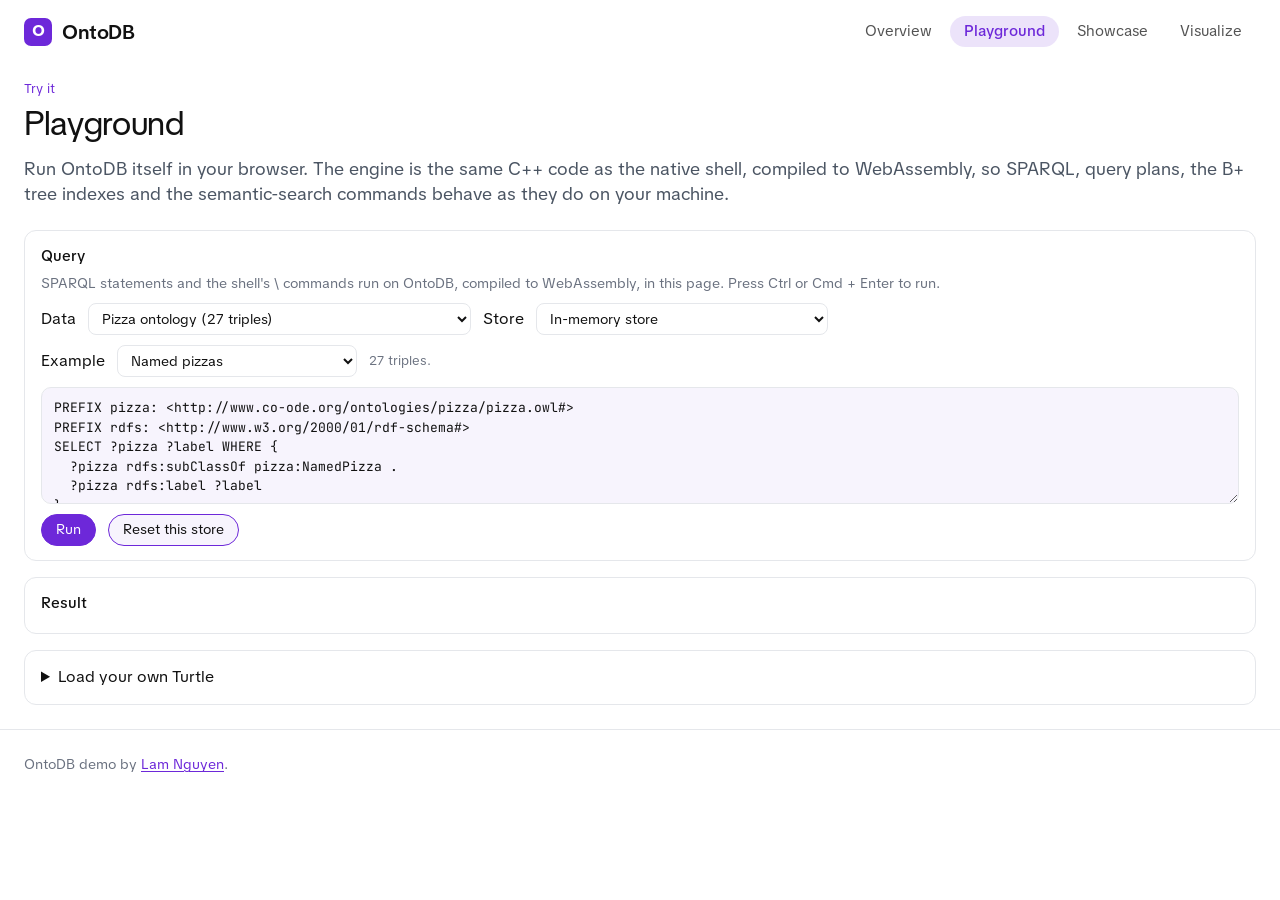
<file: playground.html>
<!DOCTYPE html>
<html lang="en">
<head>
<meta charset="utf-8">
<meta name="viewport" content="width=device-width, initial-scale=1">
<title>Playground — OntoDB demo</title>
<link rel="preconnect" href="https://fonts.googleapis.com">
<link rel="preconnect" href="https://fonts.gstatic.com" crossorigin>
<link href="https://fonts.googleapis.com/css2?family=TikTok+Sans:wght@400;500;600;700&family=JetBrains+Mono:wght@400;500&display=swap" rel="stylesheet">
<link rel="icon" href="favicon.svg" type="image/svg+xml">
<link rel="stylesheet" href="style.css">
</head>
<body>
<a class="skip" href="#content">Skip to content</a>
<style>
.dsh { --dsh-acc: #6d28d9; box-sizing: border-box; max-width: 1280px; margin: 0 auto; padding: 16px 24px; display: flex; align-items: center;
  justify-content: space-between; gap: 12px 24px; flex-wrap: wrap; font-family: "TikTok Sans", system-ui, -apple-system, sans-serif; line-height: 1.4; }
.dsh a { text-decoration: none; color: inherit; }
.dsh-logo { display: flex; align-items: center; gap: 10px; font-size: 20px; font-weight: 600; letter-spacing: -0.02em; }
.dsh-mark { width: 28px; height: 28px; border-radius: 7px; background: #6d28d9; color: #fff; display: grid; place-items: center; font-size: 16px; font-weight: 700; }
.dsh-nav { display: flex; flex-wrap: wrap; gap: 4px; }
.dsh-nav a { padding: 5px 14px; border-radius: 999px; font-size: 15px; opacity: 0.72; }
.dsh-nav a:hover { opacity: 1; }
.dsh-nav a[aria-current] { opacity: 1; color: var(--dsh-acc); background: color-mix(in srgb, var(--dsh-acc) 13%, transparent); font-weight: 500; }
@media (max-width: 640px) { .dsh { padding: 12px 16px; } .dsh-nav a { padding: 4px 10px; font-size: 14px; } }
@media (prefers-color-scheme: dark) { .dsh { --dsh-acc: #a78bfa; } }
</style>
<header class="dsh">
  <a class="dsh-logo" href="index.html"><span class="dsh-mark">O</span><span>OntoDB</span></a>
  <nav class="dsh-nav" aria-label="Demos"><a href="index.html">Overview</a><a href="playground.html" aria-current="page">Playground</a><a href="showcase/">Showcase</a><a href="visualize.html">Visualize</a></nav>
</header>
<main class="wrap demo-page" id="content">
<p class="kicker">Try it</p>
<h1>Playground</h1>
<p class="lede">Run OntoDB itself in your browser. The engine is the same C++ code as the native shell, compiled to WebAssembly, so SPARQL, query plans, the B+ tree indexes and the semantic-search commands behave as they do on your machine.</p>

<div role="group" id="playground" aria-label="OntoDB playground">Loading the playground…</div><script src="playground.js"></script>

</main>
<footer class="site">OntoDB demo by <a href="https://lamng3.com/">Lam Nguyen</a>.</footer>
</body>
</html>
</file>
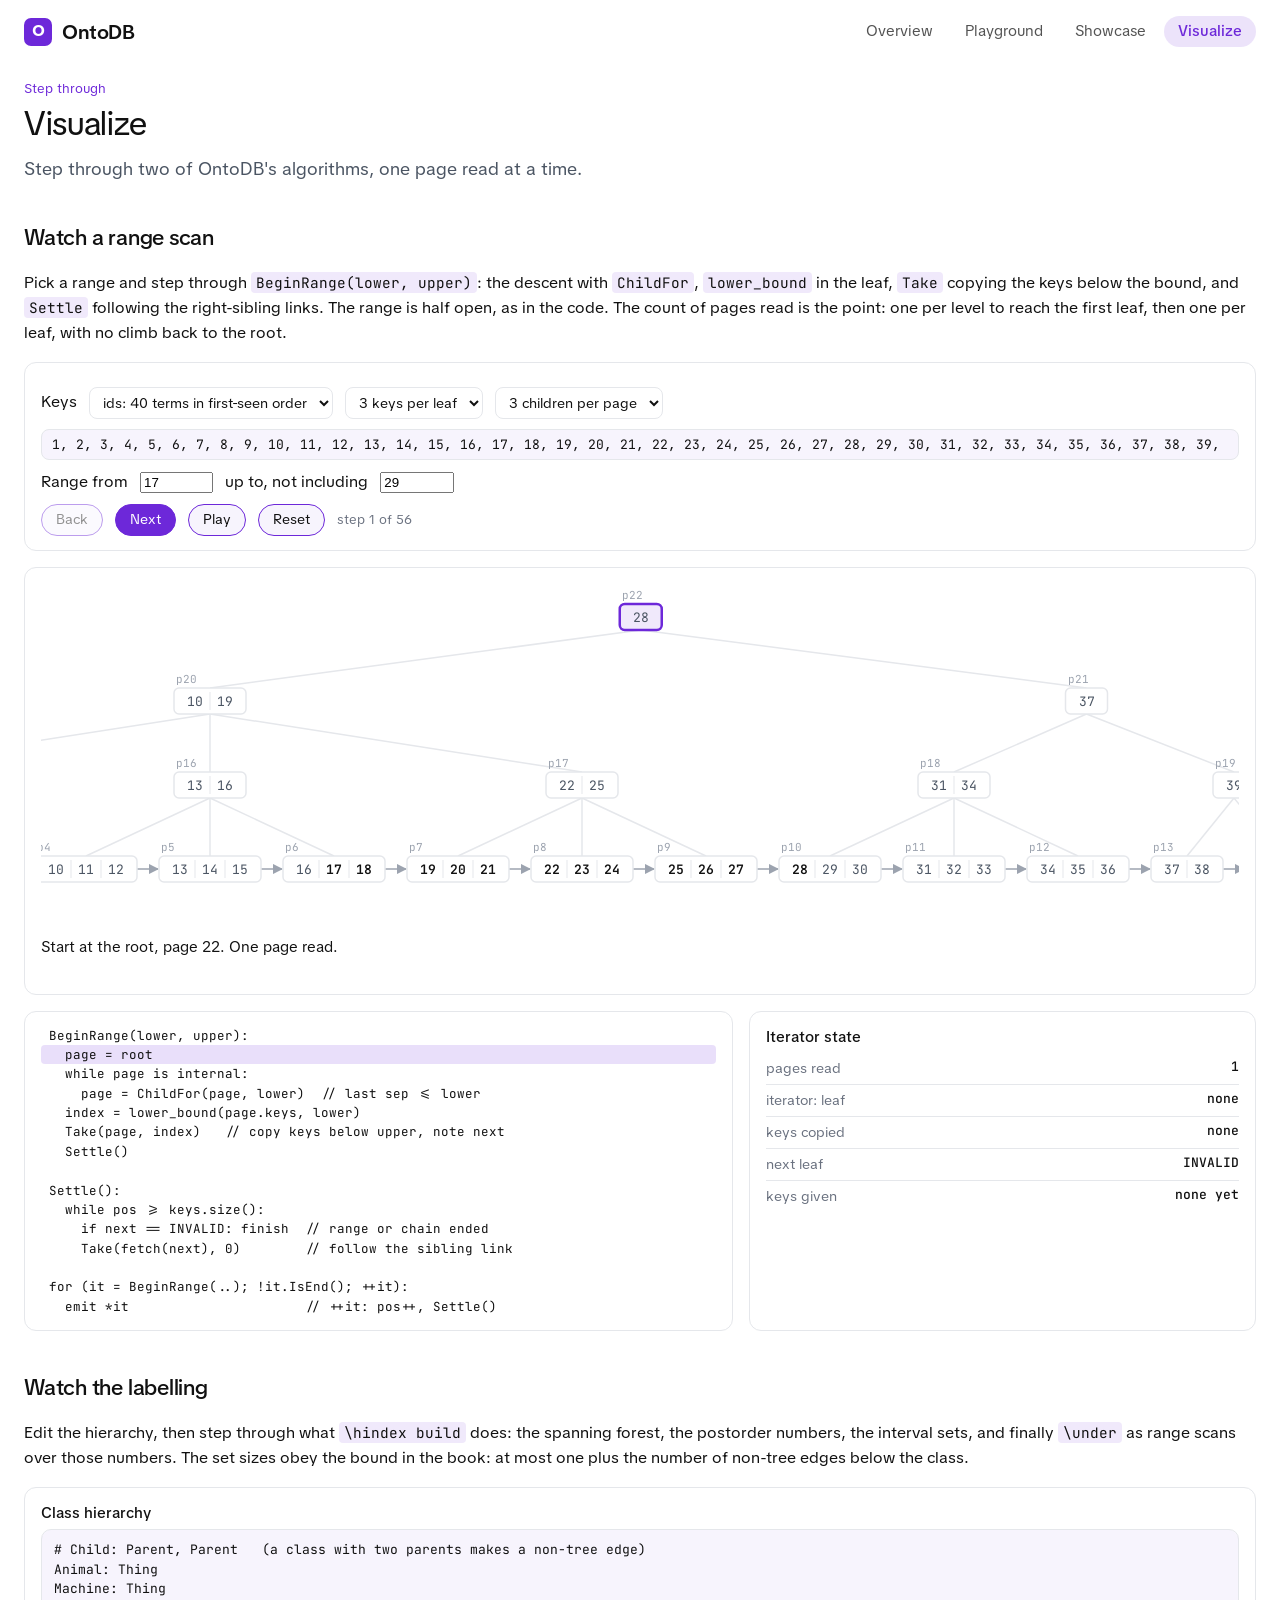
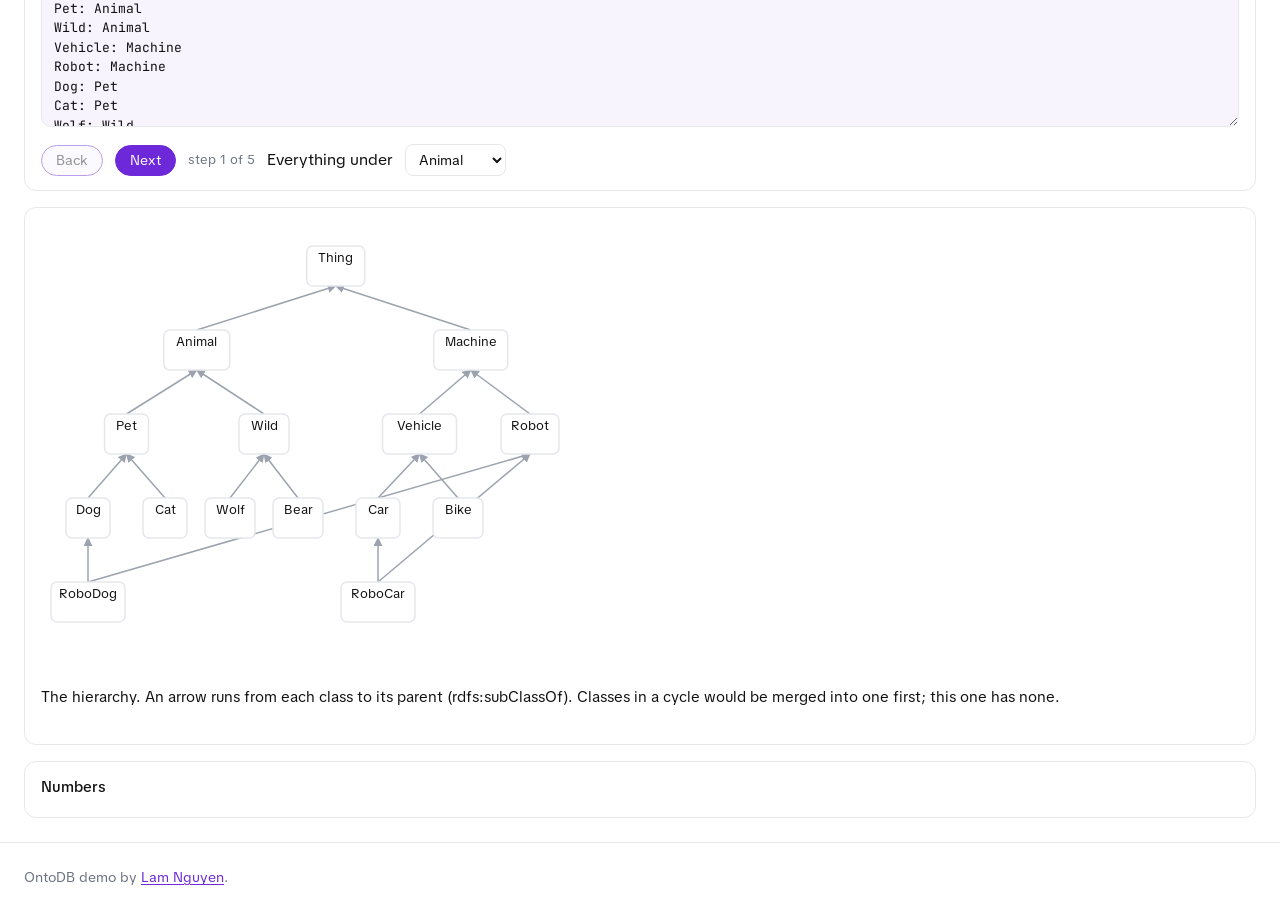
<file: visualize.html>
<!DOCTYPE html>
<html lang="en">
<head>
<meta charset="utf-8">
<meta name="viewport" content="width=device-width, initial-scale=1">
<title>Visualize — OntoDB demo</title>
<link rel="preconnect" href="https://fonts.googleapis.com">
<link rel="preconnect" href="https://fonts.gstatic.com" crossorigin>
<link href="https://fonts.googleapis.com/css2?family=TikTok+Sans:wght@400;500;600;700&family=JetBrains+Mono:wght@400;500&display=swap" rel="stylesheet">
<link rel="icon" href="favicon.svg" type="image/svg+xml">
<link rel="stylesheet" href="style.css">
</head>
<body>
<a class="skip" href="#content">Skip to content</a>
<style>
.dsh { --dsh-acc: #6d28d9; box-sizing: border-box; max-width: 1280px; margin: 0 auto; padding: 16px 24px; display: flex; align-items: center;
  justify-content: space-between; gap: 12px 24px; flex-wrap: wrap; font-family: "TikTok Sans", system-ui, -apple-system, sans-serif; line-height: 1.4; }
.dsh a { text-decoration: none; color: inherit; }
.dsh-logo { display: flex; align-items: center; gap: 10px; font-size: 20px; font-weight: 600; letter-spacing: -0.02em; }
.dsh-mark { width: 28px; height: 28px; border-radius: 7px; background: #6d28d9; color: #fff; display: grid; place-items: center; font-size: 16px; font-weight: 700; }
.dsh-nav { display: flex; flex-wrap: wrap; gap: 4px; }
.dsh-nav a { padding: 5px 14px; border-radius: 999px; font-size: 15px; opacity: 0.72; }
.dsh-nav a:hover { opacity: 1; }
.dsh-nav a[aria-current] { opacity: 1; color: var(--dsh-acc); background: color-mix(in srgb, var(--dsh-acc) 13%, transparent); font-weight: 500; }
@media (max-width: 640px) { .dsh { padding: 12px 16px; } .dsh-nav a { padding: 4px 10px; font-size: 14px; } }
@media (prefers-color-scheme: dark) { .dsh { --dsh-acc: #a78bfa; } }
</style>
<header class="dsh">
  <a class="dsh-logo" href="index.html"><span class="dsh-mark">O</span><span>OntoDB</span></a>
  <nav class="dsh-nav" aria-label="Demos"><a href="index.html">Overview</a><a href="playground.html">Playground</a><a href="showcase/">Showcase</a><a href="visualize.html" aria-current="page">Visualize</a></nav>
</header>
<main class="wrap demo-page" id="content">
<p class="kicker">Step through</p>
<h1>Visualize</h1>
<p class="lede">Step through two of OntoDB's algorithms, one page read at a time.</p>
<section class="demo-section"><h2>Watch a range scan</h2>
<p>Pick a range and step through <code>BeginRange(lower, upper)</code>: the descent with <code>ChildFor</code>, <code>lower_bound</code> in the leaf, <code>Take</code> copying the keys below the bound, and <code>Settle</code> following the right-sibling links. The range is half open, as in the code. The count of pages read is the point: one per level to reach the first leaf, then one per leaf, with no climb back to the root.</p>
<div role="group" id="btree-scan" aria-label="B+ tree range scan"></div><script src="btree-scan.js"></script><script src="btree-scan-ui.js"></script></section>
<section class="demo-section"><h2>Watch the labelling</h2>
<p>Edit the hierarchy, then step through what <code>\hindex build</code> does: the spanning forest, the postorder numbers, the interval sets, and finally <code>\under</code> as range scans over those numbers. The set sizes obey the bound in the book: at most one plus the number of non-tree edges below the class.</p>
<div role="group" id="intervals" aria-label="Interval labels"></div><script src="intervals.js"></script><script src="intervals-ui.js"></script></section>
</main>
<footer class="site">OntoDB demo by <a href="https://lamng3.com/">Lam Nguyen</a>.</footer>
</body>
</html>
</file>
<file: style.css>
:root {
  --primary: #6d28d9;
  --primary-5: rgba(109, 40, 217, 0.05);
  --primary-10: rgba(109, 40, 217, 0.1);
  --primary-15: rgba(109, 40, 217, 0.15);
  --primary-50: rgba(109, 40, 217, 0.5);
  --bg: #ffffff;
  --fg: #111111;
  --muted: #4b5563;
  --subtle: #6b7280;
  --faint: #9ca3af;
  --border: #e5e7eb;
  --warn: #a15c07;
  --warn-bg: rgba(161, 92, 7, 0.1);
  --bad: #b42318;
  --bad-bg: rgba(180, 35, 24, 0.09);
  --font: "TikTok Sans", ui-sans-serif, system-ui, -apple-system, "Segoe UI", sans-serif;
  --mono: "JetBrains Mono", ui-monospace, SFMono-Regular, Menlo, monospace;
}

@media (prefers-color-scheme: dark) {
  :root:not([data-theme="light"]) {
    --primary: #a78bfa;
    --primary-5: rgba(167, 139, 250, 0.06);
    --primary-10: rgba(167, 139, 250, 0.1);
    --primary-15: rgba(167, 139, 250, 0.16);
    --primary-50: rgba(167, 139, 250, 0.5);
    --bg: #111214;
    --fg: #ececec;
    --muted: #b4b8bf;
    --subtle: #9096a0;
    --faint: #6b7280;
    --border: #2a2d33;
    --warn: #f0b252;
    --warn-bg: rgba(240, 178, 82, 0.12);
    --bad: #ff8a80;
    --bad-bg: rgba(255, 138, 128, 0.12);
  }
}

* { box-sizing: border-box; }
html { -webkit-text-size-adjust: 100%; scroll-behavior: smooth; }
body { margin: 0; background: var(--bg); color: var(--fg); font-family: var(--font); font-size: 16px; line-height: 1.55; }
::selection { background: var(--primary-15); }
a { color: var(--primary); text-underline-offset: 0.15em; }
button { font: inherit; color: inherit; }
button:not(:disabled) { cursor: pointer; }
.wrap { max-width: 1280px; margin: 0 auto; padding: 0 24px; }
.skip { position: absolute; left: -999px; top: 0; }
.skip:focus { left: 8px; top: 8px; background: var(--bg); padding: 8px; z-index: 5; }

/* Header */
header.site { display: flex; align-items: center; justify-content: space-between; gap: 24px; padding: 16px 24px; max-width: 1280px; margin: 0 auto; }
.logo { display: flex; align-items: center; gap: 10px; text-decoration: none; color: var(--fg); font-size: 22px; font-weight: 600; letter-spacing: -0.02em; }
.logo-mark { width: 30px; height: 30px; border-radius: 8px; background: var(--primary); color: var(--bg); display: grid; place-items: center; font-size: 18px; font-weight: 700; }
.logo b { color: var(--primary); font-weight: 600; }
nav.site { display: flex; align-items: center; gap: 24px; }
nav.site a { text-decoration: none; color: var(--fg); }
nav.site a:hover { color: var(--primary); }
nav.site a.pill { background: var(--primary-15); padding: 4px 16px; border-radius: 999px; }
nav.site a.pill:hover { background: var(--primary-50); color: var(--fg); }

/* Hero */
.hero { padding: 40px 0 56px; display: grid; grid-template-columns: 5fr 4fr; gap: 48px; align-items: start; }
.hero h1 { font-size: 36px; line-height: 1.2; font-weight: 400; margin: 24px 0 20px; max-width: 42rem; letter-spacing: -0.01em; }
.hero .lede { font-size: 18px; line-height: 1.4; color: var(--muted); margin: 0 0 28px; max-width: 42rem; }
.install { background: var(--primary-5); border: 1px solid var(--primary); border-radius: 10px; padding: 10px 14px; font-family: var(--mono); font-size: 13.5px; white-space: pre; overflow-x: auto; margin: 0 0 16px; }
.install .prompt { color: var(--primary-50); user-select: none; }
.actions { display: flex; gap: 8px; flex-wrap: wrap; }
.btn { border: 1px solid var(--primary); background: var(--primary-5); color: var(--fg); border-radius: 999px; padding: 4px 14px; font-size: 14px; text-decoration: none; }
.btn:hover:not(:disabled) { background: var(--primary-15); }
.btn:disabled { opacity: 0.45; }
.btn.solid { background: var(--primary); color: var(--bg); }

/* Live demo card */
.demo-card { border: 1px solid var(--border); border-radius: 12px; padding: 16px; }
.demo-card .head { display: flex; justify-content: space-between; align-items: baseline; margin-bottom: 10px; gap: 8px; }
.demo-card h3 { margin: 0; font-size: 15px; font-weight: 500; }
.tag { font-size: 12px; color: var(--subtle); white-space: nowrap; }
.tag b { color: var(--primary); font-weight: 500; }
.mems { display: grid; gap: 6px; margin: 4px 0 12px; }
.mem { border: 1px solid var(--border); border-radius: 8px; padding: 6px 10px; font-size: 13.5px; background: transparent; text-align: left; width: 100%; display: grid; grid-template-columns: 1fr auto; gap: 2px 10px; }
.mem:hover:not(:disabled) { border-color: var(--primary-50); }
.mem[aria-pressed="true"] { border-color: var(--primary); background: var(--primary-5); }
.mem .key { font-family: var(--mono); font-size: 12px; color: var(--subtle); }
.mem .txt { grid-column: 1; }
.mem.hidden { display: none; }
.chip { font-size: 11.5px; padding: 1px 8px; border-radius: 999px; align-self: start; grid-row: 1 / span 2; grid-column: 2; }
.chip.live { background: var(--primary-10); color: var(--primary); }
.chip.stale { background: var(--warn-bg); color: var(--warn); }
.chip.retracted { background: var(--bad-bg); color: var(--bad); }
.slider { display: grid; grid-template-columns: auto 1fr auto; gap: 10px; align-items: center; font-size: 13px; color: var(--subtle); }
.slider input { width: 100%; accent-color: var(--primary); }
.logline { font-family: var(--mono); font-size: 12px; color: var(--subtle); min-height: 2.9em; margin: 10px 0 0; }
.logline b { color: var(--fg); font-weight: 500; }
.note { font-size: 12.5px; color: var(--subtle); margin: 12px 0 0; }

/* Sections */
section.block { padding: 40px 0; border-top: 1px solid var(--border); }
section.block h2 { font-size: 20px; font-weight: 400; margin: 0 0 8px; }
section.block .sub { margin: 0 0 20px; font-size: 14px; color: var(--subtle); }
.cards { display: grid; grid-template-columns: repeat(auto-fill, minmax(260px, 1fr)); gap: 12px; }
a.card, div.card { border: 1px solid var(--border); border-radius: 12px; padding: 14px 16px; text-decoration: none; color: var(--fg); display: block; }
a.card:hover { border-color: var(--primary-50); background: var(--primary-5); }
a.card strong, div.card strong { display: block; font-weight: 500; margin-bottom: 2px; }
a.card span, div.card span { font-size: 14px; color: var(--muted); }

/* Manual */
.layout { max-width: 1280px; margin: 0 auto; padding: 0 24px; display: grid; grid-template-columns: 240px minmax(0, 1fr); gap: 48px; }
.nav { position: sticky; top: 0; align-self: start; max-height: 100vh; overflow-y: auto; padding: 8px 0 32px; font-size: 14px; }
.nav a { display: block; padding: 3px 10px; border-radius: 6px; text-decoration: none; color: var(--muted); }
.nav a:hover { color: var(--fg); background: var(--primary-5); }
.nav a[aria-current="page"] { color: var(--primary); background: var(--primary-10); font-weight: 500; }
.nav-part { margin: 18px 10px 4px; font-size: 11.5px; letter-spacing: 0.06em; text-transform: uppercase; color: var(--faint); }
.brand-desk { display: none; }
.search { width: 100%; padding: 6px 12px; border: 1px solid var(--border); border-radius: 999px; background: transparent; color: var(--fg); font: inherit; font-size: 14px; }
.search:focus { outline: 0; border-color: var(--primary); }
#results { list-style: none; padding: 0 0 0 10px; margin: 8px 0; }
#results li { margin: 4px 0; }
main { padding: 8px 0 64px; min-width: 0; max-width: 780px; }
.kicker { margin: 16px 0 0; font-size: 13px; color: var(--primary); }
h1 { font-size: 34px; font-weight: 400; line-height: 1.2; letter-spacing: -0.01em; margin: 4px 0 12px; }
.lede { font-size: 18px; line-height: 1.4; color: var(--muted); margin: 0 0 24px; }
h2 { font-size: 22px; font-weight: 500; margin: 40px 0 8px; letter-spacing: -0.01em; }
h3 { font-size: 17px; font-weight: 500; margin: 28px 0 6px; }
p, li { overflow-wrap: anywhere; }
li { margin: 3px 0; }
.toc { border: 1px solid var(--border); border-radius: 10px; padding: 10px 16px; margin: 0 0 24px; font-size: 14px; }
.toc strong { font-weight: 500; }
.toc ol { margin: 4px 0 0; padding-left: 1.2rem; }
.toc a { text-decoration: none; }
.callout { border-radius: 10px; padding: 10px 16px; margin: 18px 0; font-size: 15px; background: var(--primary-5); border-left: 3px solid var(--primary); }
.callout p:first-of-type { margin-top: 0; }
.callout p:last-child { margin-bottom: 0; }
.callout .label { display: block; font-size: 11.5px; letter-spacing: 0.06em; text-transform: uppercase; color: var(--primary); margin-bottom: 2px; }
.callout.next, .callout.warning { background: var(--warn-bg); border-color: var(--warn); }
.callout.next .label, .callout.warning .label { color: var(--warn); }
pre { background: var(--primary-5); border: 1px solid var(--border); border-radius: 10px; padding: 12px 14px; overflow-x: auto; font-family: var(--mono); font-size: 13.5px; line-height: 1.5; }
code { font-family: var(--mono); font-size: 0.9em; }
p code, li code, td code { background: var(--primary-10); border-radius: 4px; padding: 1px 5px; }
table { border-collapse: collapse; width: 100%; margin: 16px 0; font-size: 14.5px; display: block; overflow-x: auto; }
th, td { text-align: left; padding: 7px 12px; border-bottom: 1px solid var(--border); vertical-align: top; }
th { font-weight: 500; color: var(--subtle); }
footer.site { max-width: 1280px; margin: 0 auto; padding: 24px; border-top: 1px solid var(--border); font-size: 13.5px; color: var(--subtle); }
.nav-toggle, .nav-button { display: none; }

@media (max-width: 900px) {
  .hero { grid-template-columns: 1fr; gap: 28px; }
  .hero h1 { font-size: 30px; margin-top: 8px; }
  .layout { grid-template-columns: 1fr; gap: 0; }
  .nav { position: static; max-height: none; display: none; border-bottom: 1px solid var(--border); margin-bottom: 12px; }
  .nav-toggle:checked ~ .layout .nav { display: block; }
  .nav-button { display: inline-block; border: 1px solid var(--border); border-radius: 999px; padding: 2px 14px; font-size: 14px; }
  .brand-desk { display: block; font-weight: 500; padding: 4px 10px; }
  nav.site a:not(.pill) { display: none; }
  .wrap, .layout { padding: 0 16px; }
  header.site { padding: 12px 16px; }
}
.eyebrow { font-size: 12px; letter-spacing: 0.08em; text-transform: uppercase; color: var(--subtle); margin: 24px 0 4px; }
.prose-home { max-width: 780px; }
.prose-home h2 { margin-top: 28px; }

/* Query demo */
.tabs { display: flex; flex-wrap: wrap; gap: 6px; margin-bottom: 10px; }
.tab { border: 1px solid var(--border); background: transparent; border-radius: 999px; padding: 2px 12px; font-size: 13px; }
.tab[aria-selected="true"] { border-color: var(--primary); background: var(--primary-10); color: var(--primary); }
.demo-card .q { margin: 0 0 8px; font-size: 14.5px; }
.demo-card pre { margin: 0 0 10px; font-size: 12.5px; }
.out { min-height: 8.5em; max-height: 22em; overflow: auto; }

/* Phones: let grid children shrink so wide code scrolls inside its box instead of widening the page */
.hero > *, .layout > *, .demo-card, .cards > * { min-width: 0; }
.install, pre { max-width: 100%; }
.demo-card pre, .demo-card .bars { overflow-x: auto; }
@media (max-width: 900px) {
  body { overflow-x: hidden; }
  .bar { grid-template-columns: 5em 1fr 2.4em 3.2em; }
}
@media (max-width: 900px) {
  header.site { gap: 8px; }
  nav.site { gap: 8px; }
  .logo { font-size: 19px; gap: 8px; }
  nav.site a.pill { padding: 3px 10px; white-space: nowrap; font-size: 14px; }
}
body:not(:has(.layout)) .nav-button { display: none; }
/* Previous and next */
.pager { display: flex; justify-content: space-between; gap: 16px; margin: 40px 0 0; padding-top: 18px; border-top: 1px solid var(--border); }
.pager a { display: block; border: 1px solid var(--border); border-radius: 12px; padding: 10px 16px; text-decoration: none; color: var(--fg); min-width: 0; max-width: 48%; }
.pager a:hover { border-color: var(--primary-50); background: var(--primary-5); }
.pager a span { display: block; font-size: 12px; color: var(--subtle); }
.pager .next { margin-left: auto; text-align: right; }

.try { margin: 0 0 12px; padding: 7px 12px; border-radius: 8px; background: var(--primary-10); font-size: 13.5px; }

/* Playground (pg.js) */
.pg { margin: 8px 0 24px; display: grid; gap: 16px; }
.pg-panel { border: 1px solid var(--border); border-radius: 12px; padding: 14px 16px; min-width: 0; }
.pg-panel > h3 { font-size: 15px; font-weight: 500; margin: 0 0 4px; }
.pg-panel > .pg-sub { font-size: 13.5px; color: var(--subtle); margin: 0 0 10px; }
.pg textarea { width: 100%; min-height: 9em; resize: vertical; border: 1px solid var(--border); border-radius: 10px; background: var(--primary-5); color: var(--fg); font: 13px/1.5 var(--mono); padding: 10px 12px; tab-size: 2; }
.pg textarea:focus, .pg select:focus, .pg input:focus { outline: 2px solid var(--primary); outline-offset: 1px; }
.pg select, .pg input[type="text"], .pg input[type="password"], .pg input[type="search"] { border: 1px solid var(--border); background: transparent; color: var(--fg); border-radius: 8px; padding: 5px 9px; font: inherit; font-size: 14px; max-width: 100%; }
.pg-row { display: flex; flex-wrap: wrap; gap: 8px 12px; align-items: center; margin: 10px 0 0; }
.pg-row .grow { flex: 1 1 14em; }
.pg-status { font-size: 13px; color: var(--subtle); }
.pg-line { font-size: 13.5px; color: var(--subtle); margin: 8px 0 0; }
.pg-line b { color: var(--fg); font-weight: 500; }
.pg-note { font-size: 13px; color: var(--subtle); margin: 8px 0 0; }
.pg-pre { font: 12.5px/1.5 var(--mono); background: var(--primary-5); border: 1px solid var(--border); border-radius: 10px; padding: 10px 12px; overflow: auto; margin: 8px 0 0; white-space: pre-wrap; }
.pg-scroll { overflow: auto; max-height: 26em; border: 1px solid var(--border); border-radius: 10px; margin-top: 10px; }
.pg-table { border-collapse: collapse; width: 100%; font-size: 13px; display: table; margin: 0; }
.pg-table th, .pg-table td { text-align: left; padding: 6px 10px; border-bottom: 1px solid var(--border); font-family: var(--mono); font-size: 12.5px; white-space: nowrap; }
.pg-table th { position: sticky; top: 0; background: var(--bg); color: var(--subtle); font-weight: 500; }
.pg-table tr:last-child td { border-bottom: 0; }
.pg-table td.pg-iri { color: var(--primary); } .pg-table td.pg-literal { color: var(--fg); } .pg-table td.pg-blank, .pg-table td.pg-unbound { color: var(--faint); }
.pg-error { border-left: 3px solid var(--bad, #b42318); background: color-mix(in srgb, var(--bad, #b42318) 10%, transparent); border-radius: 0 10px 10px 0; padding: 8px 12px; font: 13px/1.5 var(--mono); margin-top: 10px; white-space: pre-wrap; }
.pg-field { display: grid; gap: 3px; font-size: 12.5px; color: var(--subtle); }
.pg-field input { width: 100%; }
.pg-llm { display: grid; grid-template-columns: repeat(auto-fit, minmax(12em, 1fr)); gap: 10px; }
.pg-cols { display: grid; grid-template-columns: minmax(0, 1fr) minmax(0, 1fr); gap: 16px; }
@media (max-width: 900px) { .pg-cols { grid-template-columns: minmax(0, 1fr); } }
.pg-tag { display: inline-block; font-size: 11.5px; padding: 0 8px; border-radius: 999px; border: 1px solid var(--border); color: var(--subtle); }
.pg-tag.ok { border-color: var(--primary-50); color: var(--primary); background: var(--primary-10); }
.pg-tag.bad { border-color: var(--bad, #b42318); color: var(--bad, #b42318); }
.plan { list-style: none; margin: 8px 0 0; padding: 0; font: 12.5px/1.6 var(--mono); }
.plan li { display: flex; flex-wrap: wrap; gap: 4px 10px; align-items: baseline; padding-left: calc(var(--d) * 18px); }
.plan .op { color: var(--fg); } .plan .est { color: var(--subtle); }
.plan .rows { font-size: 11.5px; padding: 0 8px; border-radius: 999px; background: var(--primary-10); color: var(--primary); }
.plan .rows.off { background: color-mix(in srgb, var(--warn, #a15c07) 14%, transparent); color: var(--warn, #a15c07); }

.btn.solid:hover:not(:disabled) { background: var(--primary); color: var(--bg); filter: brightness(1.12); }
.btn.solid:disabled { opacity: 0.5; }
main:has(.pg) { max-width: none; }
.pg input[type="range"] { accent-color: var(--primary); }
.pg progress { accent-color: var(--primary); width: 10em; height: 8px; }

/* B+ tree range-scan stepper (btree-scan.js) */
.bt .pg-row input[type="number"] { width: 5.5em; }
.bt .pg-row input[type="text"] { width: 100%; border: 1px solid var(--border); border-radius: 8px; background: var(--primary-5); color: var(--fg); font: 13px var(--mono); padding: 6px 10px; }
.bt-svg { overflow-x: auto; }
.bt-svg svg { display: block; max-width: none; }
.bt-msg { margin: 10px 0 0; min-height: 3em; font-size: 14.5px; }
.bt-node rect { fill: var(--bg); stroke: var(--border); stroke-width: 1.5; }
.bt-node.seen rect { stroke: var(--primary-50); fill: var(--primary-5); }
.bt-node.now rect { stroke: var(--primary); stroke-width: 2.5; fill: var(--primary-10); }
.bt-pid { font: 11px var(--mono); fill: var(--faint); }
.bt-key { font: 13px var(--mono); fill: var(--muted); }
.bt-key.in { fill: var(--fg); font-weight: 600; }
.bt-key.out { fill: var(--primary); font-weight: 700; text-decoration: underline; }
.bt-key.cur { fill: var(--warn); }
.bt-sep { stroke: var(--border); }
.bt-edge { stroke: var(--border); stroke-width: 1.5; }
.bt-edge.taken { stroke: var(--primary); stroke-width: 2.5; }
.bt-link { stroke: var(--faint); stroke-width: 1.5; fill: none; }
.bt-link.taken { stroke: var(--primary); stroke-width: 2.5; }
.bt-arrowhead { fill: var(--faint); }
.bt-cols { display: grid; grid-template-columns: minmax(0, 1.4fr) minmax(0, 1fr); gap: 16px; }
@media (max-width: 900px) { .bt-cols { grid-template-columns: minmax(0, 1fr); } }
.bt-code { margin: 0; padding: 0; background: none; border: 0; font-size: 12.5px; line-height: 1.55; white-space: pre; }
.bt-line { display: block; padding: 0 8px; border-radius: 4px; }
.bt-line.on { background: var(--primary-15); color: var(--fg); }
.bt-row { display: flex; justify-content: space-between; gap: 12px; padding: 5px 0; border-bottom: 1px solid var(--border); font-size: 13.5px; }
.bt-row:last-child { border-bottom: 0; }
.bt-row span { color: var(--subtle); }
.bt-row b { font: 500 13px var(--mono); text-align: right; overflow-wrap: anywhere; }

/* Interval-label demo (intervals.js) */
.iv-node rect { fill: var(--bg); stroke: var(--border); stroke-width: 1.5; }
.iv-node text { font: 13px var(--font); fill: var(--fg); }
.iv-node.hit rect { fill: var(--primary-10); stroke: var(--primary-50); }
.iv-node.asked rect { fill: var(--primary-15); stroke: var(--primary); stroke-width: 2.5; }
.iv-node .iv-post { font: 600 12px var(--mono); fill: var(--primary); }
.iv-node .iv-set { font: 11.5px var(--mono); fill: var(--subtle); }
.iv-edge { fill: none; stroke: var(--faint); stroke-width: 1.5; }
.iv-edge.extra { stroke-dasharray: 5 4; stroke: var(--warn); }
.iv-cells { display: flex; flex-wrap: wrap; gap: 4px; margin-top: 6px; }
.iv-cell { border: 1px solid var(--border); border-radius: 6px; padding: 2px 7px; display: grid; text-align: center; min-width: 3.4em; }
.iv-cell span { font: 11px var(--mono); color: var(--faint); }
.iv-cell b { font: 500 12px var(--font); color: var(--muted); }
.iv-cell.run { background: var(--primary-10); border-color: var(--primary-50); }
.iv-cell.run b { color: var(--fg); }
.iv-cell.run2 { background: var(--warn-bg); border-color: var(--warn); }
.iv-cell.run3 { background: var(--bad-bg); border-color: var(--bad); }
.bt textarea { width: 100%; font: 13px/1.5 var(--mono); }

/* Demo site */
main.demo-page { max-width: 1100px; }
main.demo-page:has(.pg, .arena) { max-width: 1280px; }
.demo-section { margin-top: 40px; }
</file>
